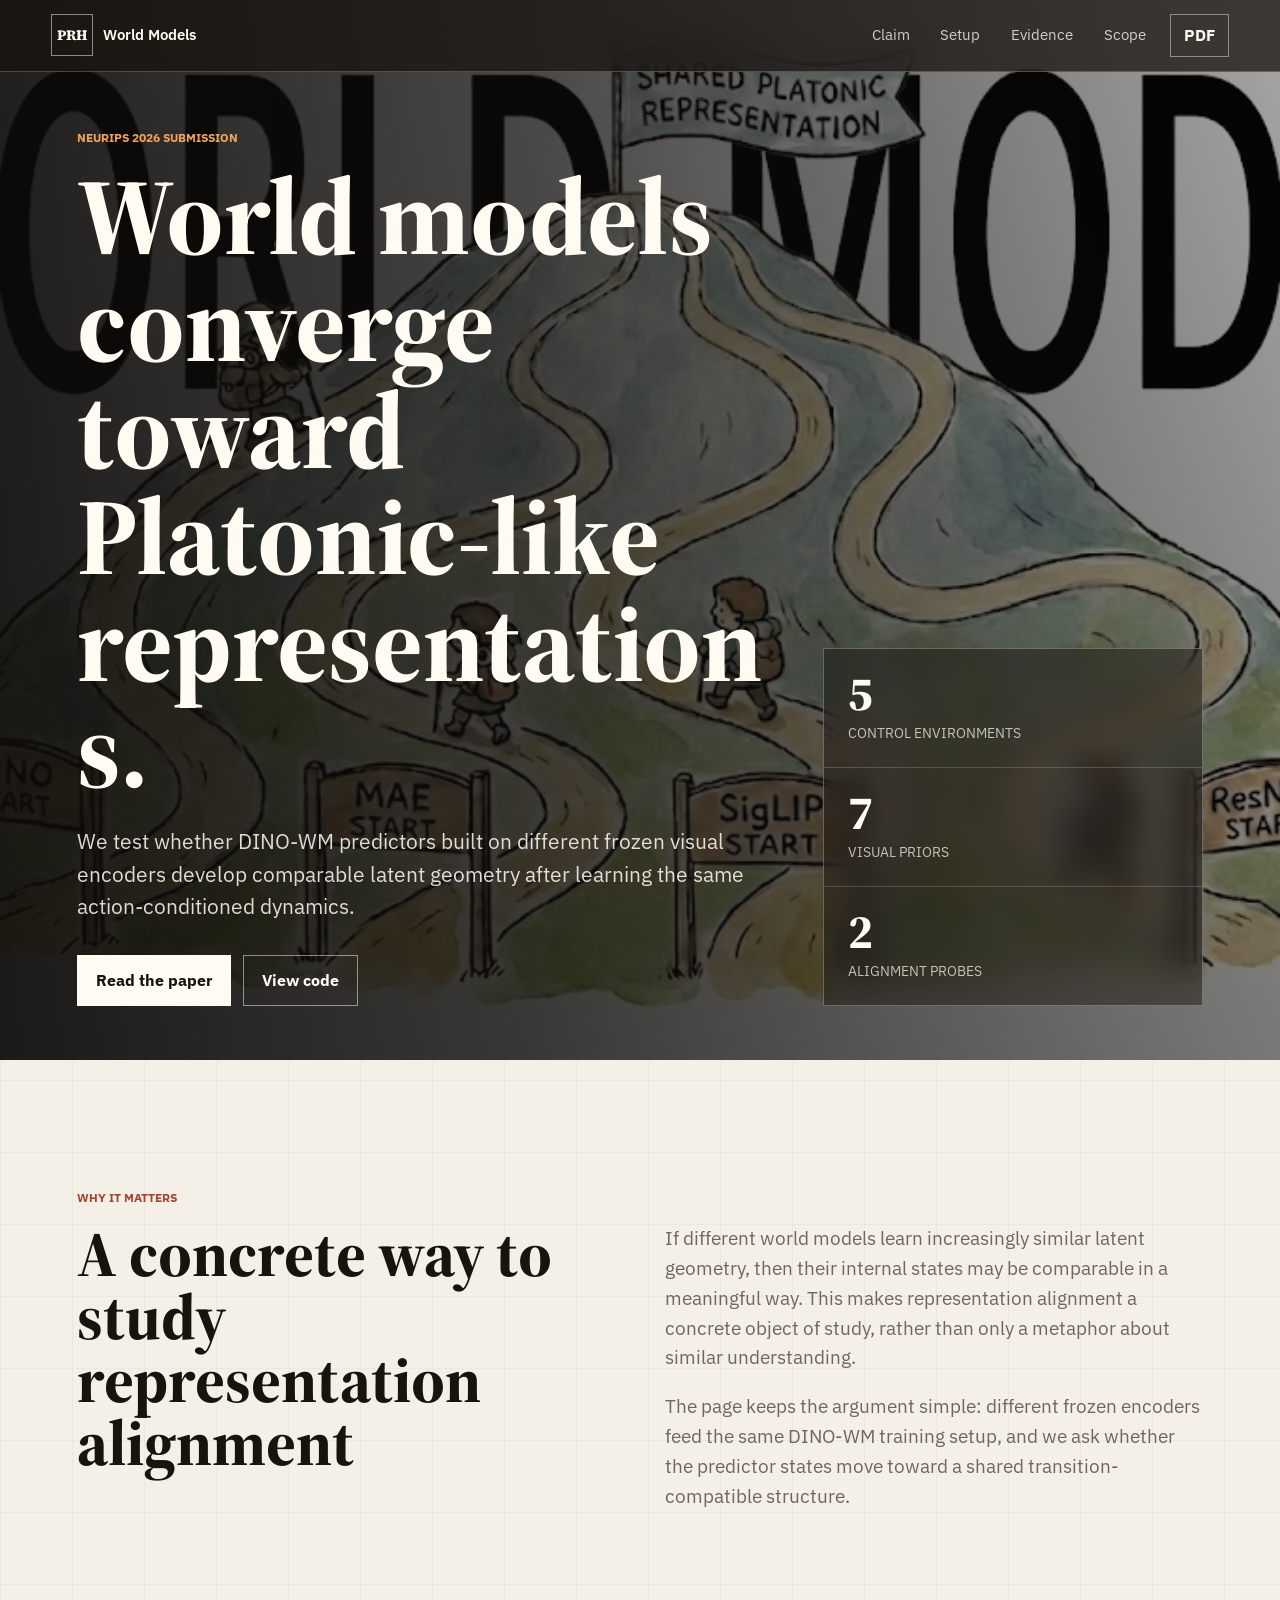
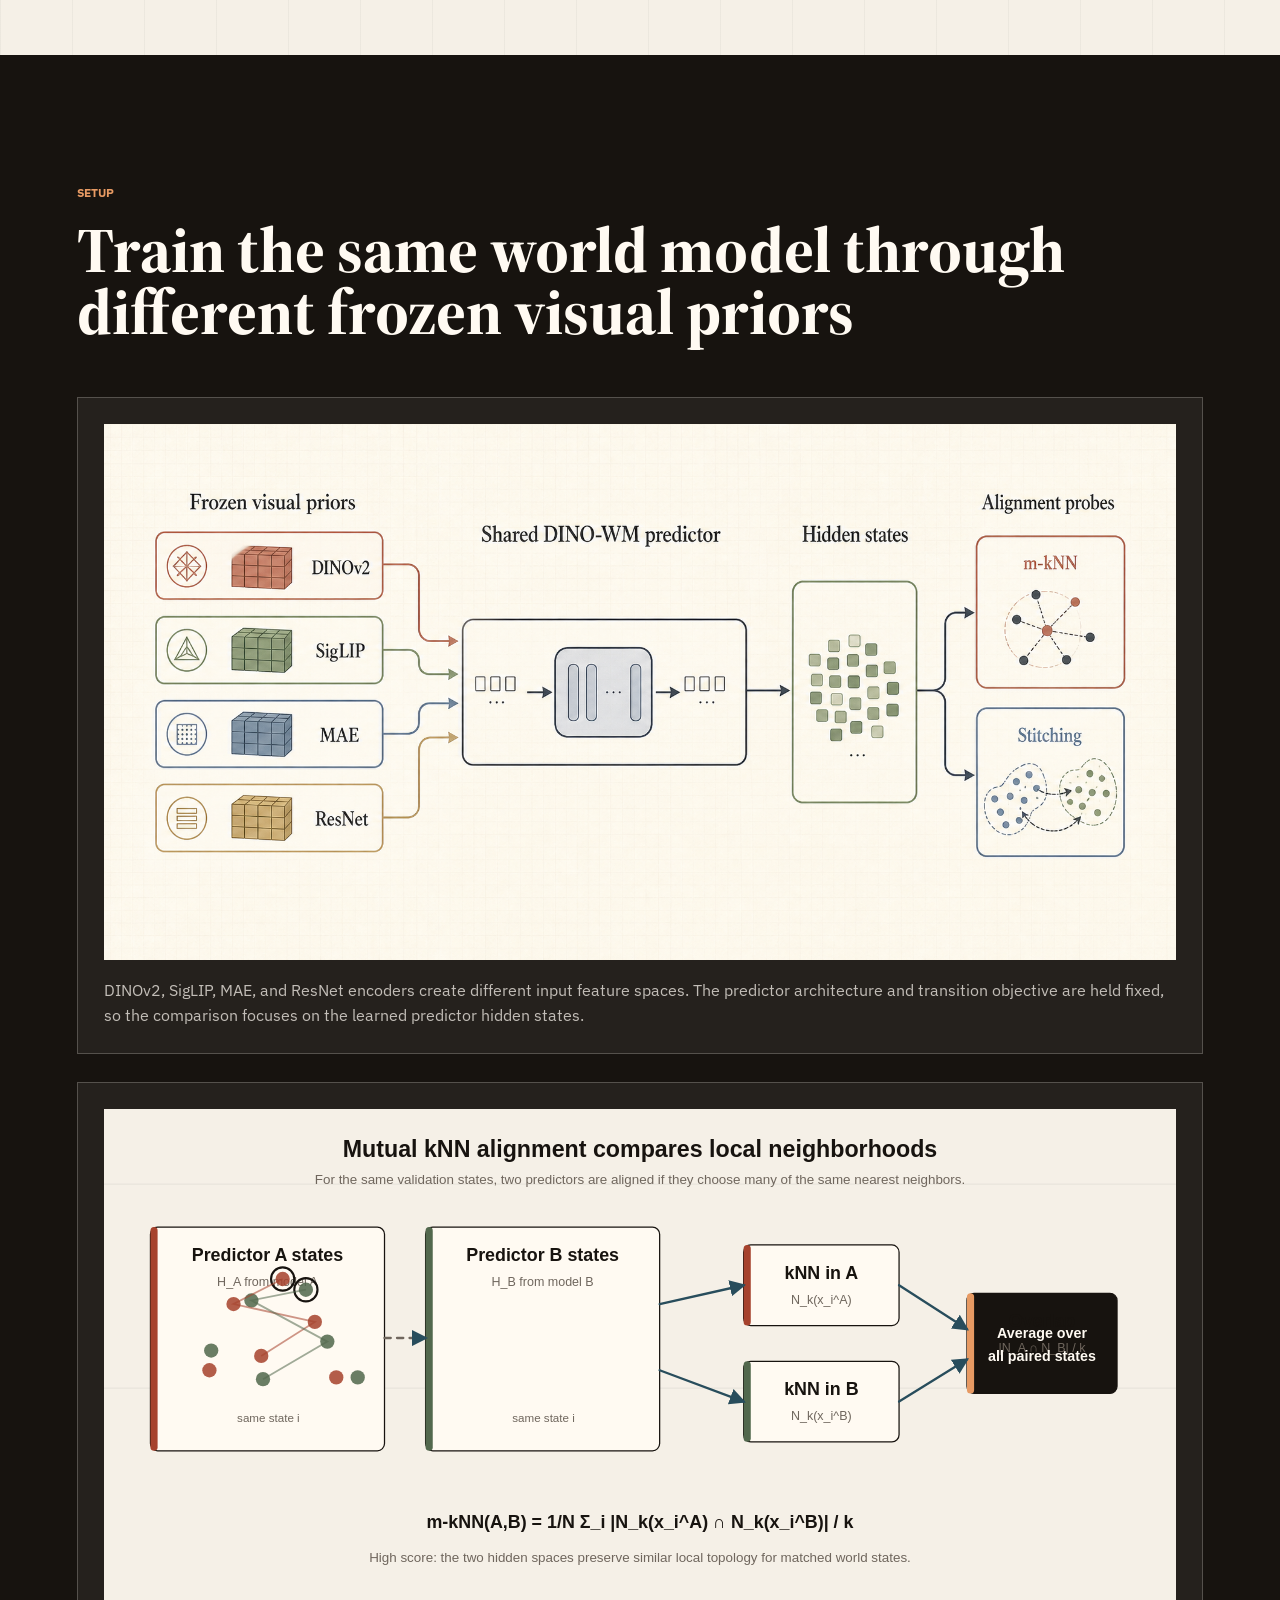
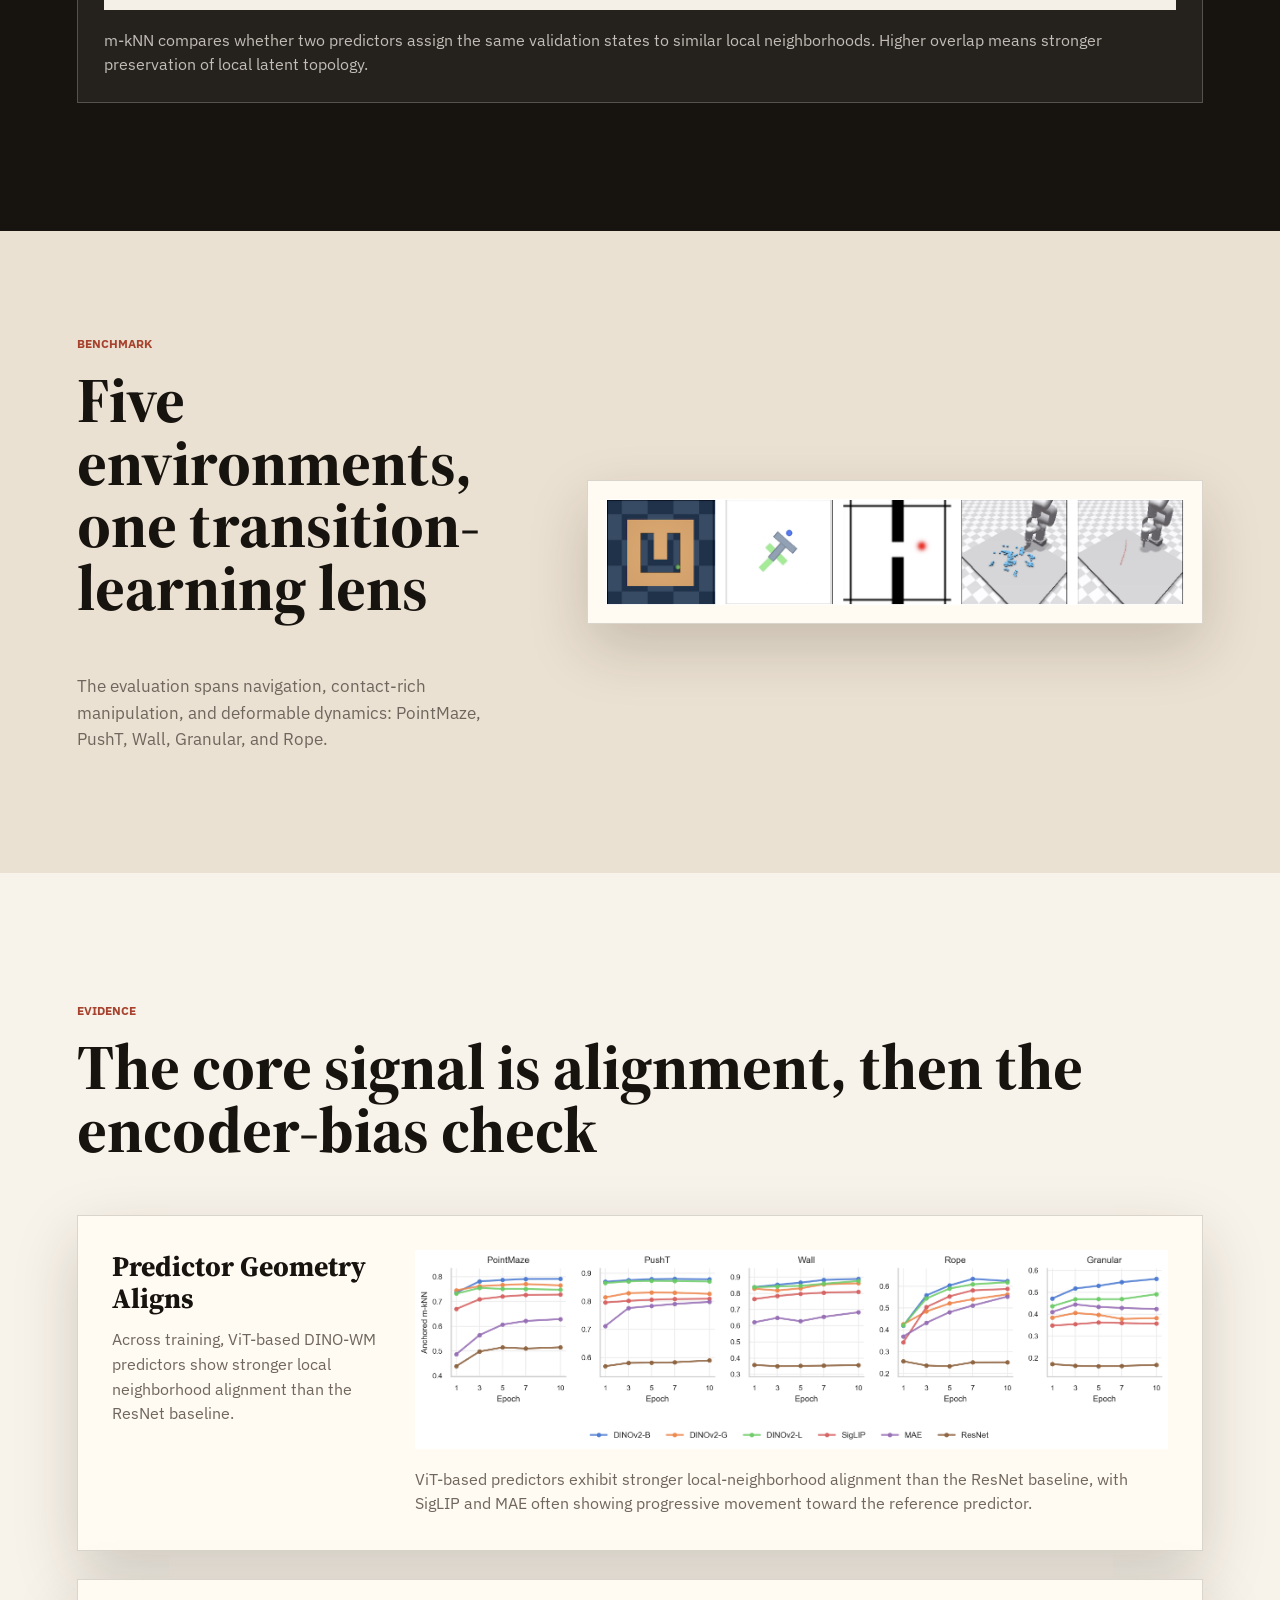
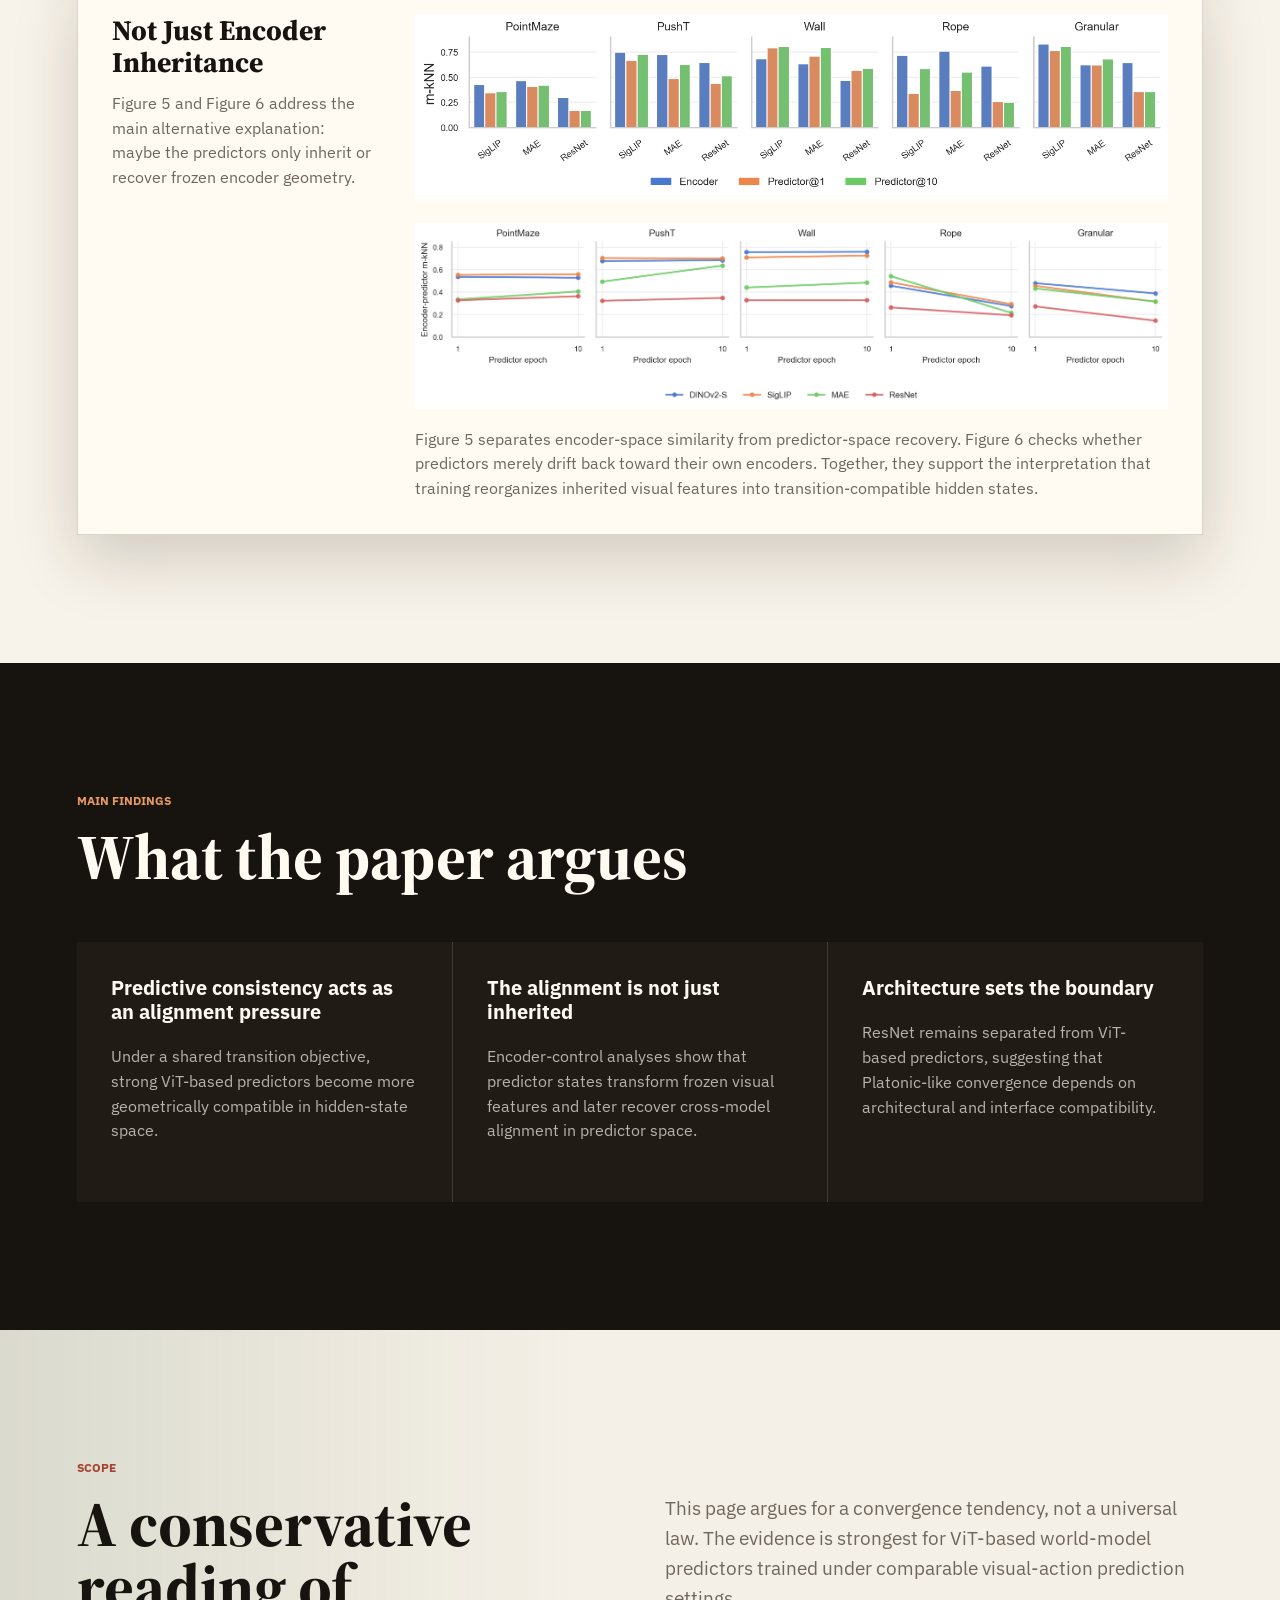
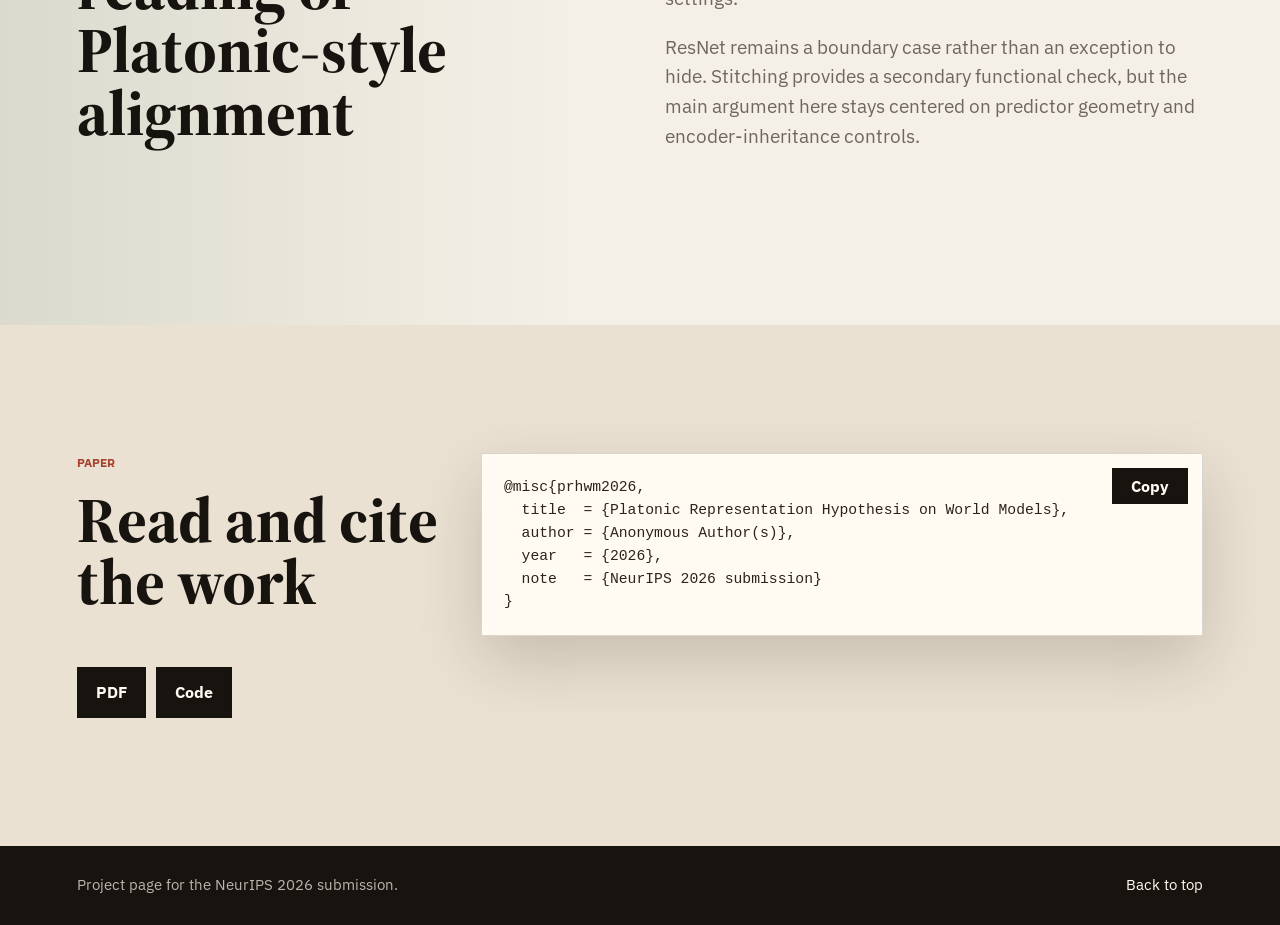
<file: index.html>
<!doctype html>
<html lang="en">
  <head>
    <meta charset="utf-8">
    <meta name="viewport" content="width=device-width, initial-scale=1">
    <title>Platonic Representation Hypothesis on World Models</title>
    <meta
      name="description"
      content="Project page for the NeurIPS 2026 paper: Platonic Representation Hypothesis on World Models."
    >
    <meta property="og:title" content="Platonic Representation Hypothesis on World Models">
    <meta
      property="og:description"
      content="A study of whether action-conditioned world models trained with different visual priors develop shared latent transition structure."
    >
    <meta property="og:image" content="assets/prh-wm/platonic-hypothesis.jpg">
    <meta property="og:type" content="website">
    <link
      rel="icon"
      href="data:image/svg+xml,%3Csvg xmlns='http://www.w3.org/2000/svg' viewBox='0 0 64 64'%3E%3Crect width='64' height='64' fill='%2317130f'/%3E%3Ctext x='32' y='39' text-anchor='middle' font-family='Georgia,serif' font-size='20' font-weight='700' fill='%23fffaf2'%3EPRH%3C/text%3E%3C/svg%3E"
    >
    <link rel="preconnect" href="https://fonts.googleapis.com">
    <link rel="preconnect" href="https://fonts.gstatic.com" crossorigin>
    <link
      href="https://fonts.googleapis.com/css2?family=IBM+Plex+Sans:wght@400;500;600;700&family=Source+Serif+4:opsz,wght@8..60,500;8..60,650;8..60,750&display=swap"
      rel="stylesheet"
    >
    <link rel="stylesheet" href="styles.css">
  </head>
  <body>
    <header class="site-header" aria-label="Primary navigation">
      <a class="mark" href="#top" aria-label="Back to top">
        <span class="mark-glyph">PRH</span>
        <span class="mark-text">World Models</span>
      </a>
      <nav class="nav-links" aria-label="Page sections">
        <a href="#claim">Claim</a>
        <a href="#setup">Setup</a>
        <a href="#evidence">Evidence</a>
        <a href="#limitations">Scope</a>
      </nav>
      <a class="nav-action" href="assets/prh-wm/prh-wm-neurips2026.pdf">PDF</a>
    </header>

    <main id="top">
      <section class="hero" aria-labelledby="paper-title">
        <div class="hero-media" aria-hidden="true">
          <img src="assets/prh-wm/platonic-hypothesis.jpg" alt="">
        </div>
        <div class="hero-overlay"></div>
        <div class="hero-content">
          <p class="venue">NeurIPS 2026 submission</p>
          <h1 id="paper-title">World models converge toward Platonic-like representations.</h1>
          <p class="hero-copy">
            We test whether DINO-WM predictors built on different frozen visual encoders
            develop comparable latent geometry after learning the same action-conditioned
            dynamics.
          </p>
          <div class="hero-actions" aria-label="Project links">
            <a class="button primary" href="assets/prh-wm/prh-wm-neurips2026.pdf">Read the paper</a>
            <a class="button secondary" href="https://github.com/sellerbubble/dino_wm">View code</a>
          </div>
        </div>
        <aside class="hero-stats" aria-label="Study overview">
          <div>
            <span class="stat-value">5</span>
            <span class="stat-label">control environments</span>
          </div>
          <div>
            <span class="stat-value">7</span>
            <span class="stat-label">visual priors</span>
          </div>
          <div>
            <span class="stat-value">2</span>
            <span class="stat-label">alignment probes</span>
          </div>
        </aside>
      </section>

      <section id="claim" class="section question-section">
        <div class="section-kicker">Why It Matters</div>
        <div class="split">
          <div>
            <h2>A concrete way to study representation alignment</h2>
          </div>
          <div class="prose">
            <p>
              If different world models learn increasingly similar latent geometry, then
              their internal states may be comparable in a meaningful way. This makes
              representation alignment a concrete object of study, rather than only a
              metaphor about similar understanding.
            </p>
            <p>
              The page keeps the argument simple: different frozen encoders feed the same
              DINO-WM training setup, and we ask whether the predictor states move toward
              a shared transition-compatible structure.
            </p>
          </div>
        </div>
      </section>

      <section id="setup" class="section method-section" aria-labelledby="setup-title">
        <div class="section-kicker">Setup</div>
        <h2 id="setup-title">Train the same world model through different frozen visual priors</h2>
        <div class="diagram-stack">
          <figure class="diagram-card">
            <img
              src="assets/prh-wm/setup-generated.png"
              alt="Conceptual diagram of frozen visual priors feeding a shared DINO-WM predictor."
            >
            <figcaption>
              DINOv2, SigLIP, MAE, and ResNet encoders create different input feature
              spaces. The predictor architecture and transition objective are held fixed,
              so the comparison focuses on the learned predictor hidden states.
            </figcaption>
          </figure>
          <figure class="diagram-card">
            <img
              src="assets/prh-wm/mknn-method.svg"
              alt="Diagram showing mutual k-nearest-neighbor alignment between two predictor hidden-state spaces."
            >
            <figcaption>
              m-kNN compares whether two predictors assign the same validation states to
              similar local neighborhoods. Higher overlap means stronger preservation of
              local latent topology.
            </figcaption>
          </figure>
        </div>
      </section>

      <section class="figure-band" aria-labelledby="tasks-title">
        <div class="figure-copy">
          <div class="section-kicker">Benchmark</div>
          <h2 id="tasks-title">Five environments, one transition-learning lens</h2>
          <p>
            The evaluation spans navigation, contact-rich manipulation, and deformable
            dynamics: PointMaze, PushT, Wall, Granular, and Rope.
          </p>
        </div>
        <figure>
          <img src="assets/prh-wm/tasks.png" alt="Five DINO-WM evaluation environments.">
        </figure>
      </section>

      <section id="evidence" class="section evidence-section" aria-labelledby="evidence-title">
        <div class="section-kicker">Evidence</div>
        <h2 id="evidence-title">The core signal is alignment, then the encoder-bias check</h2>
        <div class="evidence-stack">
          <article class="evidence-card">
            <div class="evidence-copy">
              <h3>Predictor Geometry Aligns</h3>
              <p>
                Across training, ViT-based DINO-WM predictors show stronger local
                neighborhood alignment than the ResNet baseline.
              </p>
            </div>
            <figure>
              <img src="assets/prh-wm/knn-trends.png" alt="m-kNN similarity trends across environments.">
              <figcaption>
                ViT-based predictors exhibit stronger local-neighborhood alignment than the
                ResNet baseline, with SigLIP and MAE often showing progressive movement
                toward the reference predictor.
              </figcaption>
            </figure>
          </article>
          <article class="evidence-card">
            <div class="evidence-copy">
              <h3>Not Just Encoder Inheritance</h3>
              <p>
                Figure 5 and Figure 6 address the main alternative explanation: maybe the
                predictors only inherit or recover frozen encoder geometry.
              </p>
            </div>
            <figure>
              <img src="assets/prh-wm/encoder-vs-predictor.png" alt="Figure 5: comparison of encoder-space and predictor-space alignment.">
              <img src="assets/prh-wm/within-model-encoder-predictor.png" alt="Figure 6: within-model encoder-predictor geometry analysis.">
              <figcaption>
                Figure 5 separates encoder-space similarity from predictor-space recovery.
                Figure 6 checks whether predictors merely drift back toward their own
                encoders. Together, they support the interpretation that training
                reorganizes inherited visual features into transition-compatible hidden
                states.
              </figcaption>
            </figure>
          </article>
        </div>
      </section>

      <section class="section findings-section" aria-labelledby="findings-title">
        <div class="section-kicker">Main Findings</div>
        <h2 id="findings-title">What the paper argues</h2>
        <div class="findings-grid">
          <article>
            <h3>Predictive consistency acts as an alignment pressure</h3>
            <p>
              Under a shared transition objective, strong ViT-based predictors become
              more geometrically compatible in hidden-state space.
            </p>
          </article>
          <article>
            <h3>The alignment is not just inherited</h3>
            <p>
              Encoder-control analyses show that predictor states transform frozen visual
              features and later recover cross-model alignment in predictor space.
            </p>
          </article>
          <article>
            <h3>Architecture sets the boundary</h3>
            <p>
              ResNet remains separated from ViT-based predictors, suggesting that
              Platonic-like convergence depends on architectural and interface
              compatibility.
            </p>
          </article>
        </div>
      </section>

      <section id="limitations" class="section limitations-section">
        <div class="section-kicker">Scope</div>
        <div class="split">
          <h2>A conservative reading of Platonic-style alignment</h2>
          <div class="prose">
            <p>
              This page argues for a convergence tendency, not a universal law. The
              evidence is strongest for ViT-based world-model predictors trained under
              comparable visual-action prediction settings.
            </p>
            <p>
              ResNet remains a boundary case rather than an exception to hide. Stitching
              provides a secondary functional check, but the main argument here stays
              centered on predictor geometry and encoder-inheritance controls.
            </p>
          </div>
        </div>
      </section>

      <section id="paper" class="section citation-section" aria-labelledby="citation-title">
        <div>
          <div class="section-kicker">Paper</div>
          <h2 id="citation-title">Read and cite the work</h2>
          <div class="paper-links" aria-label="Paper resources">
            <a class="button paper-button" href="assets/prh-wm/prh-wm-neurips2026.pdf">PDF</a>
            <a class="button paper-button" href="https://github.com/sellerbubble/dino_wm">Code</a>
          </div>
        </div>
        <div class="citation-box">
          <pre><code id="citation">@misc{prhwm2026,
  title  = {Platonic Representation Hypothesis on World Models},
  author = {Anonymous Author(s)},
  year   = {2026},
  note   = {NeurIPS 2026 submission}
}</code></pre>
          <button class="copy-button" type="button" data-copy-target="citation">Copy</button>
        </div>
      </section>
    </main>

    <footer class="footer">
      <p>Project page for the NeurIPS 2026 submission.</p>
      <a href="#top">Back to top</a>
    </footer>

    <script src="script.js"></script>
  </body>
</html>
</file>
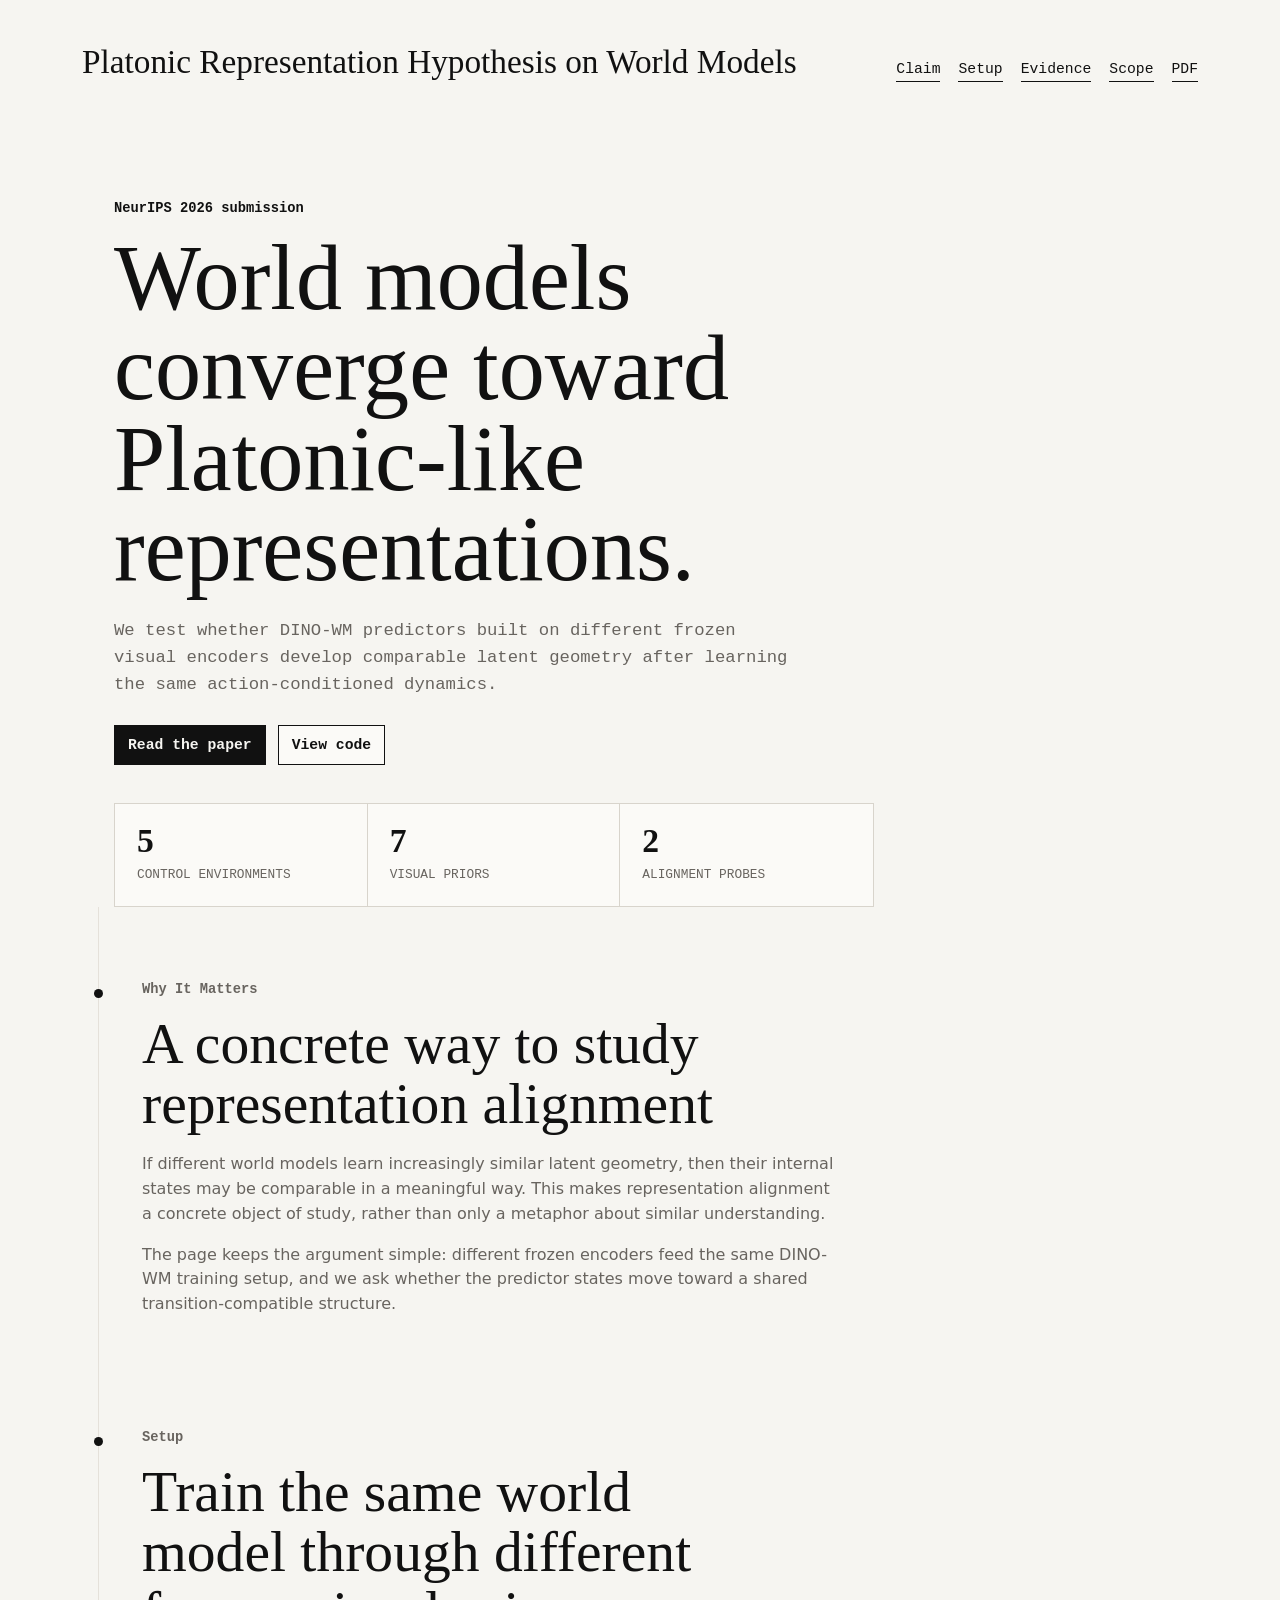
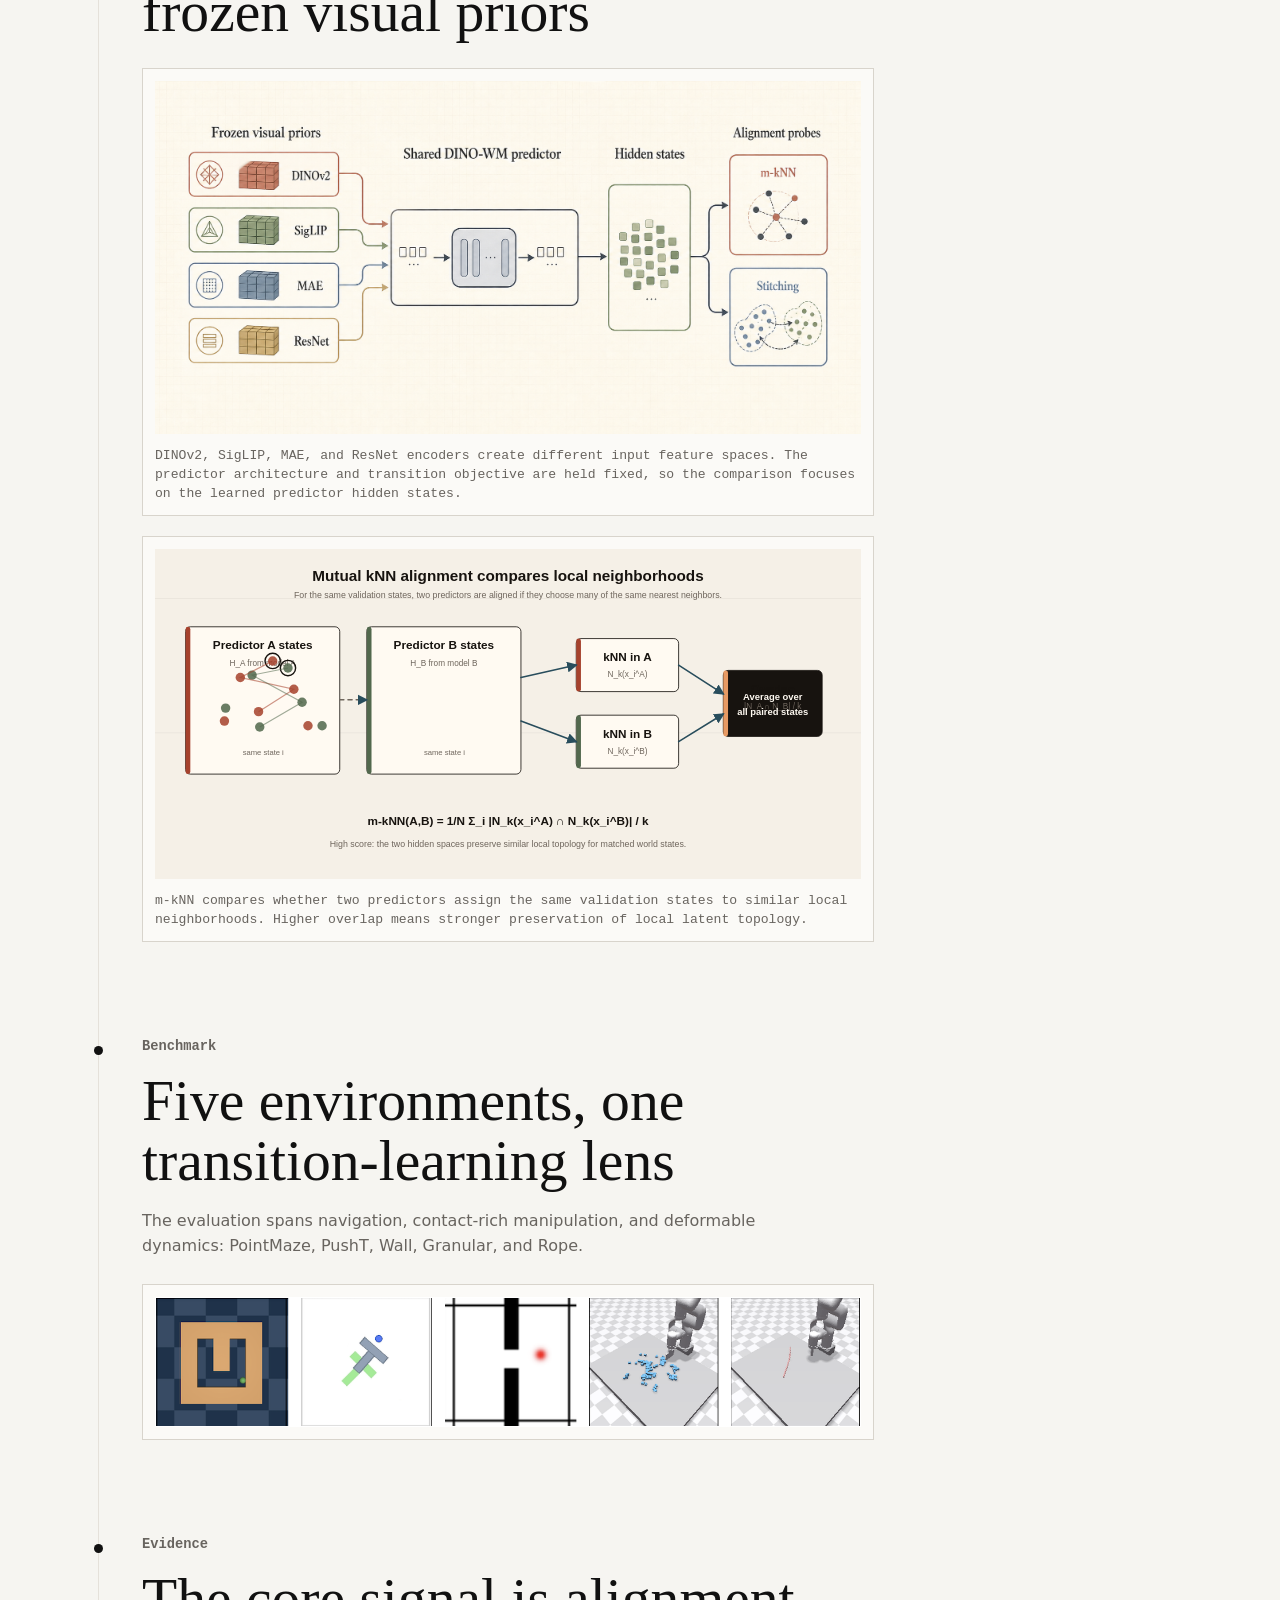
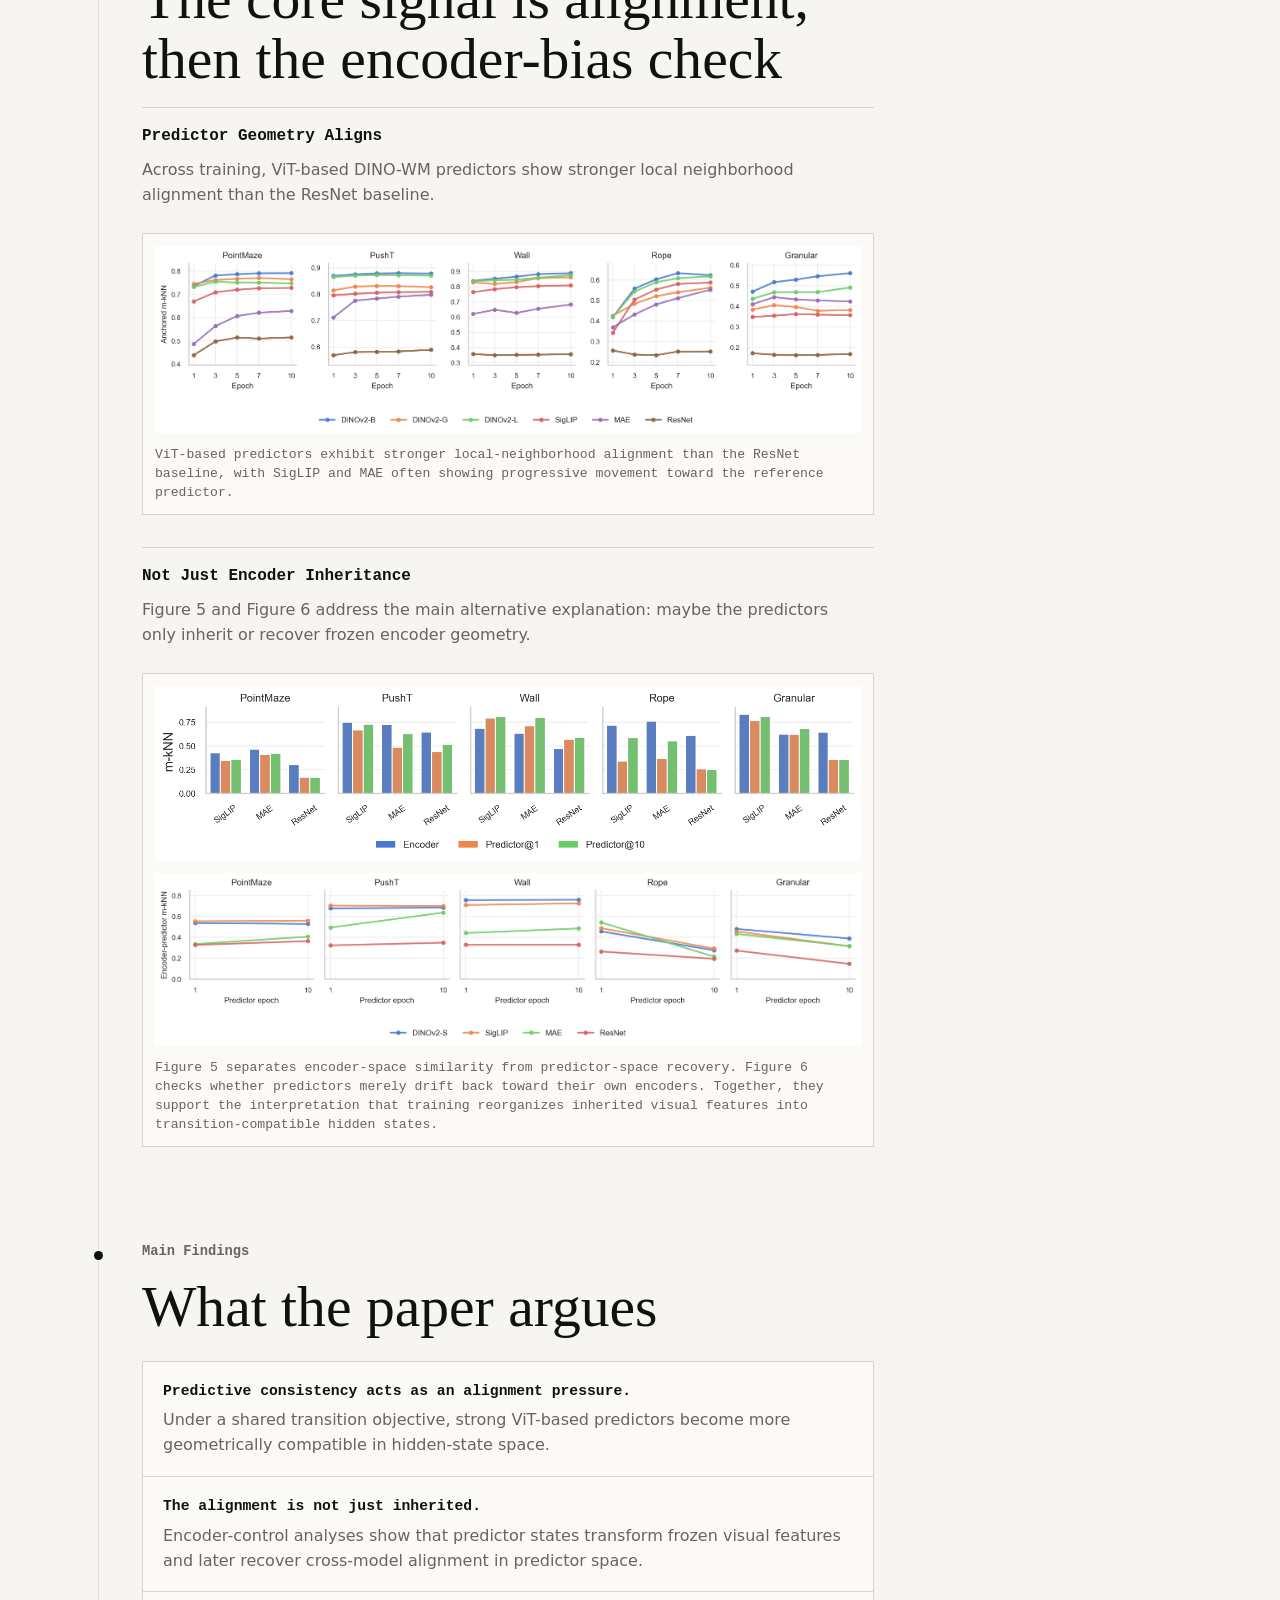
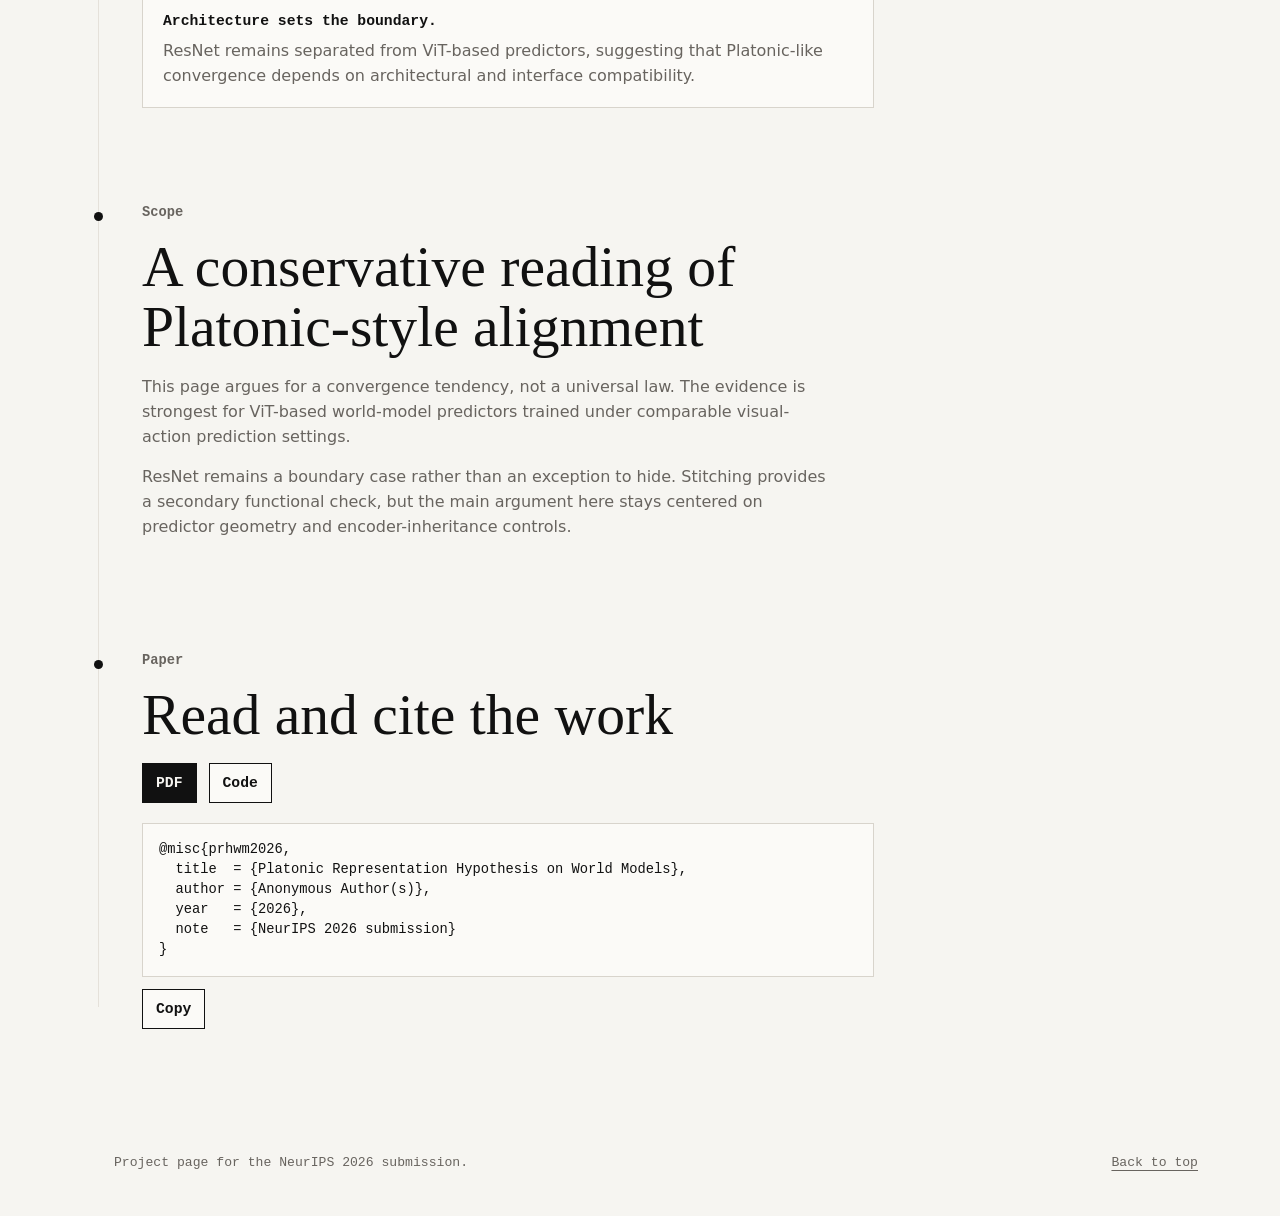
<file: simple/index.html>
<!doctype html>
<html lang="en">
  <head>
    <meta charset="utf-8">
    <meta name="viewport" content="width=device-width, initial-scale=1">
    <title>Platonic Representation Hypothesis on World Models</title>
    <meta
      name="description"
      content="Project page for the NeurIPS 2026 paper: Platonic Representation Hypothesis on World Models."
    >
    <meta property="og:title" content="Platonic Representation Hypothesis on World Models">
    <meta
      property="og:description"
      content="A study of whether action-conditioned world models trained with different visual priors develop shared latent transition structure."
    >
    <meta property="og:image" content="../assets/prh-wm/platonic-hypothesis.jpg">
    <meta property="og:type" content="website">
    <link
      rel="icon"
      href="data:image/svg+xml,%3Csvg xmlns='http://www.w3.org/2000/svg' viewBox='0 0 64 64'%3E%3Crect width='64' height='64' fill='%23111111'/%3E%3Ctext x='32' y='39' text-anchor='middle' font-family='Georgia,serif' font-size='20' font-weight='700' fill='%23f7f6f2'%3EPRH%3C/text%3E%3C/svg%3E"
    >
    <link rel="stylesheet" href="styles.css">
  </head>
  <body>
    <header class="site-header" aria-label="Primary navigation">
      <a class="brand" href="#top">Platonic Representation Hypothesis on World Models</a>
      <nav aria-label="Page sections">
        <a href="#claim">Claim</a>
        <a href="#setup">Setup</a>
        <a href="#evidence">Evidence</a>
        <a href="#scope">Scope</a>
        <a href="../assets/prh-wm/prh-wm-neurips2026.pdf">PDF</a>
      </nav>
    </header>

    <main id="top">
      <section class="hero">
        <p class="meta">NeurIPS 2026 submission</p>
        <h1>World models converge toward Platonic-like representations.</h1>
        <p class="lead">
          We test whether DINO-WM predictors built on different frozen visual encoders
          develop comparable latent geometry after learning the same action-conditioned
          dynamics.
        </p>
        <div class="actions" aria-label="Project links">
          <a href="../assets/prh-wm/prh-wm-neurips2026.pdf">Read the paper</a>
          <a href="https://github.com/sellerbubble/dino_wm">View code</a>
        </div>
      </section>

      <section class="metrics" aria-label="Study overview">
        <div>
          <strong>5</strong>
          <span>control environments</span>
        </div>
        <div>
          <strong>7</strong>
          <span>visual priors</span>
        </div>
        <div>
          <strong>2</strong>
          <span>alignment probes</span>
        </div>
      </section>

      <section id="claim" class="entry">
        <div class="marker" aria-hidden="true"></div>
        <article>
          <p class="section-label">Why It Matters</p>
          <h2>A concrete way to study representation alignment</h2>
          <p>
            If different world models learn increasingly similar latent geometry, then
            their internal states may be comparable in a meaningful way. This makes
            representation alignment a concrete object of study, rather than only a
            metaphor about similar understanding.
          </p>
          <p>
            The page keeps the argument simple: different frozen encoders feed the same
            DINO-WM training setup, and we ask whether the predictor states move toward
            a shared transition-compatible structure.
          </p>
        </article>
      </section>

      <section id="setup" class="entry">
        <div class="marker" aria-hidden="true"></div>
        <article>
          <p class="section-label">Setup</p>
          <h2>Train the same world model through different frozen visual priors</h2>
          <figure>
            <img
              src="../assets/prh-wm/setup-generated.png"
              alt="Conceptual diagram of frozen visual priors feeding a shared DINO-WM predictor."
            >
            <figcaption>
              DINOv2, SigLIP, MAE, and ResNet encoders create different input feature
              spaces. The predictor architecture and transition objective are held fixed,
              so the comparison focuses on the learned predictor hidden states.
            </figcaption>
          </figure>
          <figure>
            <img
              src="../assets/prh-wm/mknn-method.svg"
              alt="Diagram showing mutual k-nearest-neighbor alignment between two predictor hidden-state spaces."
            >
            <figcaption>
              m-kNN compares whether two predictors assign the same validation states to
              similar local neighborhoods. Higher overlap means stronger preservation of
              local latent topology.
            </figcaption>
          </figure>
        </article>
      </section>

      <section class="entry">
        <div class="marker" aria-hidden="true"></div>
        <article>
          <p class="section-label">Benchmark</p>
          <h2>Five environments, one transition-learning lens</h2>
          <p>
            The evaluation spans navigation, contact-rich manipulation, and deformable
            dynamics: PointMaze, PushT, Wall, Granular, and Rope.
          </p>
          <figure>
            <img src="../assets/prh-wm/tasks.png" alt="Five DINO-WM evaluation environments.">
          </figure>
        </article>
      </section>

      <section id="evidence" class="entry">
        <div class="marker" aria-hidden="true"></div>
        <article>
          <p class="section-label">Evidence</p>
          <h2>The core signal is alignment, then the encoder-bias check</h2>
          <div class="evidence-item">
            <h3>Predictor Geometry Aligns</h3>
            <p>
              Across training, ViT-based DINO-WM predictors show stronger local
              neighborhood alignment than the ResNet baseline.
            </p>
            <figure>
              <img src="../assets/prh-wm/knn-trends.png" alt="m-kNN similarity trends across environments.">
              <figcaption>
                ViT-based predictors exhibit stronger local-neighborhood alignment than the
                ResNet baseline, with SigLIP and MAE often showing progressive movement
                toward the reference predictor.
              </figcaption>
            </figure>
          </div>
          <div class="evidence-item">
            <h3>Not Just Encoder Inheritance</h3>
            <p>
              Figure 5 and Figure 6 address the main alternative explanation: maybe the
              predictors only inherit or recover frozen encoder geometry.
            </p>
            <figure>
              <img src="../assets/prh-wm/encoder-vs-predictor.png" alt="Figure 5: comparison of encoder-space and predictor-space alignment.">
              <img src="../assets/prh-wm/within-model-encoder-predictor.png" alt="Figure 6: within-model encoder-predictor geometry analysis.">
              <figcaption>
                Figure 5 separates encoder-space similarity from predictor-space recovery.
                Figure 6 checks whether predictors merely drift back toward their own
                encoders. Together, they support the interpretation that training
                reorganizes inherited visual features into transition-compatible hidden
                states.
              </figcaption>
            </figure>
          </div>
        </article>
      </section>

      <section class="entry">
        <div class="marker" aria-hidden="true"></div>
        <article>
          <p class="section-label">Main Findings</p>
          <h2>What the paper argues</h2>
          <ol class="findings">
            <li>
              <strong>Predictive consistency acts as an alignment pressure.</strong>
              Under a shared transition objective, strong ViT-based predictors become
              more geometrically compatible in hidden-state space.
            </li>
            <li>
              <strong>The alignment is not just inherited.</strong>
              Encoder-control analyses show that predictor states transform frozen visual
              features and later recover cross-model alignment in predictor space.
            </li>
            <li>
              <strong>Architecture sets the boundary.</strong>
              ResNet remains separated from ViT-based predictors, suggesting that
              Platonic-like convergence depends on architectural and interface
              compatibility.
            </li>
          </ol>
        </article>
      </section>

      <section id="scope" class="entry">
        <div class="marker" aria-hidden="true"></div>
        <article>
          <p class="section-label">Scope</p>
          <h2>A conservative reading of Platonic-style alignment</h2>
          <p>
            This page argues for a convergence tendency, not a universal law. The
            evidence is strongest for ViT-based world-model predictors trained under
            comparable visual-action prediction settings.
          </p>
          <p>
            ResNet remains a boundary case rather than an exception to hide. Stitching
            provides a secondary functional check, but the main argument here stays
            centered on predictor geometry and encoder-inheritance controls.
          </p>
        </article>
      </section>

      <section class="entry paper-entry">
        <div class="marker" aria-hidden="true"></div>
        <article>
          <p class="section-label">Paper</p>
          <h2>Read and cite the work</h2>
          <div class="actions inline-actions" aria-label="Paper resources">
            <a href="../assets/prh-wm/prh-wm-neurips2026.pdf">PDF</a>
            <a href="https://github.com/sellerbubble/dino_wm">Code</a>
          </div>
          <pre><code id="citation">@misc{prhwm2026,
  title  = {Platonic Representation Hypothesis on World Models},
  author = {Anonymous Author(s)},
  year   = {2026},
  note   = {NeurIPS 2026 submission}
}</code></pre>
          <button class="copy-button" type="button" data-copy-target="citation">Copy</button>
        </article>
      </section>
    </main>

    <footer>
      <span>Project page for the NeurIPS 2026 submission.</span>
      <a href="#top">Back to top</a>
    </footer>

    <script src="../script.js"></script>
  </body>
</html>
</file>
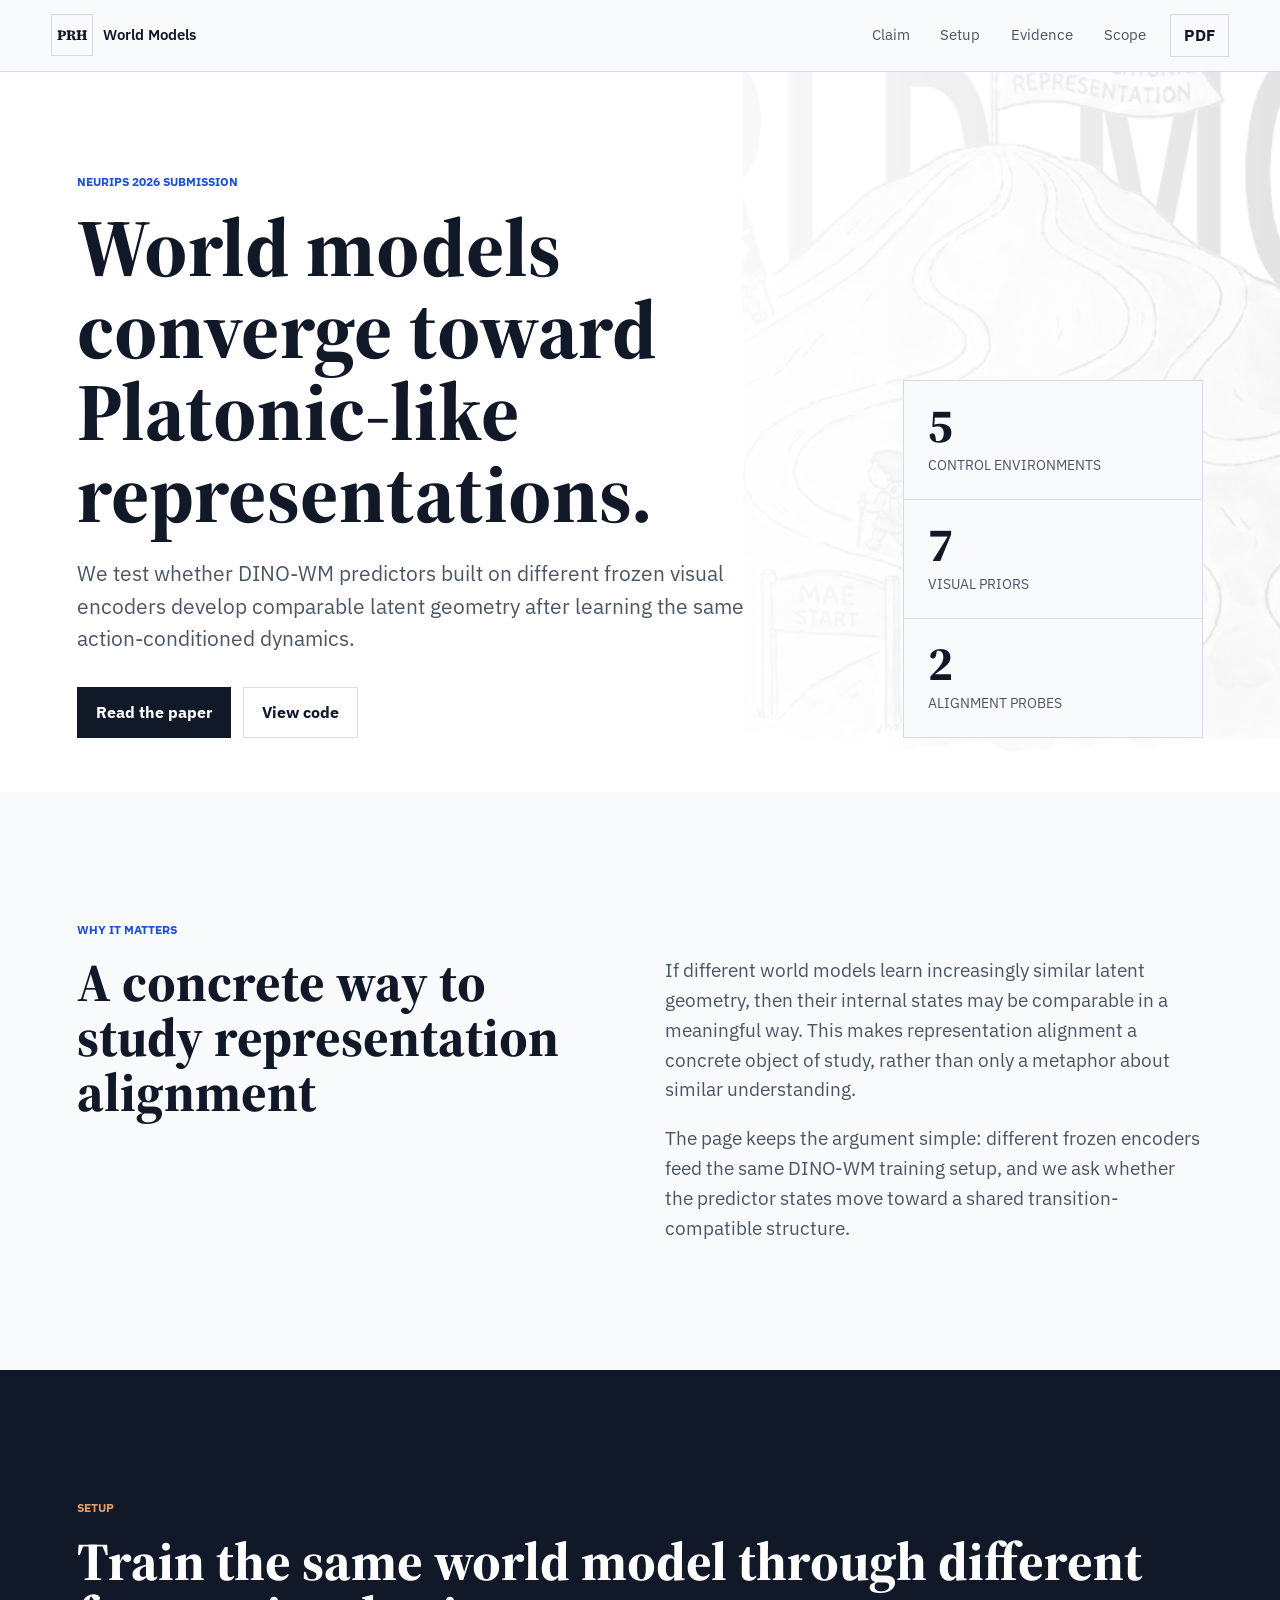
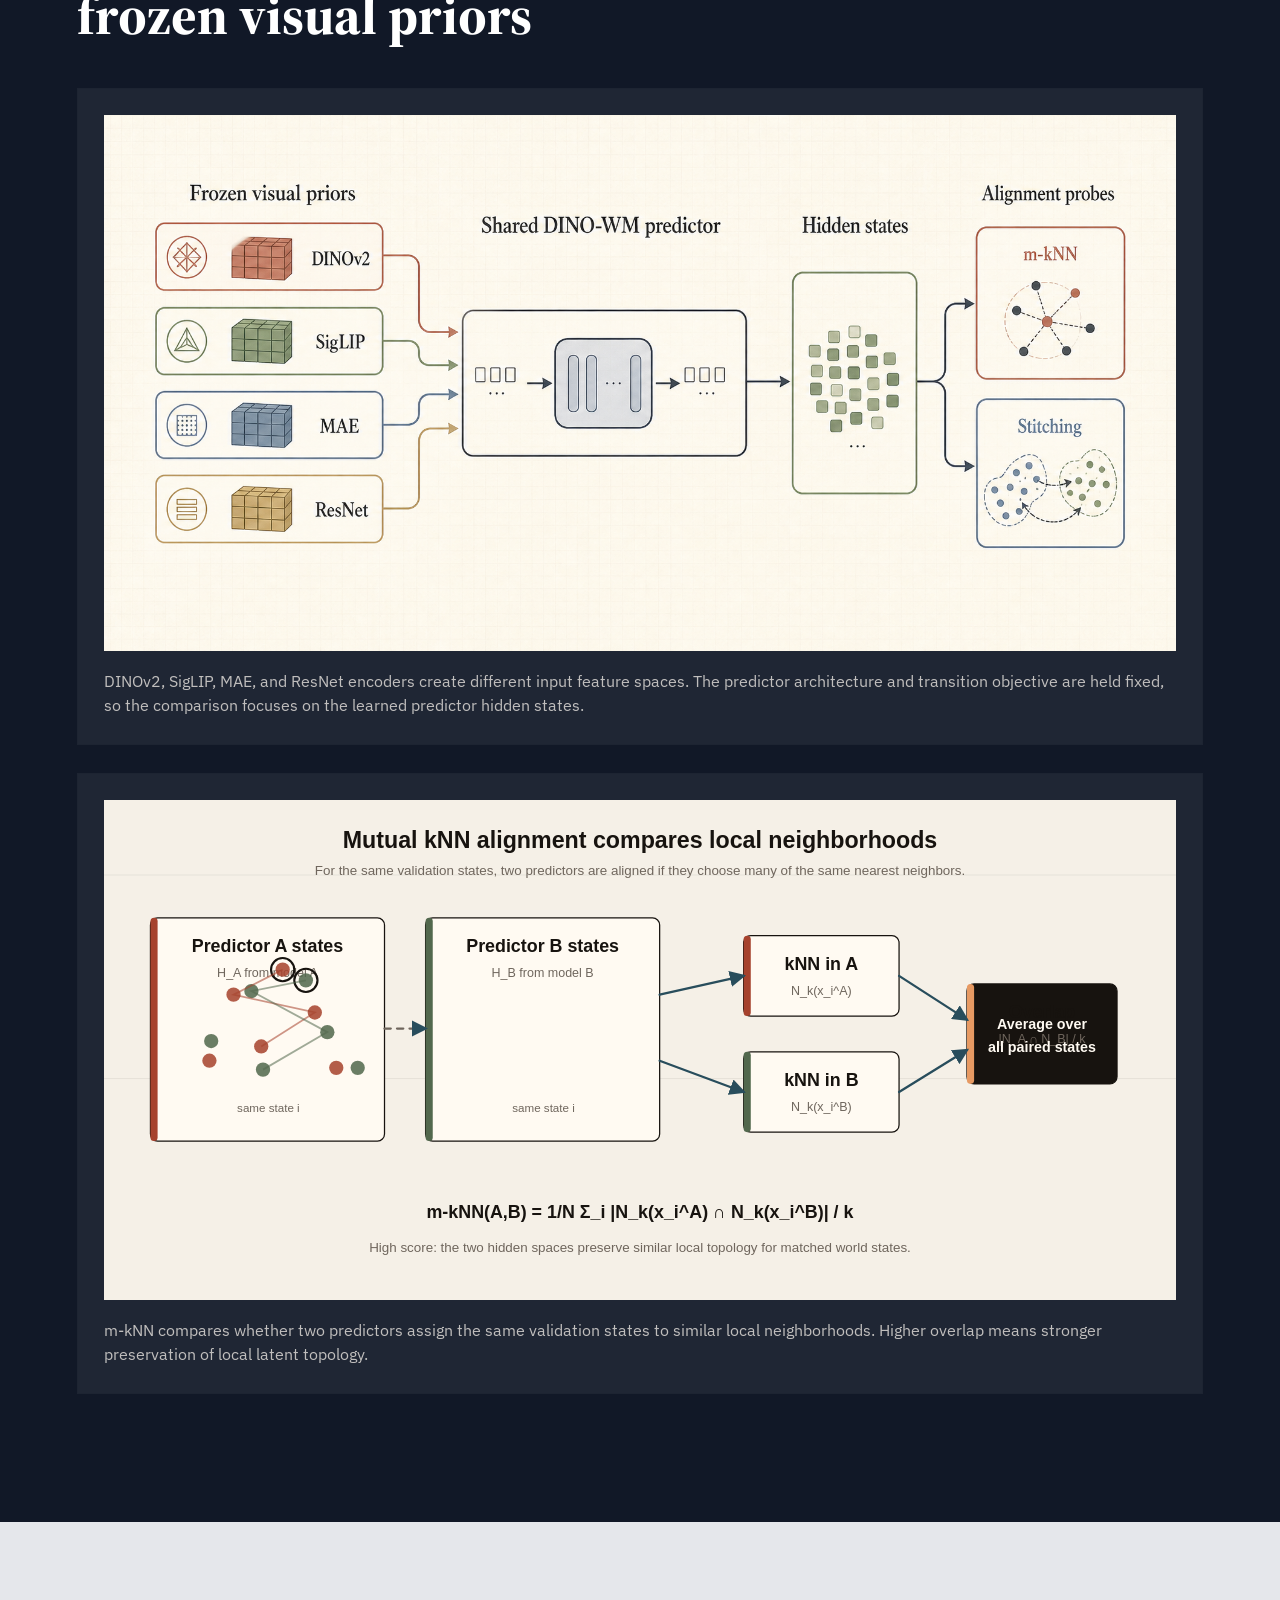
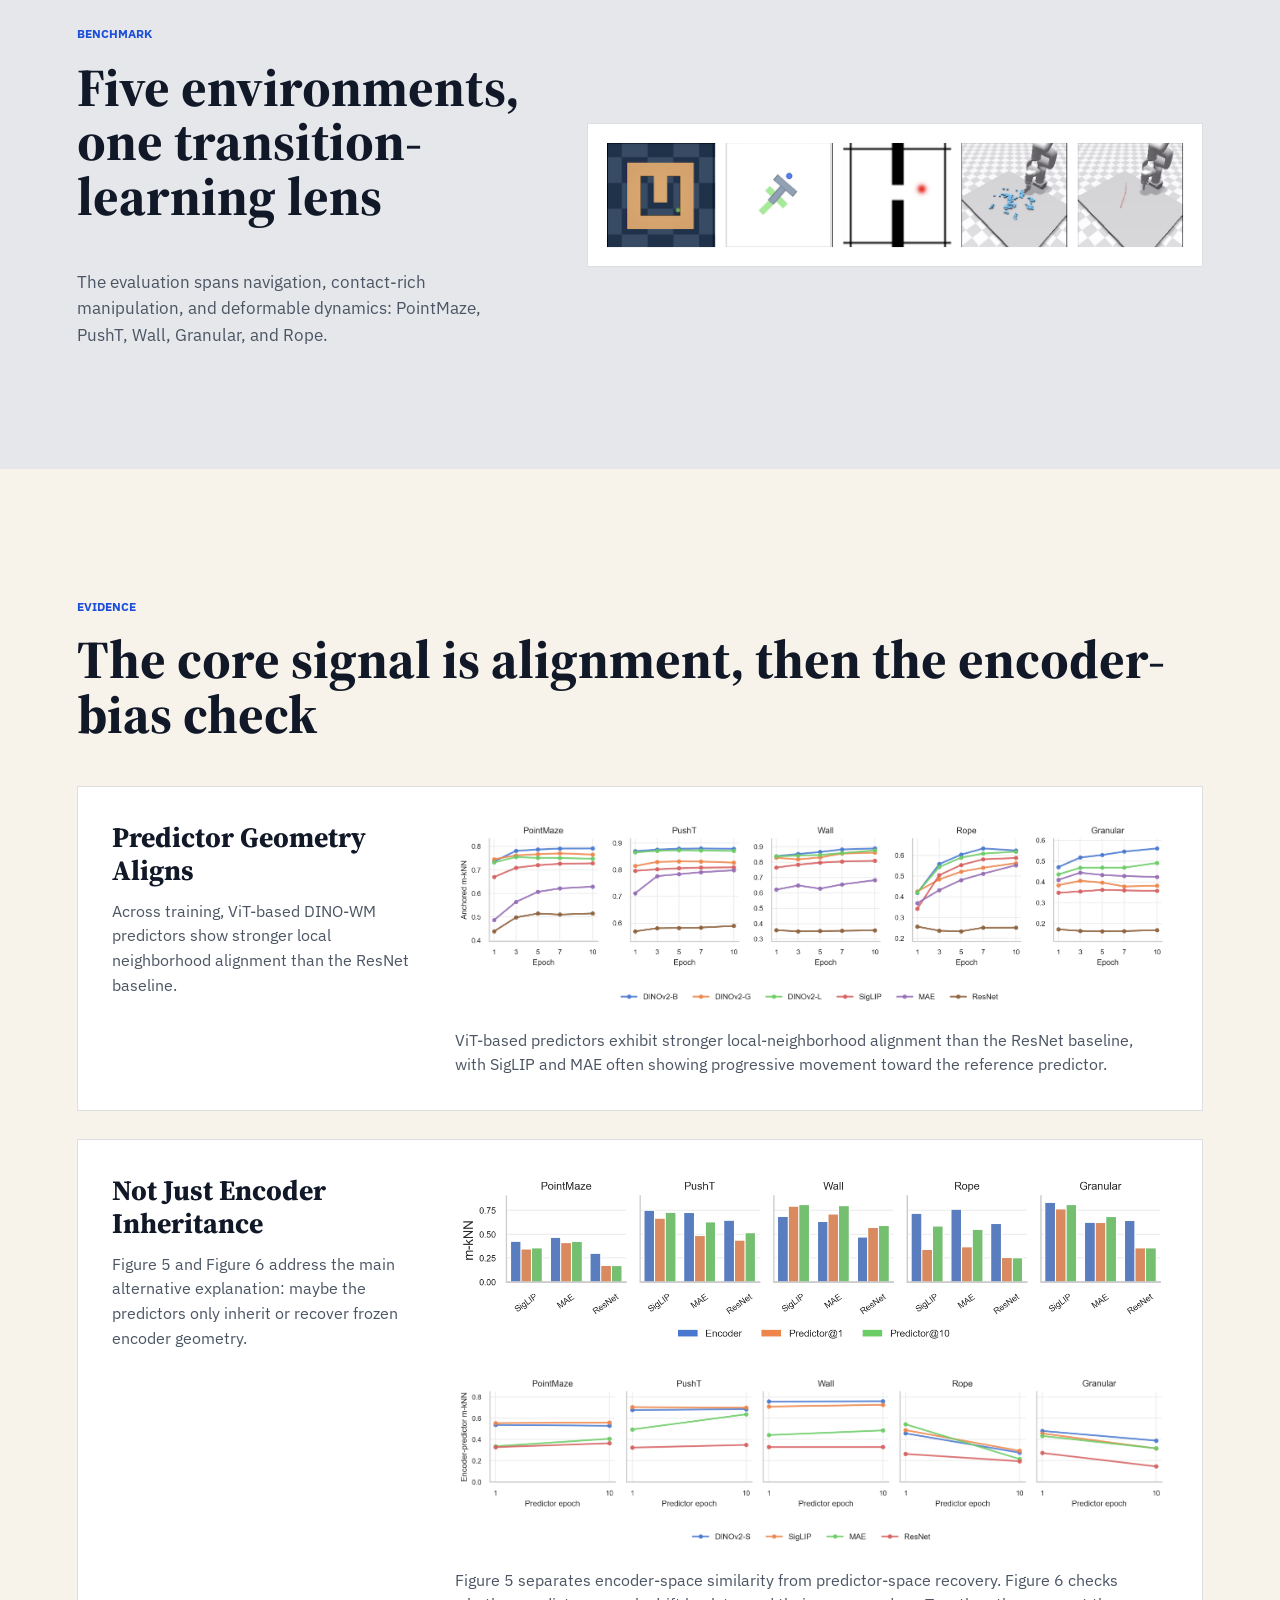
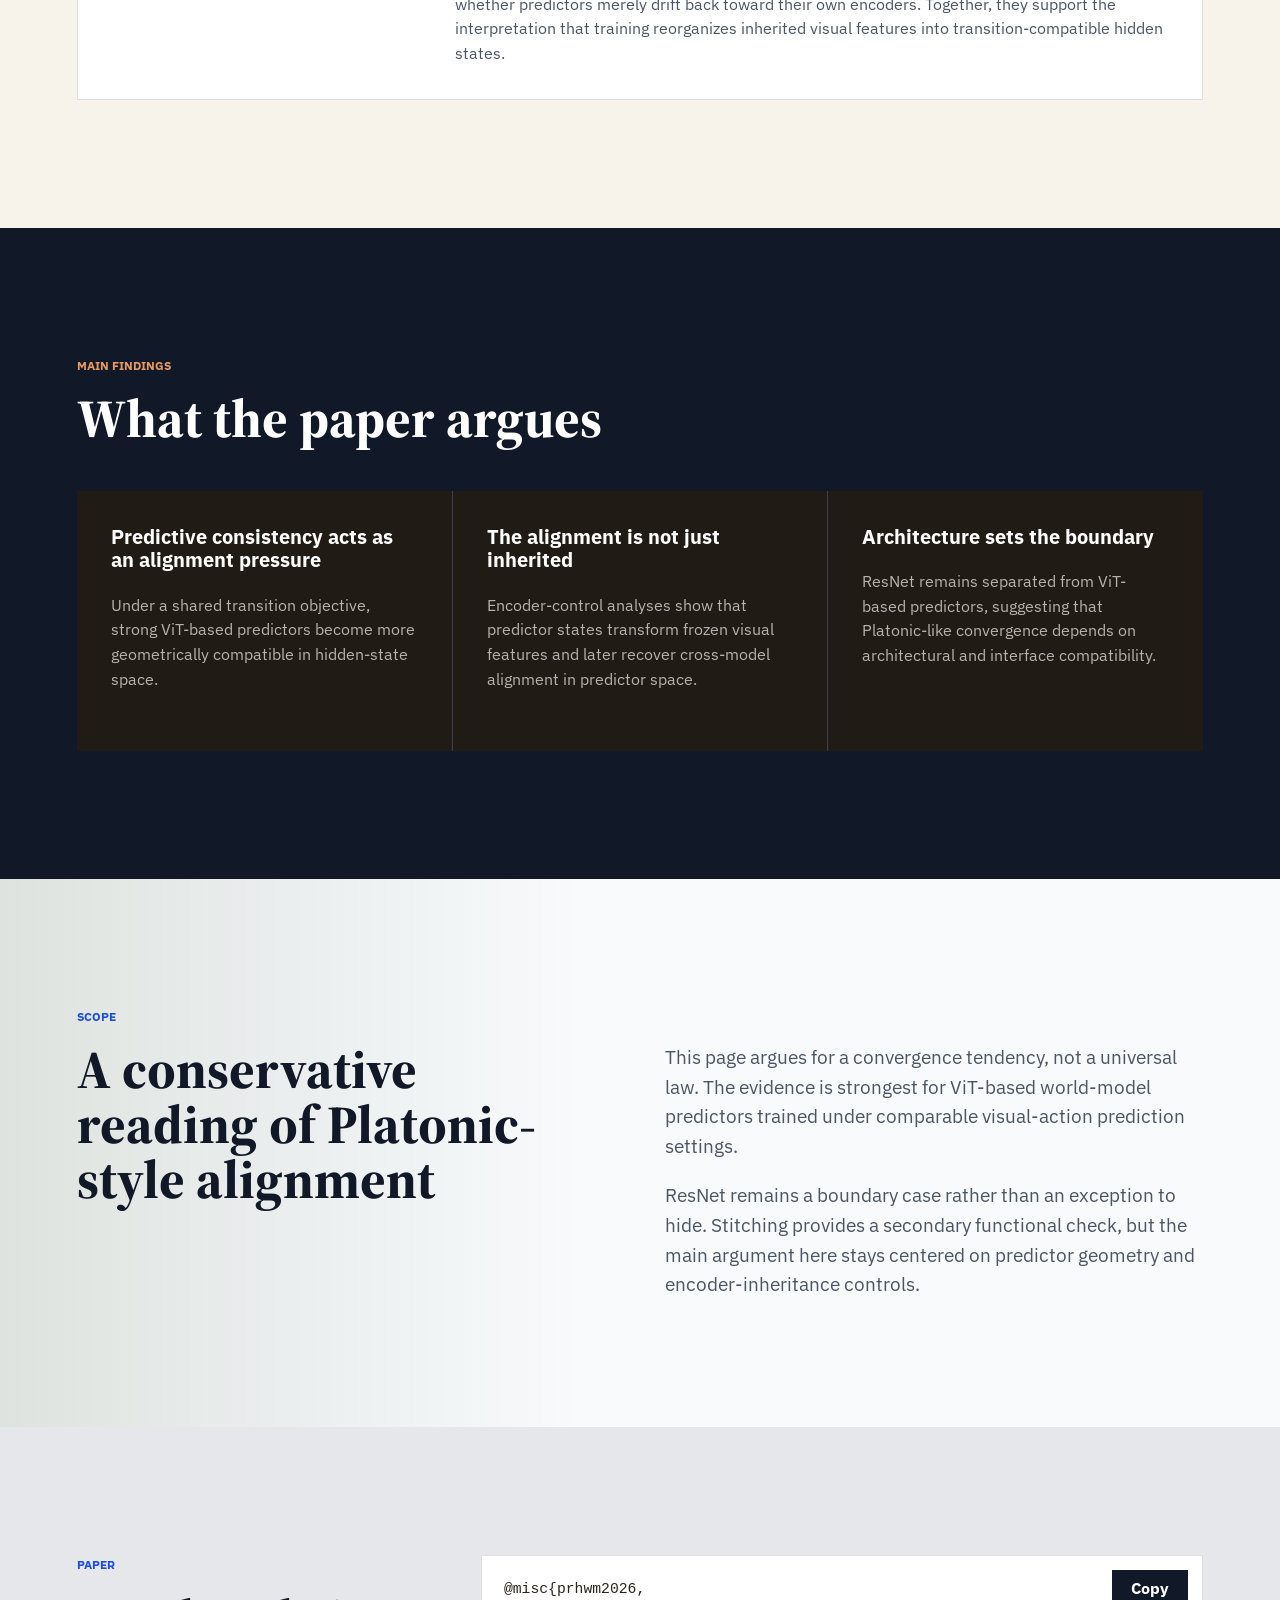
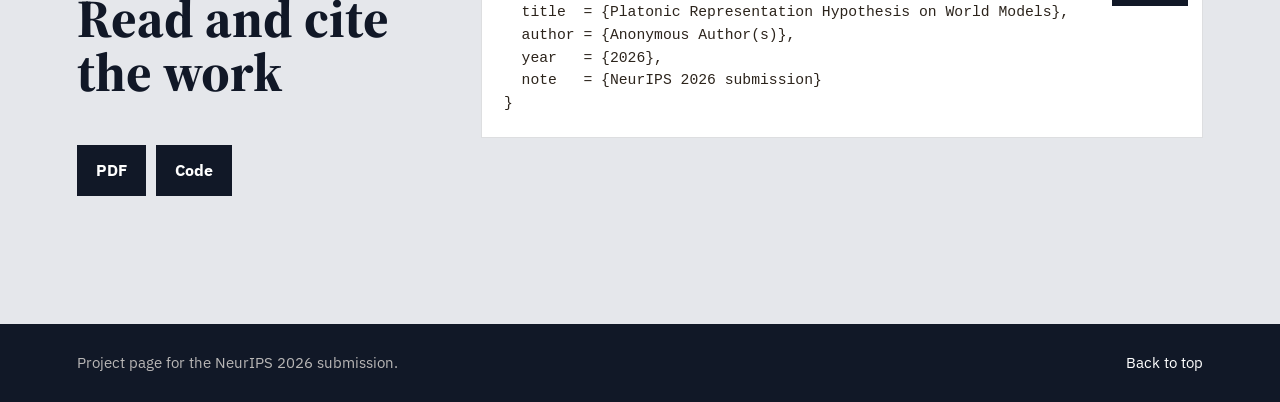
<file: v1/index.html>
<!doctype html>
<html lang="en">
  <head>
    <meta charset="utf-8">
    <meta name="viewport" content="width=device-width, initial-scale=1">
    <title>Platonic Representation Hypothesis on World Models</title>
    <meta
      name="description"
      content="Project page for the NeurIPS 2026 paper: Platonic Representation Hypothesis on World Models."
    >
    <meta property="og:title" content="Platonic Representation Hypothesis on World Models">
    <meta
      property="og:description"
      content="A study of whether action-conditioned world models trained with different visual priors develop shared latent transition structure."
    >
    <meta property="og:image" content="../assets/prh-wm/platonic-hypothesis.jpg">
    <meta property="og:type" content="website">
    <link
      rel="icon"
      href="data:image/svg+xml,%3Csvg xmlns='http://www.w3.org/2000/svg' viewBox='0 0 64 64'%3E%3Crect width='64' height='64' fill='%2317130f'/%3E%3Ctext x='32' y='39' text-anchor='middle' font-family='Georgia,serif' font-size='20' font-weight='700' fill='%23fffaf2'%3EPRH%3C/text%3E%3C/svg%3E"
    >
    <link rel="preconnect" href="https://fonts.googleapis.com">
    <link rel="preconnect" href="https://fonts.gstatic.com" crossorigin>
    <link
      href="https://fonts.googleapis.com/css2?family=IBM+Plex+Sans:wght@400;500;600;700&family=Source+Serif+4:opsz,wght@8..60,500;8..60,650;8..60,750&display=swap"
      rel="stylesheet"
    >
    <link rel="stylesheet" href="styles.css">
  </head>
  <body class="variant-page variant-1">
    <header class="site-header" aria-label="Primary navigation">
      <a class="mark" href="#top" aria-label="Back to top">
        <span class="mark-glyph">PRH</span>
        <span class="mark-text">World Models</span>
      </a>
      <nav class="nav-links" aria-label="Page sections">
        <a href="#claim">Claim</a>
        <a href="#setup">Setup</a>
        <a href="#evidence">Evidence</a>
        <a href="#limitations">Scope</a>
      </nav>
      <a class="nav-action" href="../assets/prh-wm/prh-wm-neurips2026.pdf">PDF</a>
    </header>

    <main id="top">
      <section class="hero" aria-labelledby="paper-title">
        <div class="hero-media" aria-hidden="true">
          <img src="../assets/prh-wm/platonic-hypothesis.jpg" alt="">
        </div>
        <div class="hero-overlay"></div>
        <div class="hero-content">
          <p class="venue">NeurIPS 2026 submission</p>
          <h1 id="paper-title">World models converge toward Platonic-like representations.</h1>
          <p class="hero-copy">
            We test whether DINO-WM predictors built on different frozen visual encoders
            develop comparable latent geometry after learning the same action-conditioned
            dynamics.
          </p>
          <div class="hero-actions" aria-label="Project links">
            <a class="button primary" href="../assets/prh-wm/prh-wm-neurips2026.pdf">Read the paper</a>
            <a class="button secondary" href="https://github.com/sellerbubble/dino_wm">View code</a>
          </div>
        </div>
        <aside class="hero-stats" aria-label="Study overview">
          <div>
            <span class="stat-value">5</span>
            <span class="stat-label">control environments</span>
          </div>
          <div>
            <span class="stat-value">7</span>
            <span class="stat-label">visual priors</span>
          </div>
          <div>
            <span class="stat-value">2</span>
            <span class="stat-label">alignment probes</span>
          </div>
        </aside>
      </section>

      <section id="claim" class="section question-section">
        <div class="section-kicker">Why It Matters</div>
        <div class="split">
          <div>
            <h2>A concrete way to study representation alignment</h2>
          </div>
          <div class="prose">
            <p>
              If different world models learn increasingly similar latent geometry, then
              their internal states may be comparable in a meaningful way. This makes
              representation alignment a concrete object of study, rather than only a
              metaphor about similar understanding.
            </p>
            <p>
              The page keeps the argument simple: different frozen encoders feed the same
              DINO-WM training setup, and we ask whether the predictor states move toward
              a shared transition-compatible structure.
            </p>
          </div>
        </div>
      </section>

      <section id="setup" class="section method-section" aria-labelledby="setup-title">
        <div class="section-kicker">Setup</div>
        <h2 id="setup-title">Train the same world model through different frozen visual priors</h2>
        <div class="diagram-stack">
          <figure class="diagram-card">
            <img
              src="../assets/prh-wm/setup-generated.png"
              alt="Conceptual diagram of frozen visual priors feeding a shared DINO-WM predictor."
            >
            <figcaption>
              DINOv2, SigLIP, MAE, and ResNet encoders create different input feature
              spaces. The predictor architecture and transition objective are held fixed,
              so the comparison focuses on the learned predictor hidden states.
            </figcaption>
          </figure>
          <figure class="diagram-card">
            <img
              src="../assets/prh-wm/mknn-method.svg"
              alt="Diagram showing mutual k-nearest-neighbor alignment between two predictor hidden-state spaces."
            >
            <figcaption>
              m-kNN compares whether two predictors assign the same validation states to
              similar local neighborhoods. Higher overlap means stronger preservation of
              local latent topology.
            </figcaption>
          </figure>
        </div>
      </section>

      <section class="figure-band" aria-labelledby="tasks-title">
        <div class="figure-copy">
          <div class="section-kicker">Benchmark</div>
          <h2 id="tasks-title">Five environments, one transition-learning lens</h2>
          <p>
            The evaluation spans navigation, contact-rich manipulation, and deformable
            dynamics: PointMaze, PushT, Wall, Granular, and Rope.
          </p>
        </div>
        <figure>
          <img src="../assets/prh-wm/tasks.png" alt="Five DINO-WM evaluation environments.">
        </figure>
      </section>

      <section id="evidence" class="section evidence-section" aria-labelledby="evidence-title">
        <div class="section-kicker">Evidence</div>
        <h2 id="evidence-title">The core signal is alignment, then the encoder-bias check</h2>
        <div class="evidence-stack">
          <article class="evidence-card">
            <div class="evidence-copy">
              <h3>Predictor Geometry Aligns</h3>
              <p>
                Across training, ViT-based DINO-WM predictors show stronger local
                neighborhood alignment than the ResNet baseline.
              </p>
            </div>
            <figure>
              <img src="../assets/prh-wm/knn-trends.png" alt="m-kNN similarity trends across environments.">
              <figcaption>
                ViT-based predictors exhibit stronger local-neighborhood alignment than the
                ResNet baseline, with SigLIP and MAE often showing progressive movement
                toward the reference predictor.
              </figcaption>
            </figure>
          </article>
          <article class="evidence-card">
            <div class="evidence-copy">
              <h3>Not Just Encoder Inheritance</h3>
              <p>
                Figure 5 and Figure 6 address the main alternative explanation: maybe the
                predictors only inherit or recover frozen encoder geometry.
              </p>
            </div>
            <figure>
              <img src="../assets/prh-wm/encoder-vs-predictor.png" alt="Figure 5: comparison of encoder-space and predictor-space alignment.">
              <img src="../assets/prh-wm/within-model-encoder-predictor.png" alt="Figure 6: within-model encoder-predictor geometry analysis.">
              <figcaption>
                Figure 5 separates encoder-space similarity from predictor-space recovery.
                Figure 6 checks whether predictors merely drift back toward their own
                encoders. Together, they support the interpretation that training
                reorganizes inherited visual features into transition-compatible hidden
                states.
              </figcaption>
            </figure>
          </article>
        </div>
      </section>

      <section class="section findings-section" aria-labelledby="findings-title">
        <div class="section-kicker">Main Findings</div>
        <h2 id="findings-title">What the paper argues</h2>
        <div class="findings-grid">
          <article>
            <h3>Predictive consistency acts as an alignment pressure</h3>
            <p>
              Under a shared transition objective, strong ViT-based predictors become
              more geometrically compatible in hidden-state space.
            </p>
          </article>
          <article>
            <h3>The alignment is not just inherited</h3>
            <p>
              Encoder-control analyses show that predictor states transform frozen visual
              features and later recover cross-model alignment in predictor space.
            </p>
          </article>
          <article>
            <h3>Architecture sets the boundary</h3>
            <p>
              ResNet remains separated from ViT-based predictors, suggesting that
              Platonic-like convergence depends on architectural and interface
              compatibility.
            </p>
          </article>
        </div>
      </section>

      <section id="limitations" class="section limitations-section">
        <div class="section-kicker">Scope</div>
        <div class="split">
          <h2>A conservative reading of Platonic-style alignment</h2>
          <div class="prose">
            <p>
              This page argues for a convergence tendency, not a universal law. The
              evidence is strongest for ViT-based world-model predictors trained under
              comparable visual-action prediction settings.
            </p>
            <p>
              ResNet remains a boundary case rather than an exception to hide. Stitching
              provides a secondary functional check, but the main argument here stays
              centered on predictor geometry and encoder-inheritance controls.
            </p>
          </div>
        </div>
      </section>

      <section id="paper" class="section citation-section" aria-labelledby="citation-title">
        <div>
          <div class="section-kicker">Paper</div>
          <h2 id="citation-title">Read and cite the work</h2>
          <div class="paper-links" aria-label="Paper resources">
            <a class="button paper-button" href="../assets/prh-wm/prh-wm-neurips2026.pdf">PDF</a>
            <a class="button paper-button" href="https://github.com/sellerbubble/dino_wm">Code</a>
          </div>
        </div>
        <div class="citation-box">
          <pre><code id="citation">@misc{prhwm2026,
  title  = {Platonic Representation Hypothesis on World Models},
  author = {Anonymous Author(s)},
  year   = {2026},
  note   = {NeurIPS 2026 submission}
}</code></pre>
          <button class="copy-button" type="button" data-copy-target="citation">Copy</button>
        </div>
      </section>
    </main>

    <footer class="footer">
      <p>Project page for the NeurIPS 2026 submission.</p>
      <a href="#top">Back to top</a>
    </footer>

    <script src="../script.js"></script>
  </body>
</html>
</file>
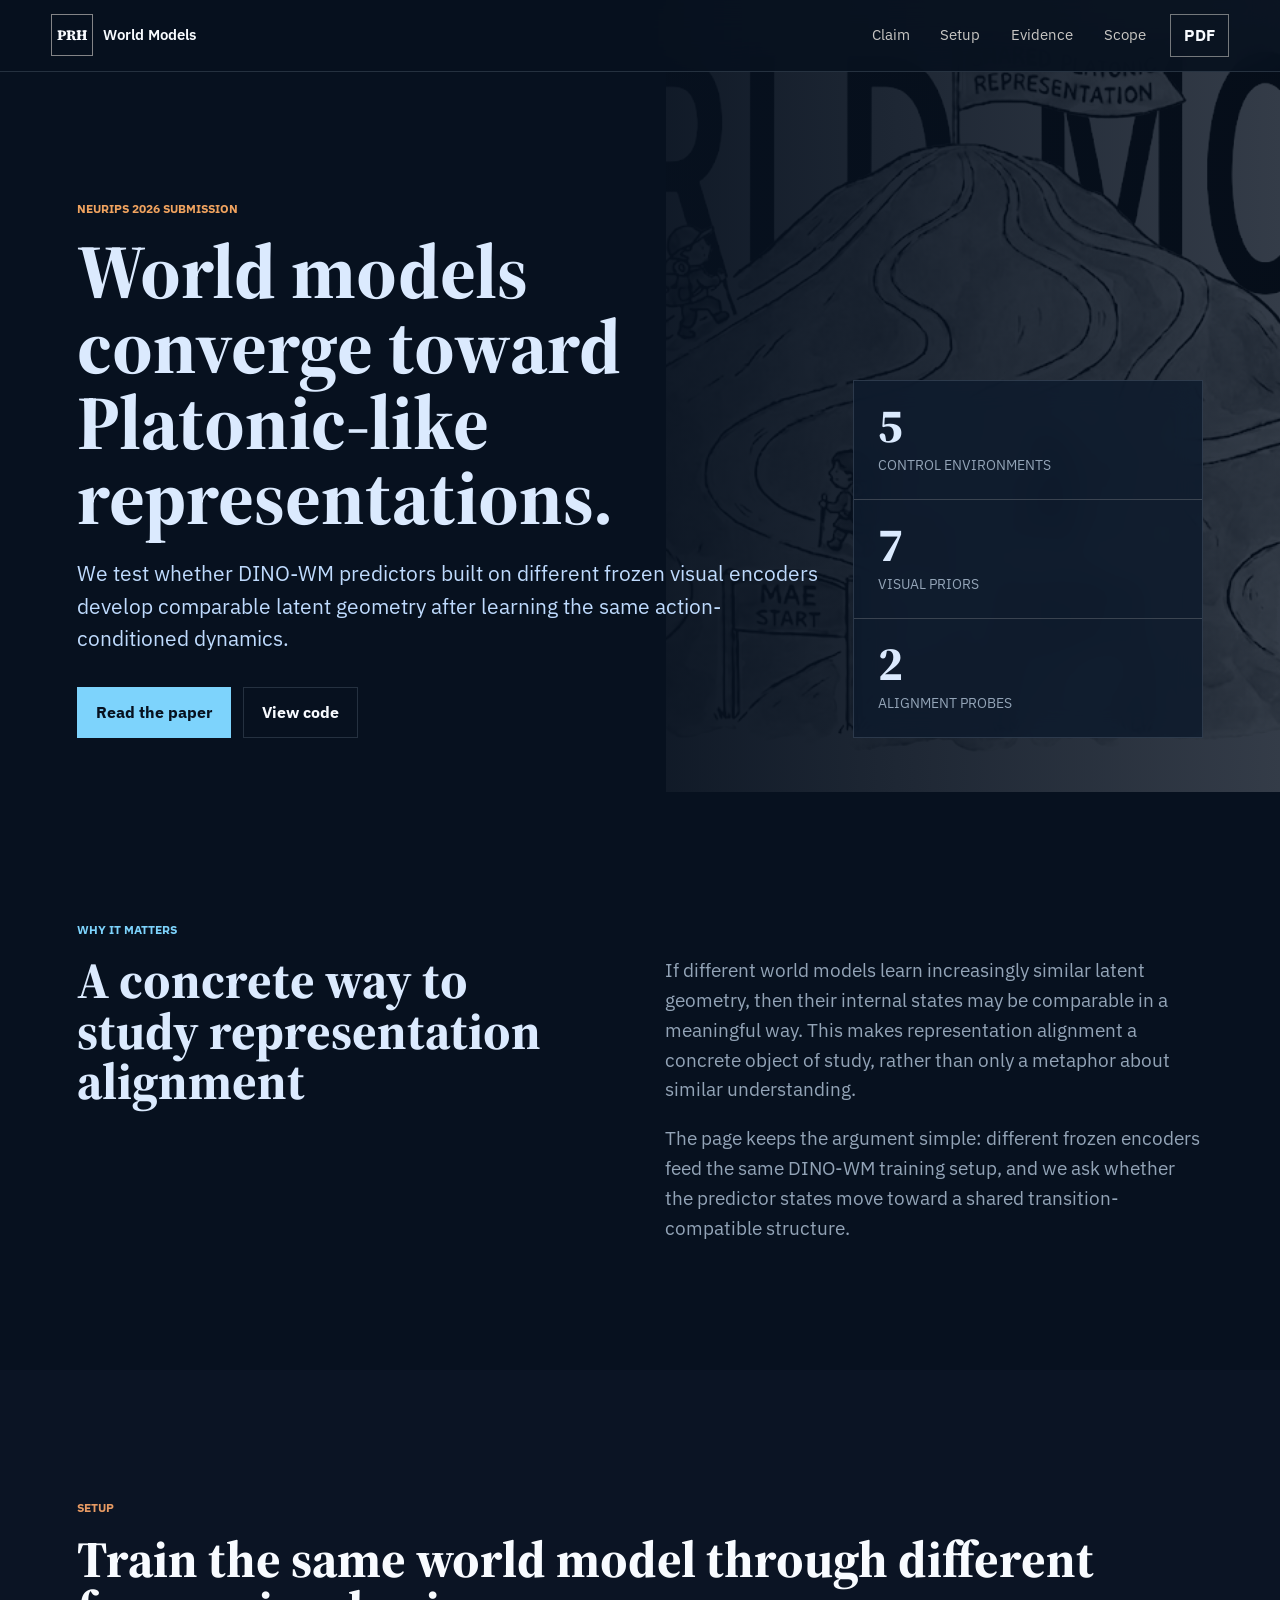
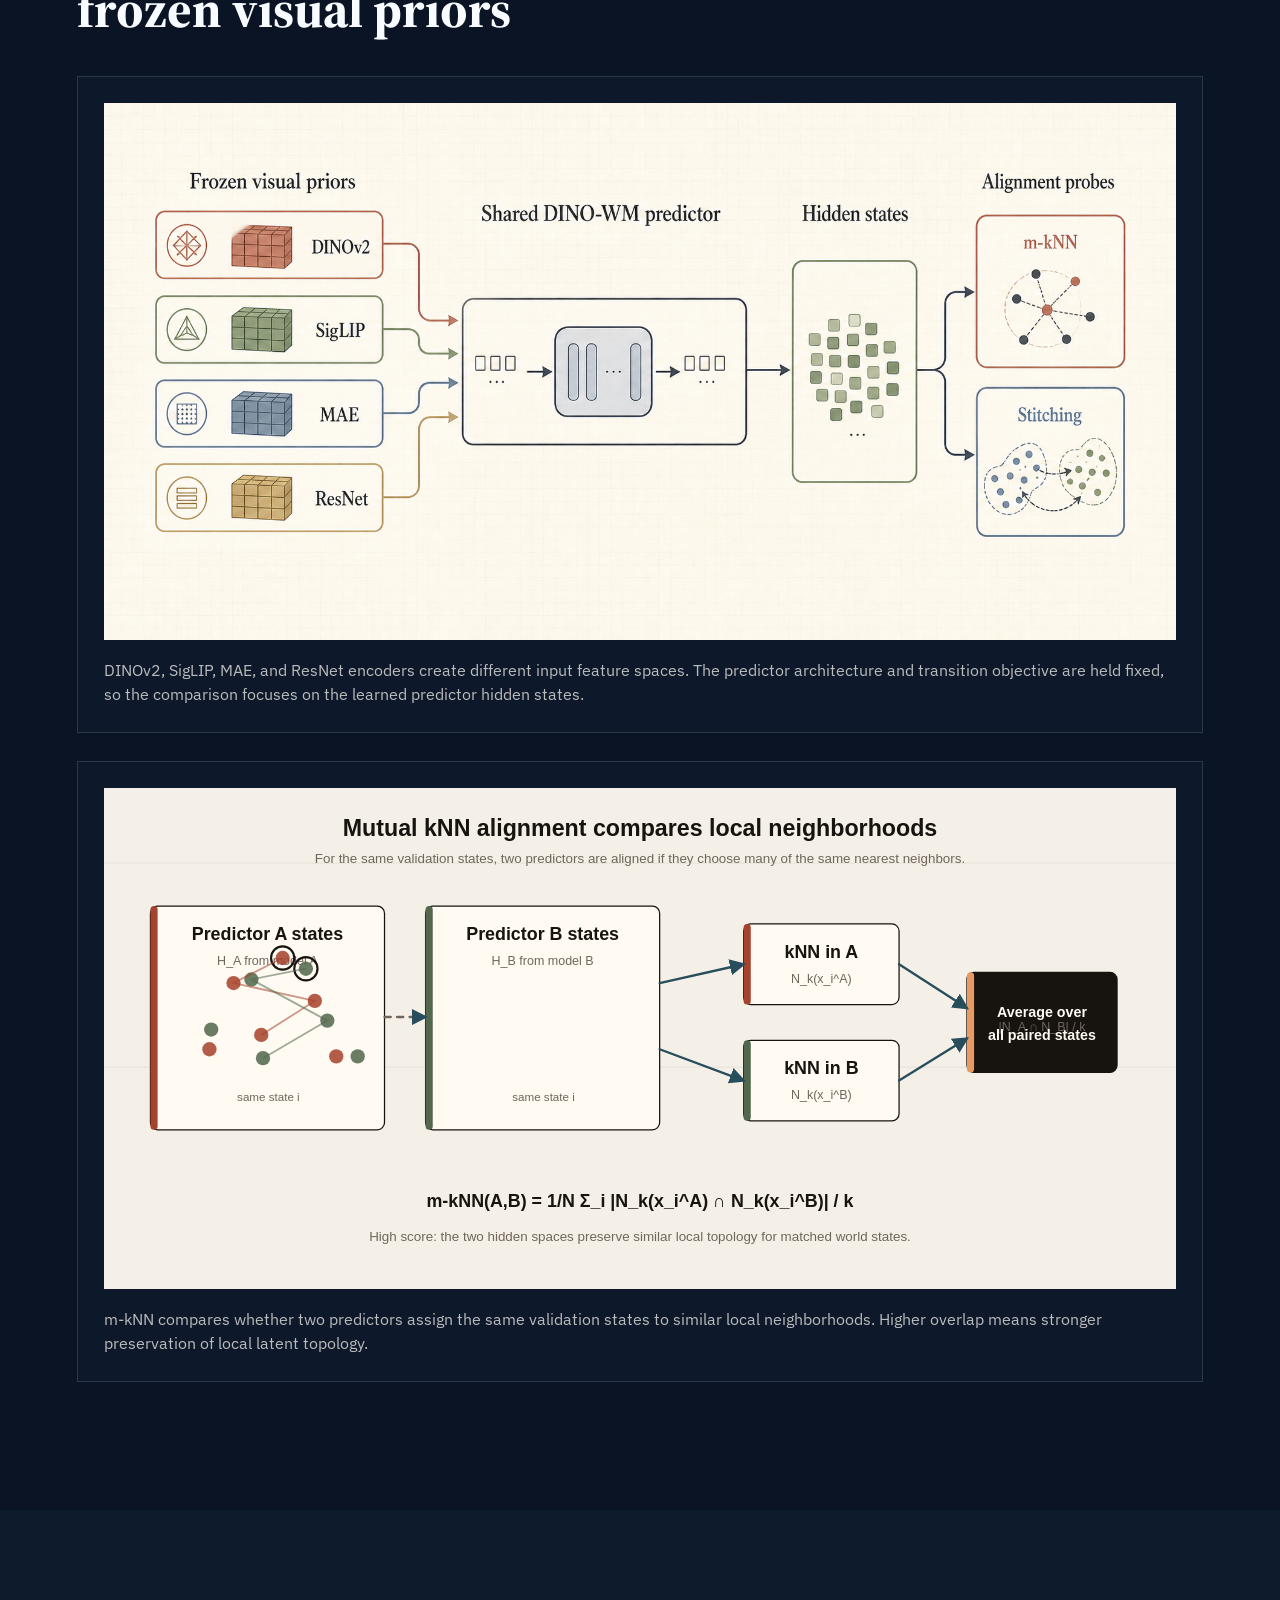
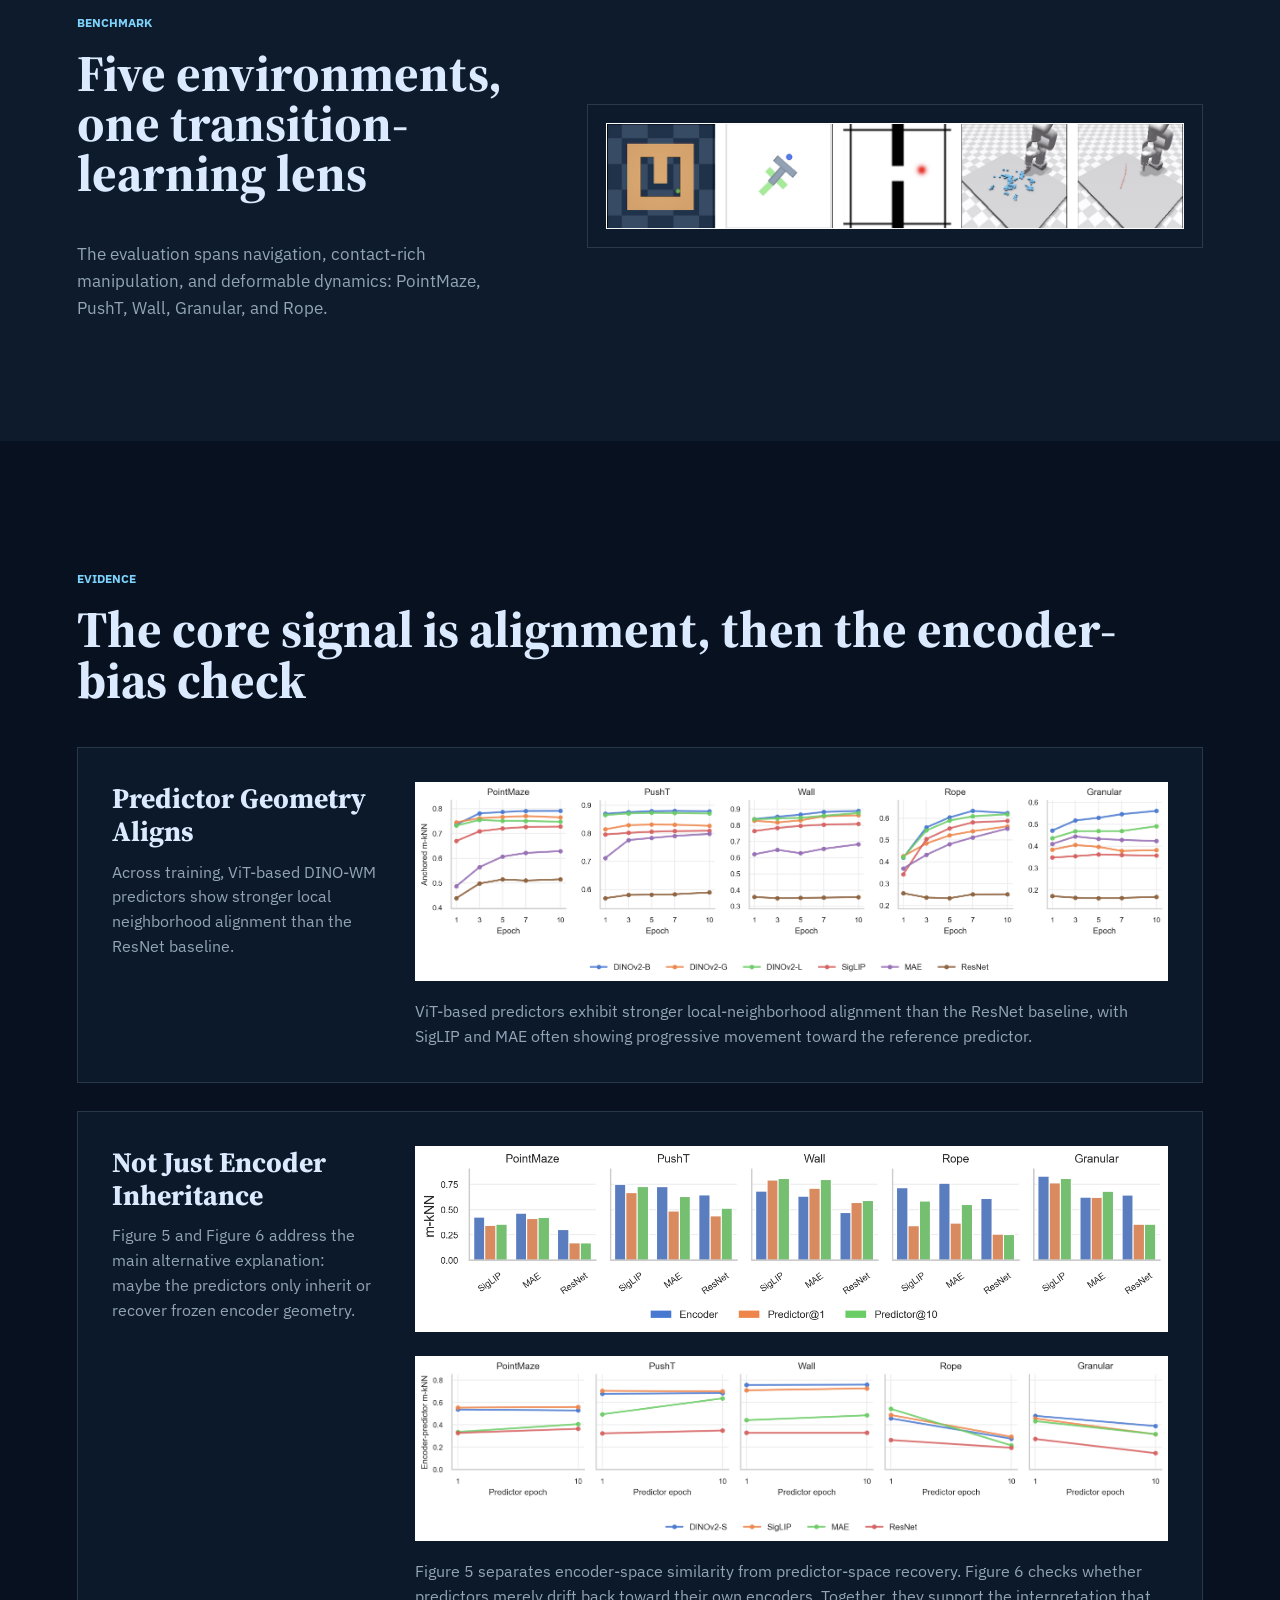
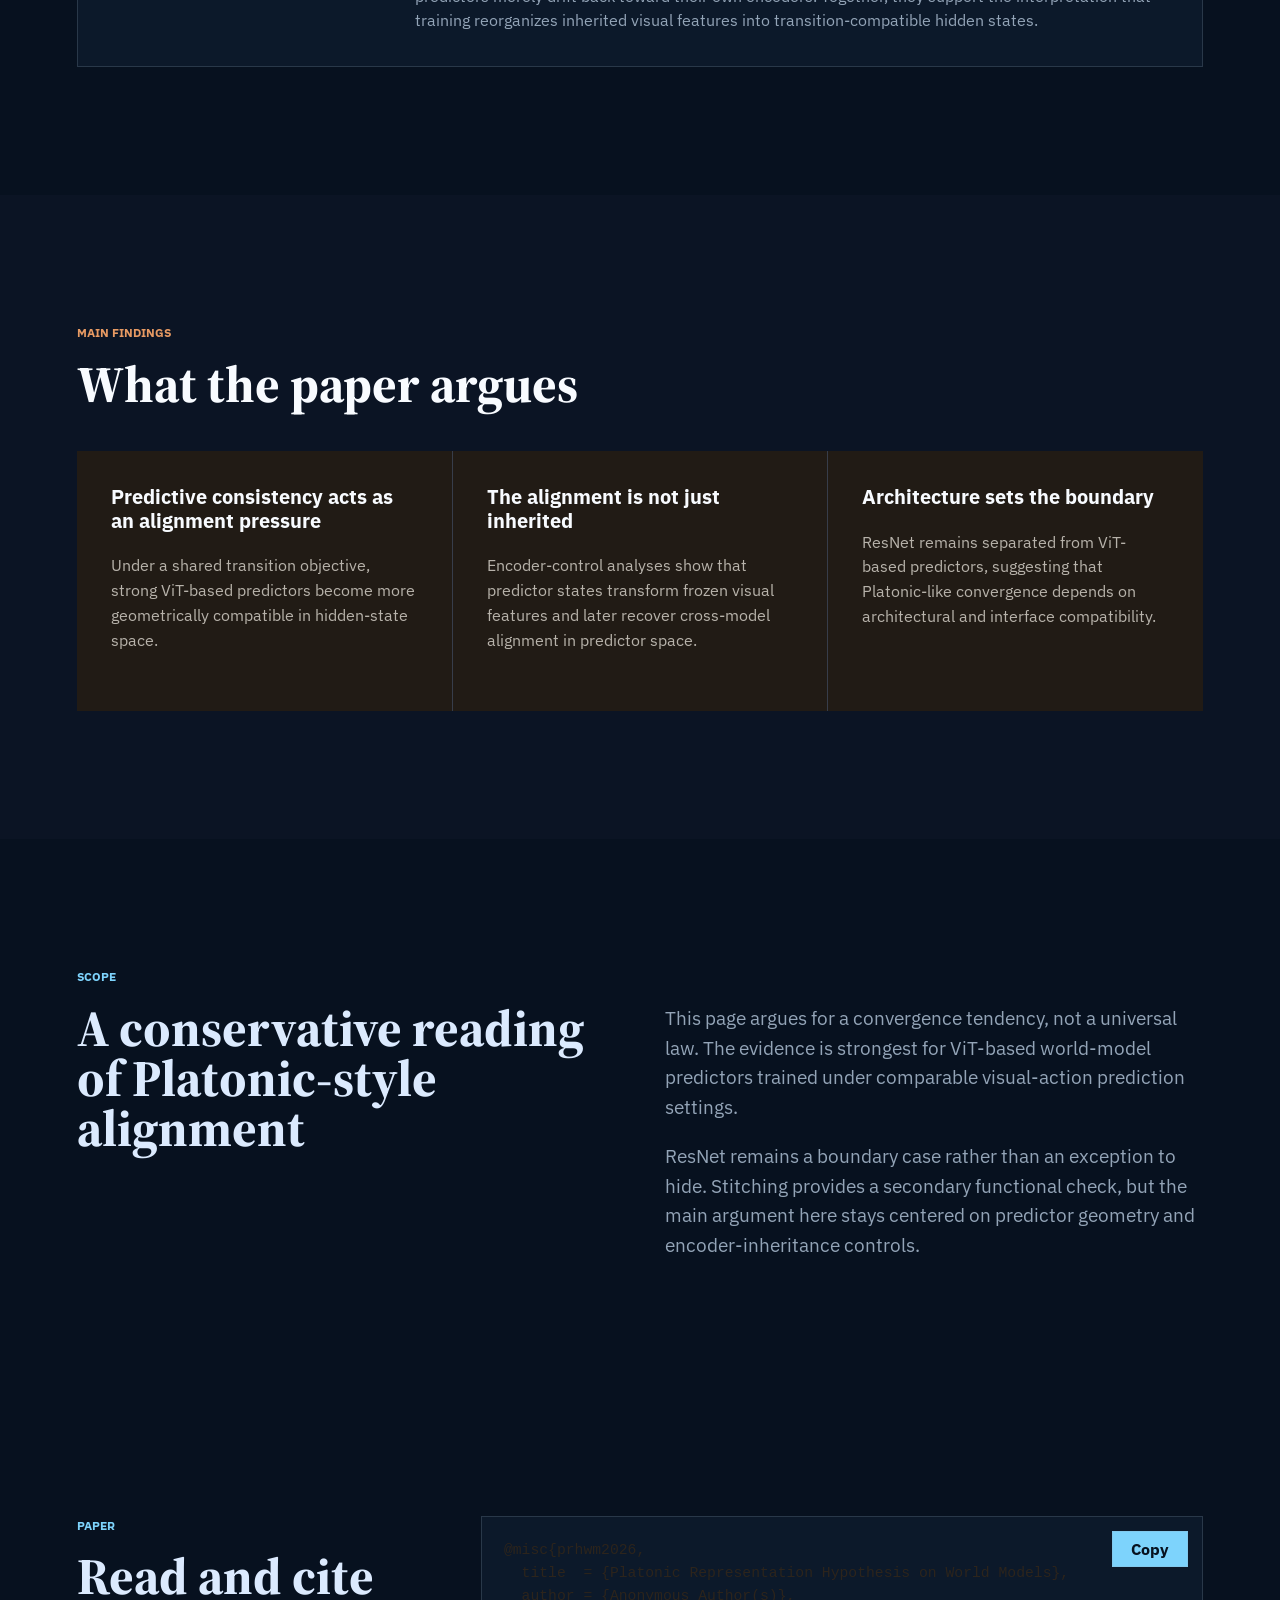
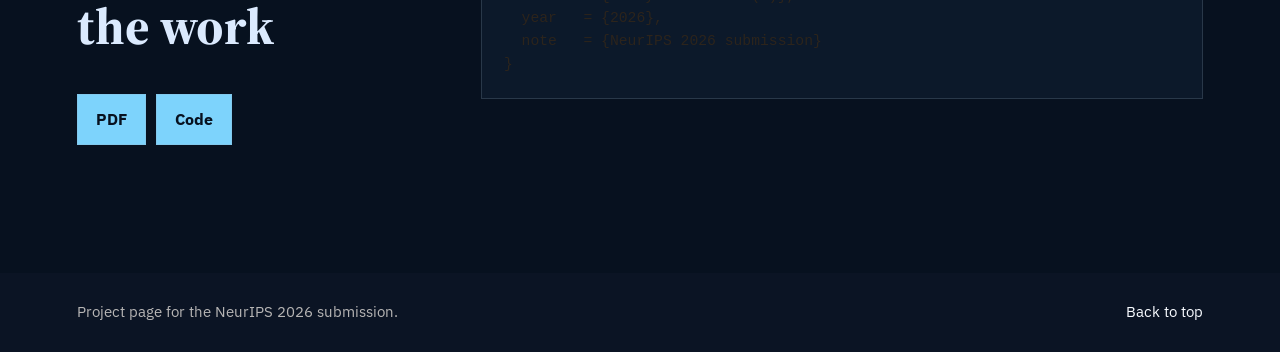
<file: v2/index.html>
<!doctype html>
<html lang="en">
  <head>
    <meta charset="utf-8">
    <meta name="viewport" content="width=device-width, initial-scale=1">
    <title>Platonic Representation Hypothesis on World Models</title>
    <meta
      name="description"
      content="Project page for the NeurIPS 2026 paper: Platonic Representation Hypothesis on World Models."
    >
    <meta property="og:title" content="Platonic Representation Hypothesis on World Models">
    <meta
      property="og:description"
      content="A study of whether action-conditioned world models trained with different visual priors develop shared latent transition structure."
    >
    <meta property="og:image" content="../assets/prh-wm/platonic-hypothesis.jpg">
    <meta property="og:type" content="website">
    <link
      rel="icon"
      href="data:image/svg+xml,%3Csvg xmlns='http://www.w3.org/2000/svg' viewBox='0 0 64 64'%3E%3Crect width='64' height='64' fill='%2317130f'/%3E%3Ctext x='32' y='39' text-anchor='middle' font-family='Georgia,serif' font-size='20' font-weight='700' fill='%23fffaf2'%3EPRH%3C/text%3E%3C/svg%3E"
    >
    <link rel="preconnect" href="https://fonts.googleapis.com">
    <link rel="preconnect" href="https://fonts.gstatic.com" crossorigin>
    <link
      href="https://fonts.googleapis.com/css2?family=IBM+Plex+Sans:wght@400;500;600;700&family=Source+Serif+4:opsz,wght@8..60,500;8..60,650;8..60,750&display=swap"
      rel="stylesheet"
    >
    <link rel="stylesheet" href="styles.css">
  </head>
  <body class="variant-page variant-2">
    <header class="site-header" aria-label="Primary navigation">
      <a class="mark" href="#top" aria-label="Back to top">
        <span class="mark-glyph">PRH</span>
        <span class="mark-text">World Models</span>
      </a>
      <nav class="nav-links" aria-label="Page sections">
        <a href="#claim">Claim</a>
        <a href="#setup">Setup</a>
        <a href="#evidence">Evidence</a>
        <a href="#limitations">Scope</a>
      </nav>
      <a class="nav-action" href="../assets/prh-wm/prh-wm-neurips2026.pdf">PDF</a>
    </header>

    <main id="top">
      <section class="hero" aria-labelledby="paper-title">
        <div class="hero-media" aria-hidden="true">
          <img src="../assets/prh-wm/platonic-hypothesis.jpg" alt="">
        </div>
        <div class="hero-overlay"></div>
        <div class="hero-content">
          <p class="venue">NeurIPS 2026 submission</p>
          <h1 id="paper-title">World models converge toward Platonic-like representations.</h1>
          <p class="hero-copy">
            We test whether DINO-WM predictors built on different frozen visual encoders
            develop comparable latent geometry after learning the same action-conditioned
            dynamics.
          </p>
          <div class="hero-actions" aria-label="Project links">
            <a class="button primary" href="../assets/prh-wm/prh-wm-neurips2026.pdf">Read the paper</a>
            <a class="button secondary" href="https://github.com/sellerbubble/dino_wm">View code</a>
          </div>
        </div>
        <aside class="hero-stats" aria-label="Study overview">
          <div>
            <span class="stat-value">5</span>
            <span class="stat-label">control environments</span>
          </div>
          <div>
            <span class="stat-value">7</span>
            <span class="stat-label">visual priors</span>
          </div>
          <div>
            <span class="stat-value">2</span>
            <span class="stat-label">alignment probes</span>
          </div>
        </aside>
      </section>

      <section id="claim" class="section question-section">
        <div class="section-kicker">Why It Matters</div>
        <div class="split">
          <div>
            <h2>A concrete way to study representation alignment</h2>
          </div>
          <div class="prose">
            <p>
              If different world models learn increasingly similar latent geometry, then
              their internal states may be comparable in a meaningful way. This makes
              representation alignment a concrete object of study, rather than only a
              metaphor about similar understanding.
            </p>
            <p>
              The page keeps the argument simple: different frozen encoders feed the same
              DINO-WM training setup, and we ask whether the predictor states move toward
              a shared transition-compatible structure.
            </p>
          </div>
        </div>
      </section>

      <section id="setup" class="section method-section" aria-labelledby="setup-title">
        <div class="section-kicker">Setup</div>
        <h2 id="setup-title">Train the same world model through different frozen visual priors</h2>
        <div class="diagram-stack">
          <figure class="diagram-card">
            <img
              src="../assets/prh-wm/setup-generated.png"
              alt="Conceptual diagram of frozen visual priors feeding a shared DINO-WM predictor."
            >
            <figcaption>
              DINOv2, SigLIP, MAE, and ResNet encoders create different input feature
              spaces. The predictor architecture and transition objective are held fixed,
              so the comparison focuses on the learned predictor hidden states.
            </figcaption>
          </figure>
          <figure class="diagram-card">
            <img
              src="../assets/prh-wm/mknn-method.svg"
              alt="Diagram showing mutual k-nearest-neighbor alignment between two predictor hidden-state spaces."
            >
            <figcaption>
              m-kNN compares whether two predictors assign the same validation states to
              similar local neighborhoods. Higher overlap means stronger preservation of
              local latent topology.
            </figcaption>
          </figure>
        </div>
      </section>

      <section class="figure-band" aria-labelledby="tasks-title">
        <div class="figure-copy">
          <div class="section-kicker">Benchmark</div>
          <h2 id="tasks-title">Five environments, one transition-learning lens</h2>
          <p>
            The evaluation spans navigation, contact-rich manipulation, and deformable
            dynamics: PointMaze, PushT, Wall, Granular, and Rope.
          </p>
        </div>
        <figure>
          <img src="../assets/prh-wm/tasks.png" alt="Five DINO-WM evaluation environments.">
        </figure>
      </section>

      <section id="evidence" class="section evidence-section" aria-labelledby="evidence-title">
        <div class="section-kicker">Evidence</div>
        <h2 id="evidence-title">The core signal is alignment, then the encoder-bias check</h2>
        <div class="evidence-stack">
          <article class="evidence-card">
            <div class="evidence-copy">
              <h3>Predictor Geometry Aligns</h3>
              <p>
                Across training, ViT-based DINO-WM predictors show stronger local
                neighborhood alignment than the ResNet baseline.
              </p>
            </div>
            <figure>
              <img src="../assets/prh-wm/knn-trends.png" alt="m-kNN similarity trends across environments.">
              <figcaption>
                ViT-based predictors exhibit stronger local-neighborhood alignment than the
                ResNet baseline, with SigLIP and MAE often showing progressive movement
                toward the reference predictor.
              </figcaption>
            </figure>
          </article>
          <article class="evidence-card">
            <div class="evidence-copy">
              <h3>Not Just Encoder Inheritance</h3>
              <p>
                Figure 5 and Figure 6 address the main alternative explanation: maybe the
                predictors only inherit or recover frozen encoder geometry.
              </p>
            </div>
            <figure>
              <img src="../assets/prh-wm/encoder-vs-predictor.png" alt="Figure 5: comparison of encoder-space and predictor-space alignment.">
              <img src="../assets/prh-wm/within-model-encoder-predictor.png" alt="Figure 6: within-model encoder-predictor geometry analysis.">
              <figcaption>
                Figure 5 separates encoder-space similarity from predictor-space recovery.
                Figure 6 checks whether predictors merely drift back toward their own
                encoders. Together, they support the interpretation that training
                reorganizes inherited visual features into transition-compatible hidden
                states.
              </figcaption>
            </figure>
          </article>
        </div>
      </section>

      <section class="section findings-section" aria-labelledby="findings-title">
        <div class="section-kicker">Main Findings</div>
        <h2 id="findings-title">What the paper argues</h2>
        <div class="findings-grid">
          <article>
            <h3>Predictive consistency acts as an alignment pressure</h3>
            <p>
              Under a shared transition objective, strong ViT-based predictors become
              more geometrically compatible in hidden-state space.
            </p>
          </article>
          <article>
            <h3>The alignment is not just inherited</h3>
            <p>
              Encoder-control analyses show that predictor states transform frozen visual
              features and later recover cross-model alignment in predictor space.
            </p>
          </article>
          <article>
            <h3>Architecture sets the boundary</h3>
            <p>
              ResNet remains separated from ViT-based predictors, suggesting that
              Platonic-like convergence depends on architectural and interface
              compatibility.
            </p>
          </article>
        </div>
      </section>

      <section id="limitations" class="section limitations-section">
        <div class="section-kicker">Scope</div>
        <div class="split">
          <h2>A conservative reading of Platonic-style alignment</h2>
          <div class="prose">
            <p>
              This page argues for a convergence tendency, not a universal law. The
              evidence is strongest for ViT-based world-model predictors trained under
              comparable visual-action prediction settings.
            </p>
            <p>
              ResNet remains a boundary case rather than an exception to hide. Stitching
              provides a secondary functional check, but the main argument here stays
              centered on predictor geometry and encoder-inheritance controls.
            </p>
          </div>
        </div>
      </section>

      <section id="paper" class="section citation-section" aria-labelledby="citation-title">
        <div>
          <div class="section-kicker">Paper</div>
          <h2 id="citation-title">Read and cite the work</h2>
          <div class="paper-links" aria-label="Paper resources">
            <a class="button paper-button" href="../assets/prh-wm/prh-wm-neurips2026.pdf">PDF</a>
            <a class="button paper-button" href="https://github.com/sellerbubble/dino_wm">Code</a>
          </div>
        </div>
        <div class="citation-box">
          <pre><code id="citation">@misc{prhwm2026,
  title  = {Platonic Representation Hypothesis on World Models},
  author = {Anonymous Author(s)},
  year   = {2026},
  note   = {NeurIPS 2026 submission}
}</code></pre>
          <button class="copy-button" type="button" data-copy-target="citation">Copy</button>
        </div>
      </section>
    </main>

    <footer class="footer">
      <p>Project page for the NeurIPS 2026 submission.</p>
      <a href="#top">Back to top</a>
    </footer>

    <script src="../script.js"></script>
  </body>
</html>
</file>
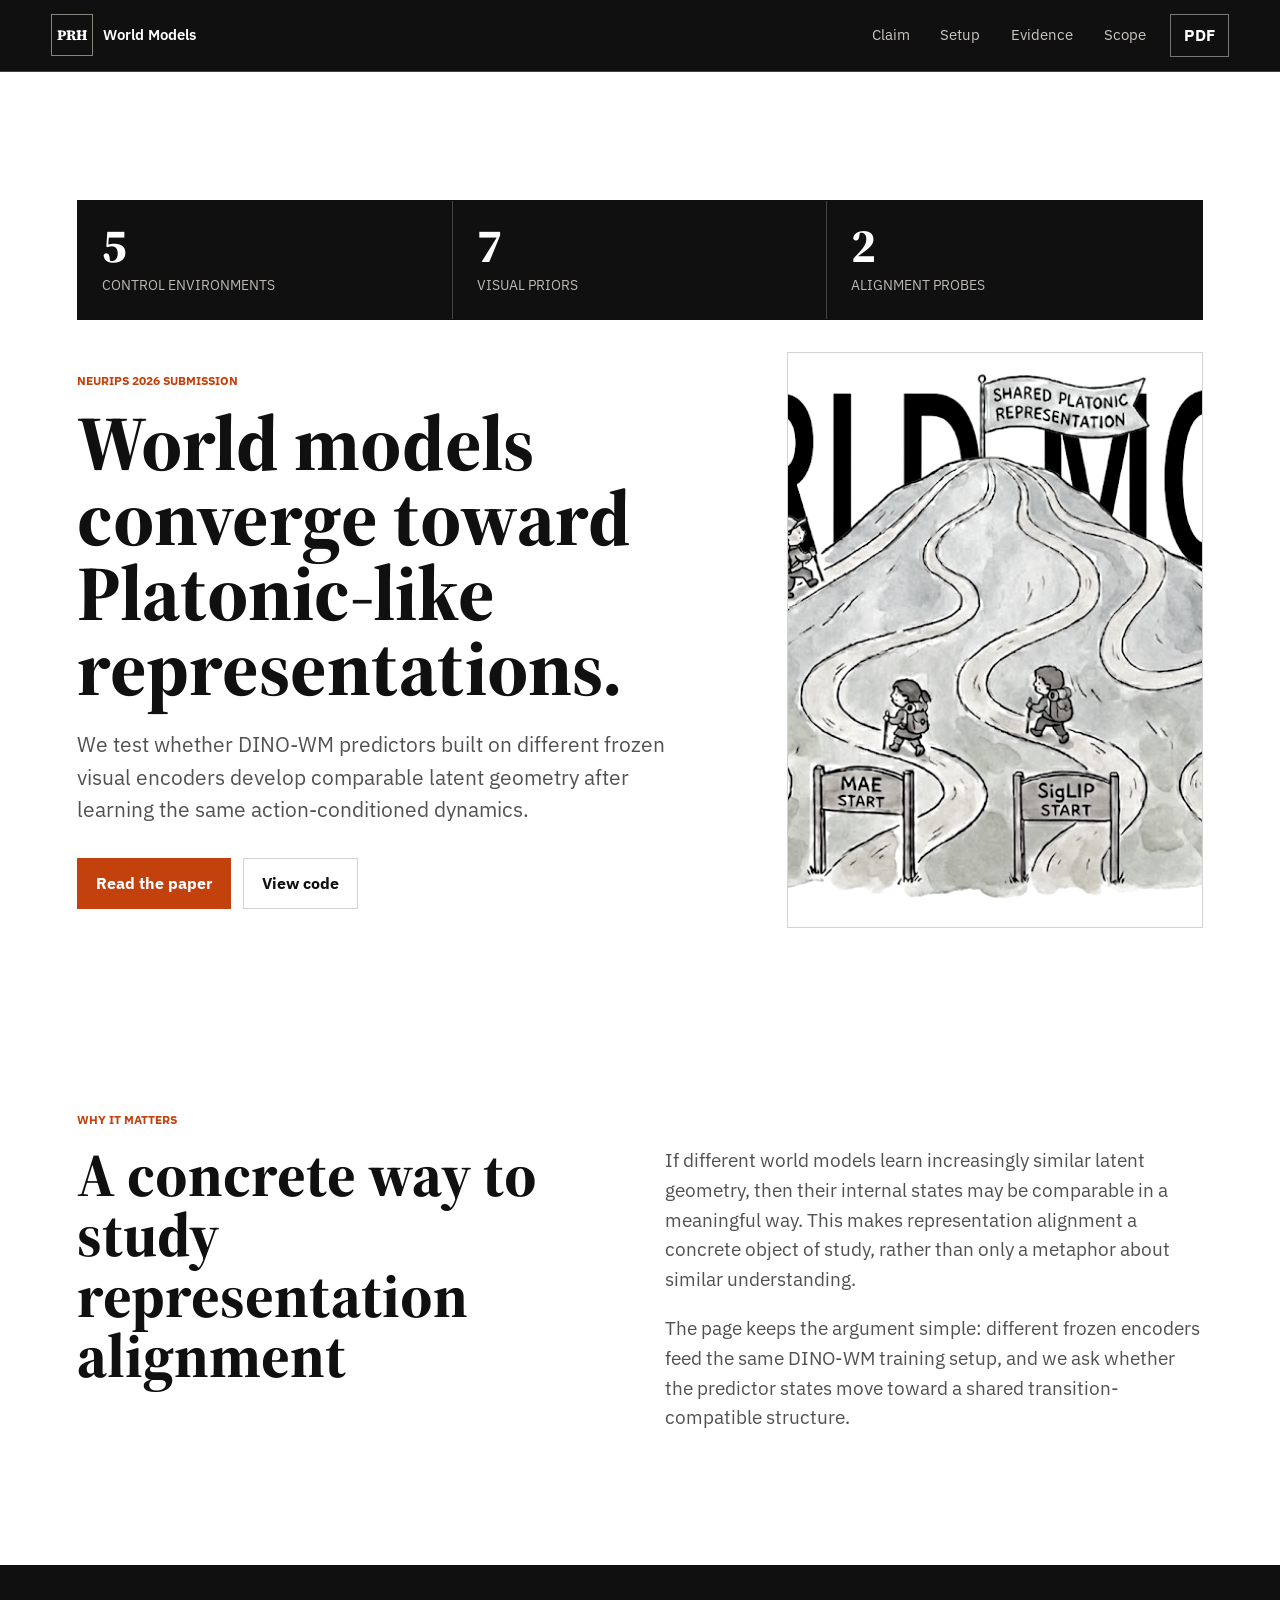
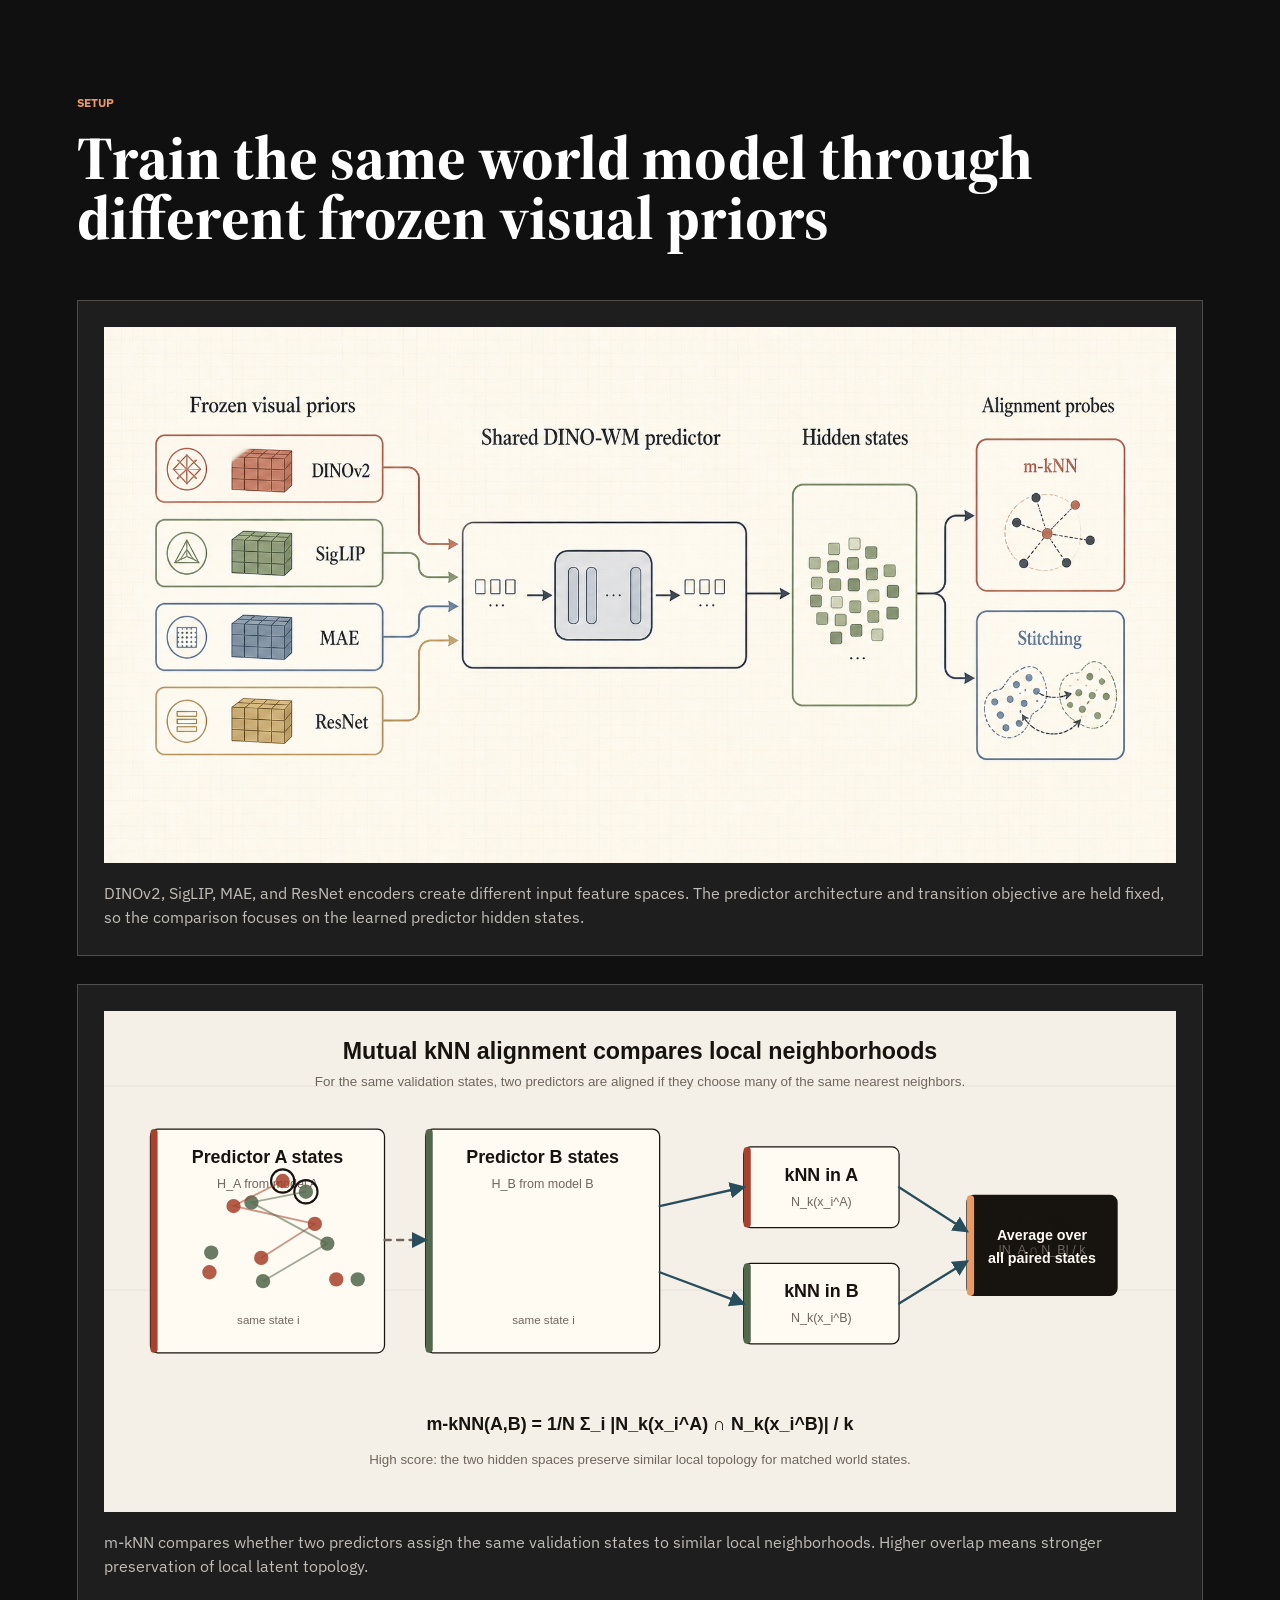
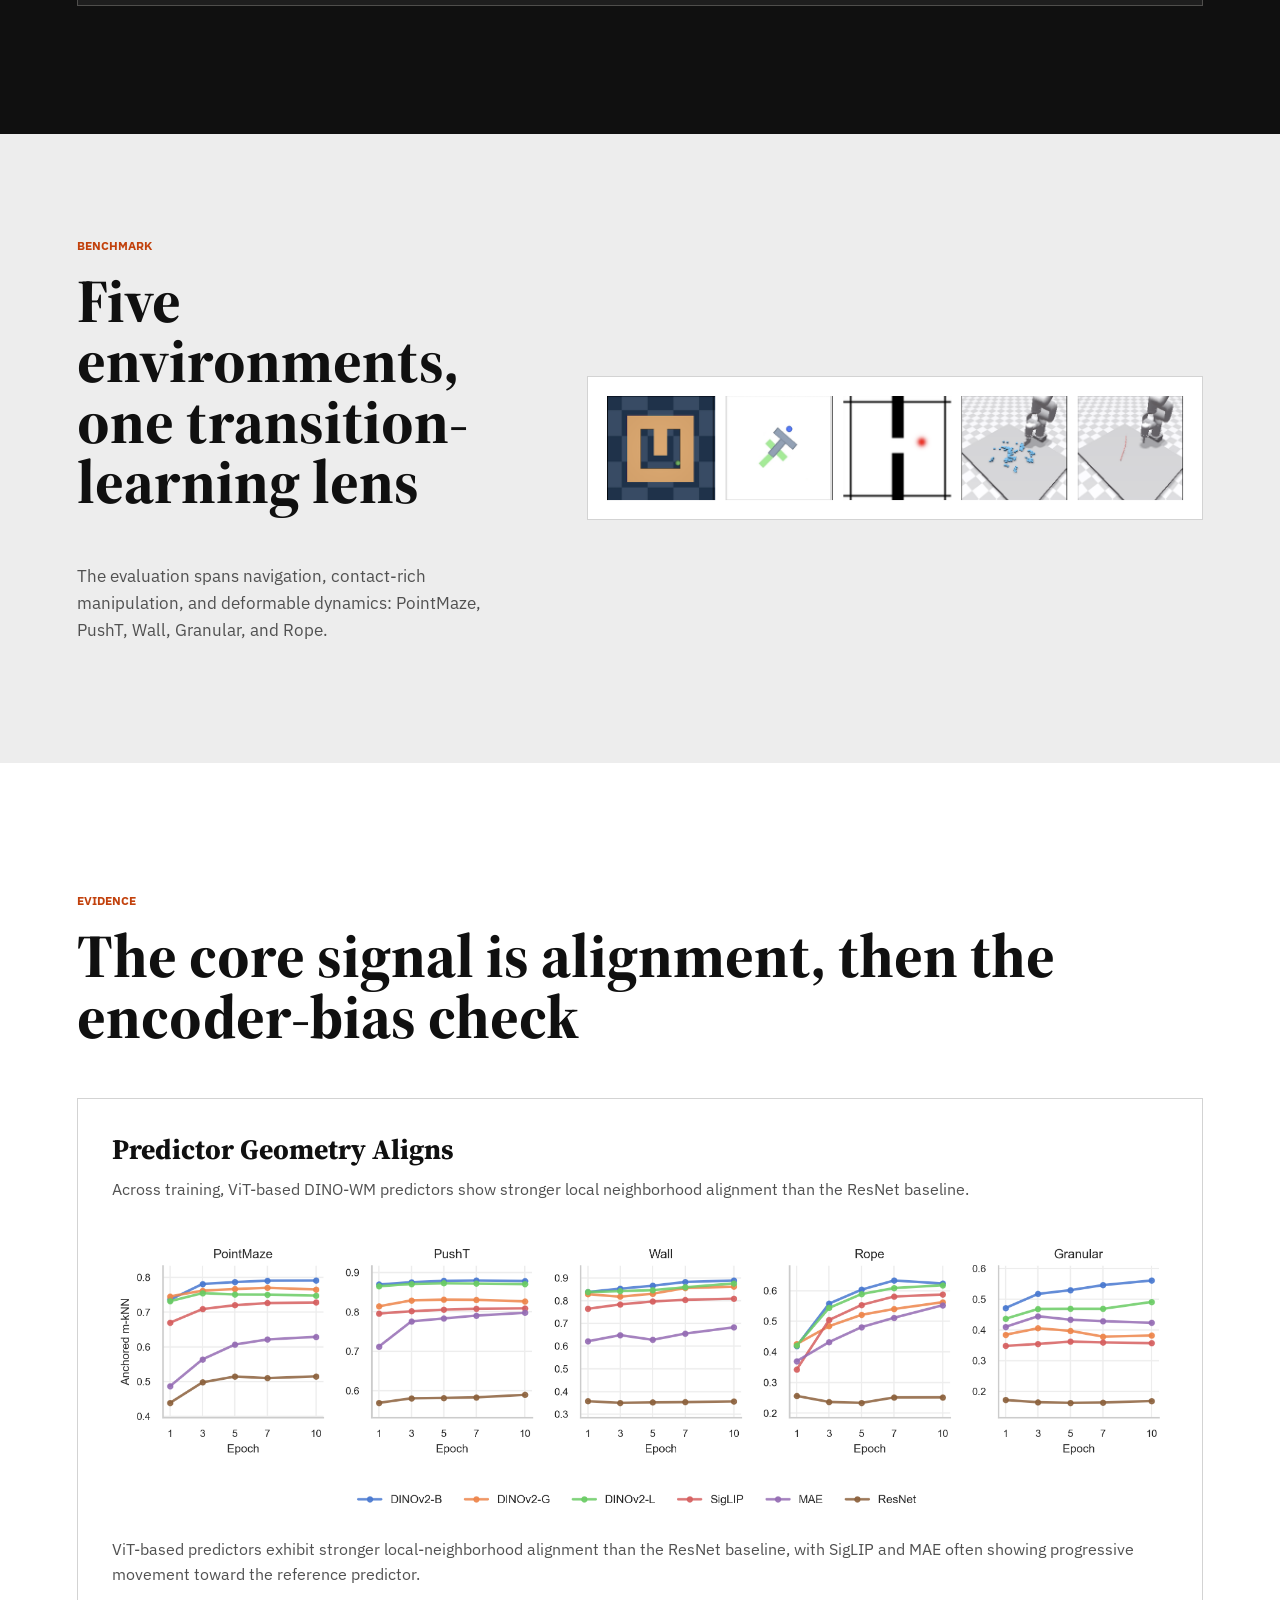
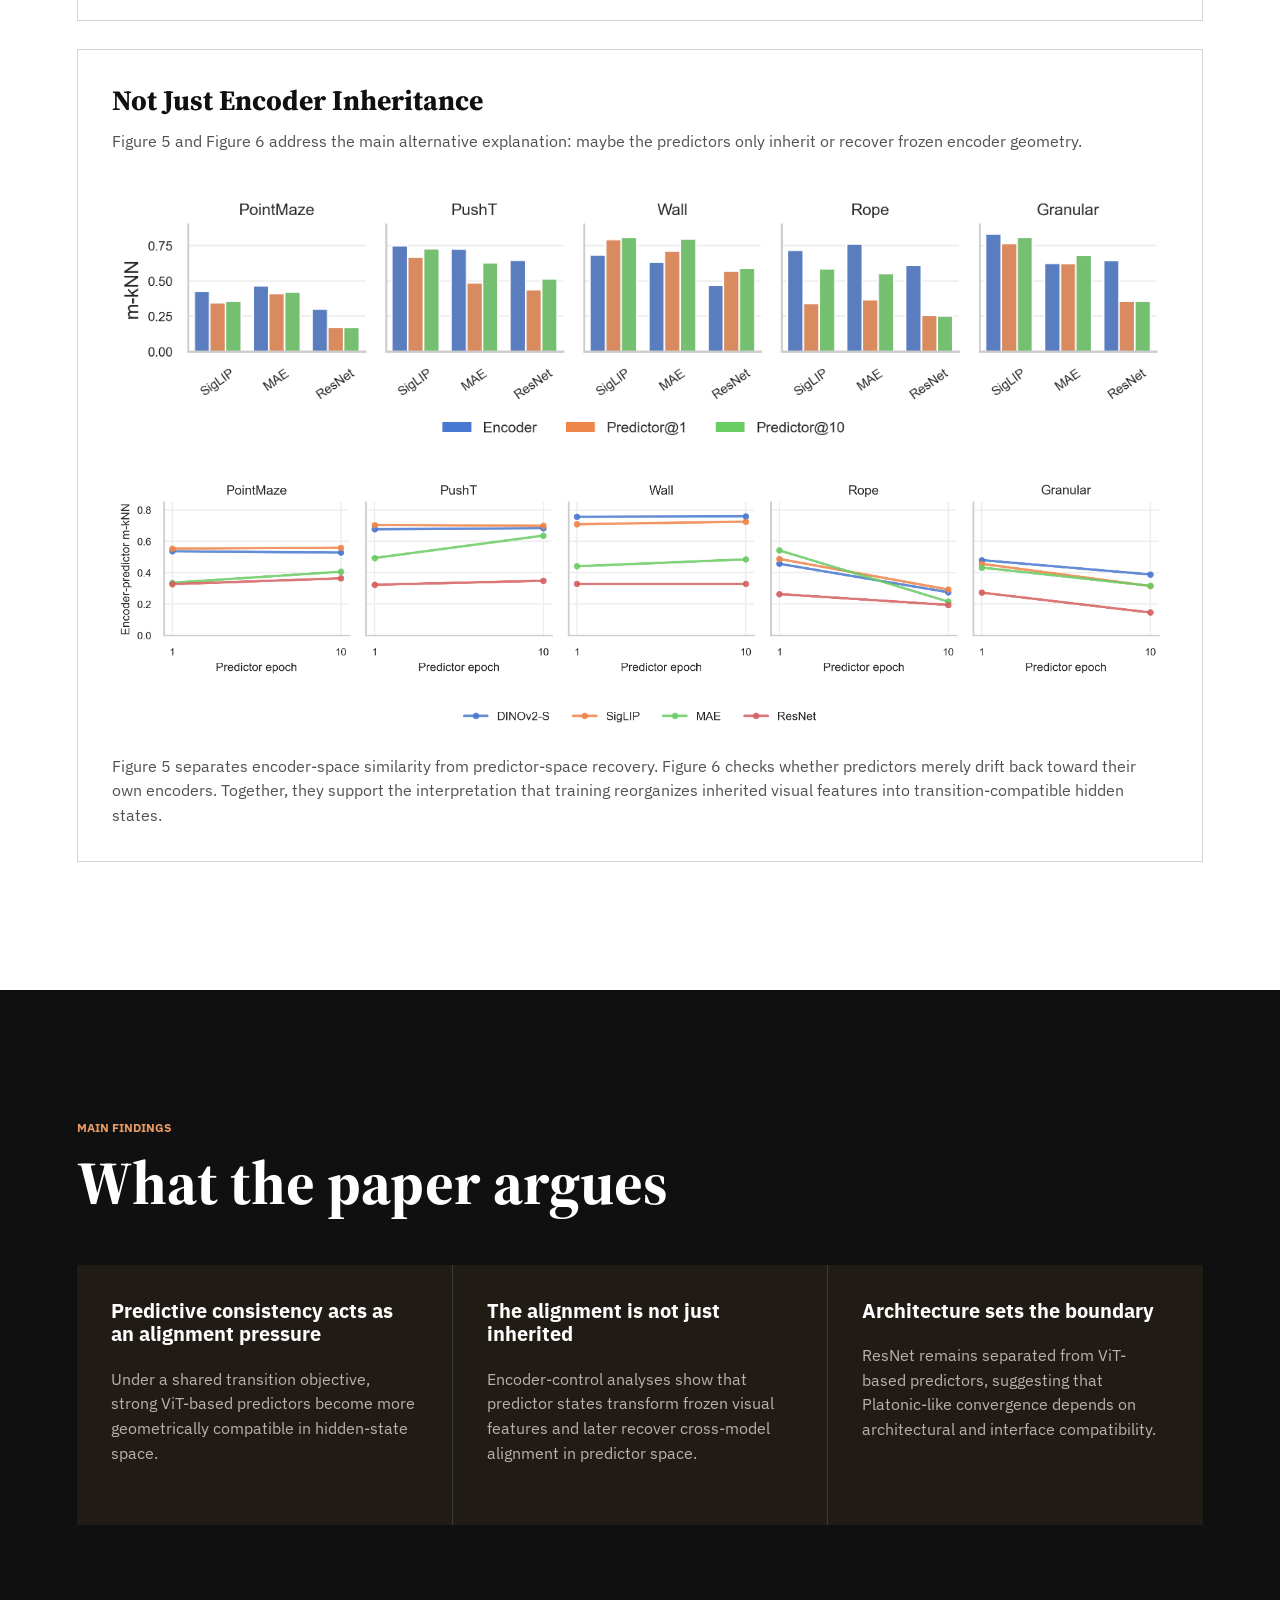
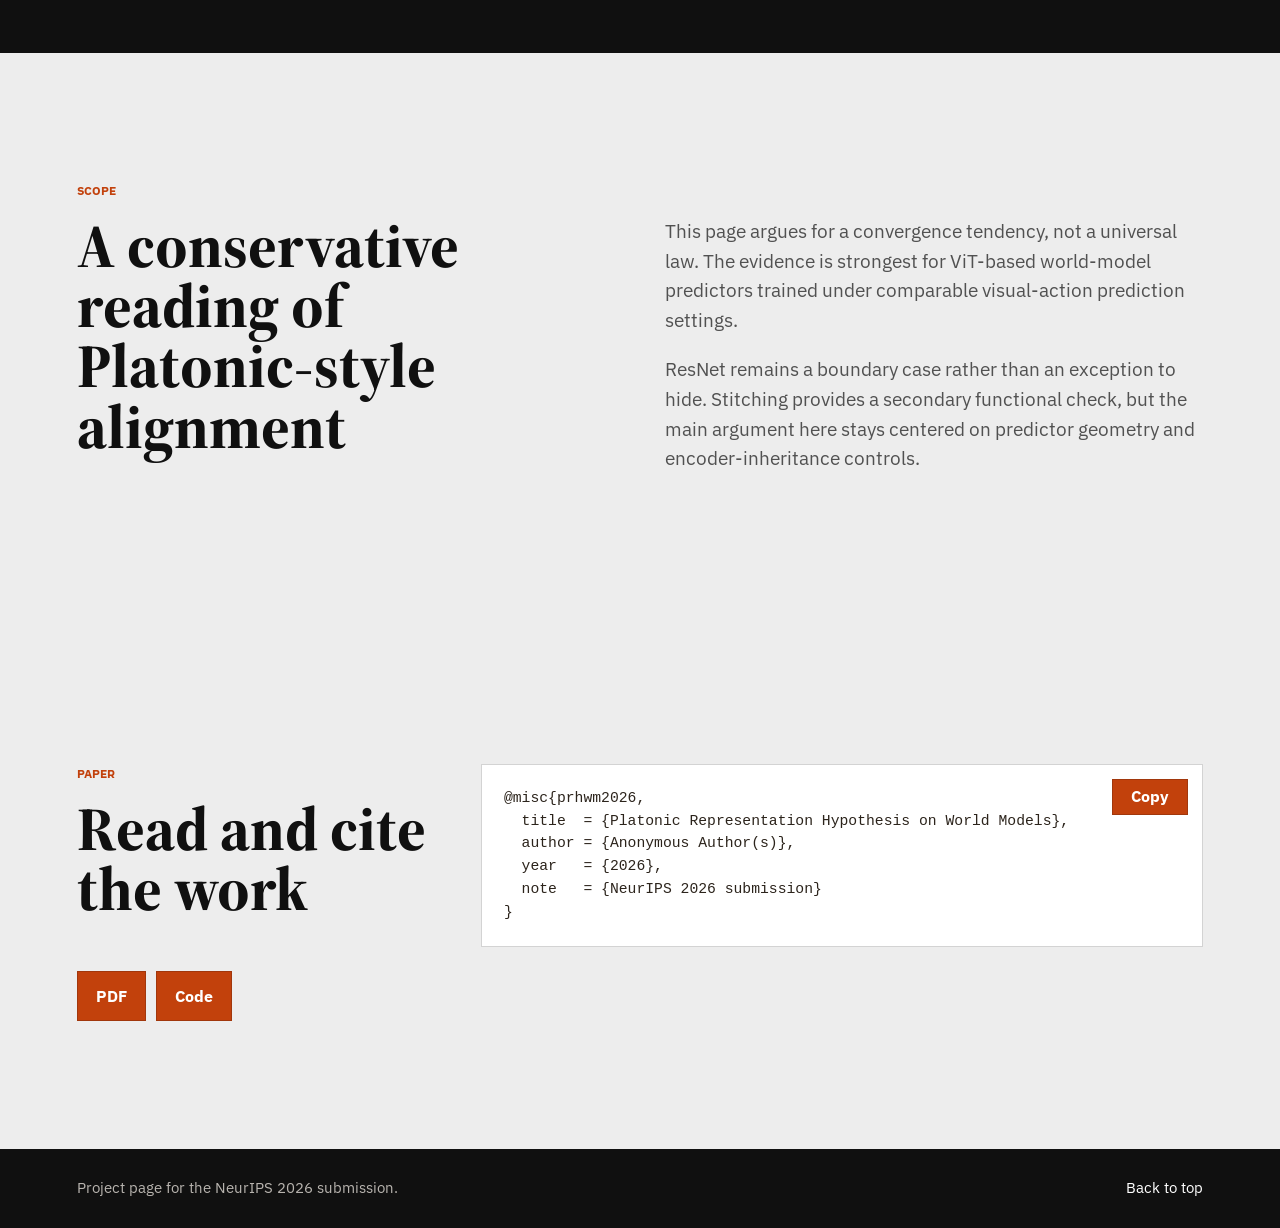
<file: v3/index.html>
<!doctype html>
<html lang="en">
  <head>
    <meta charset="utf-8">
    <meta name="viewport" content="width=device-width, initial-scale=1">
    <title>Platonic Representation Hypothesis on World Models</title>
    <meta
      name="description"
      content="Project page for the NeurIPS 2026 paper: Platonic Representation Hypothesis on World Models."
    >
    <meta property="og:title" content="Platonic Representation Hypothesis on World Models">
    <meta
      property="og:description"
      content="A study of whether action-conditioned world models trained with different visual priors develop shared latent transition structure."
    >
    <meta property="og:image" content="../assets/prh-wm/platonic-hypothesis.jpg">
    <meta property="og:type" content="website">
    <link
      rel="icon"
      href="data:image/svg+xml,%3Csvg xmlns='http://www.w3.org/2000/svg' viewBox='0 0 64 64'%3E%3Crect width='64' height='64' fill='%2317130f'/%3E%3Ctext x='32' y='39' text-anchor='middle' font-family='Georgia,serif' font-size='20' font-weight='700' fill='%23fffaf2'%3EPRH%3C/text%3E%3C/svg%3E"
    >
    <link rel="preconnect" href="https://fonts.googleapis.com">
    <link rel="preconnect" href="https://fonts.gstatic.com" crossorigin>
    <link
      href="https://fonts.googleapis.com/css2?family=IBM+Plex+Sans:wght@400;500;600;700&family=Source+Serif+4:opsz,wght@8..60,500;8..60,650;8..60,750&display=swap"
      rel="stylesheet"
    >
    <link rel="stylesheet" href="styles.css">
  </head>
  <body class="variant-page variant-3">
    <header class="site-header" aria-label="Primary navigation">
      <a class="mark" href="#top" aria-label="Back to top">
        <span class="mark-glyph">PRH</span>
        <span class="mark-text">World Models</span>
      </a>
      <nav class="nav-links" aria-label="Page sections">
        <a href="#claim">Claim</a>
        <a href="#setup">Setup</a>
        <a href="#evidence">Evidence</a>
        <a href="#limitations">Scope</a>
      </nav>
      <a class="nav-action" href="../assets/prh-wm/prh-wm-neurips2026.pdf">PDF</a>
    </header>

    <main id="top">
      <section class="hero" aria-labelledby="paper-title">
        <div class="hero-media" aria-hidden="true">
          <img src="../assets/prh-wm/platonic-hypothesis.jpg" alt="">
        </div>
        <div class="hero-overlay"></div>
        <div class="hero-content">
          <p class="venue">NeurIPS 2026 submission</p>
          <h1 id="paper-title">World models converge toward Platonic-like representations.</h1>
          <p class="hero-copy">
            We test whether DINO-WM predictors built on different frozen visual encoders
            develop comparable latent geometry after learning the same action-conditioned
            dynamics.
          </p>
          <div class="hero-actions" aria-label="Project links">
            <a class="button primary" href="../assets/prh-wm/prh-wm-neurips2026.pdf">Read the paper</a>
            <a class="button secondary" href="https://github.com/sellerbubble/dino_wm">View code</a>
          </div>
        </div>
        <aside class="hero-stats" aria-label="Study overview">
          <div>
            <span class="stat-value">5</span>
            <span class="stat-label">control environments</span>
          </div>
          <div>
            <span class="stat-value">7</span>
            <span class="stat-label">visual priors</span>
          </div>
          <div>
            <span class="stat-value">2</span>
            <span class="stat-label">alignment probes</span>
          </div>
        </aside>
      </section>

      <section id="claim" class="section question-section">
        <div class="section-kicker">Why It Matters</div>
        <div class="split">
          <div>
            <h2>A concrete way to study representation alignment</h2>
          </div>
          <div class="prose">
            <p>
              If different world models learn increasingly similar latent geometry, then
              their internal states may be comparable in a meaningful way. This makes
              representation alignment a concrete object of study, rather than only a
              metaphor about similar understanding.
            </p>
            <p>
              The page keeps the argument simple: different frozen encoders feed the same
              DINO-WM training setup, and we ask whether the predictor states move toward
              a shared transition-compatible structure.
            </p>
          </div>
        </div>
      </section>

      <section id="setup" class="section method-section" aria-labelledby="setup-title">
        <div class="section-kicker">Setup</div>
        <h2 id="setup-title">Train the same world model through different frozen visual priors</h2>
        <div class="diagram-stack">
          <figure class="diagram-card">
            <img
              src="../assets/prh-wm/setup-generated.png"
              alt="Conceptual diagram of frozen visual priors feeding a shared DINO-WM predictor."
            >
            <figcaption>
              DINOv2, SigLIP, MAE, and ResNet encoders create different input feature
              spaces. The predictor architecture and transition objective are held fixed,
              so the comparison focuses on the learned predictor hidden states.
            </figcaption>
          </figure>
          <figure class="diagram-card">
            <img
              src="../assets/prh-wm/mknn-method.svg"
              alt="Diagram showing mutual k-nearest-neighbor alignment between two predictor hidden-state spaces."
            >
            <figcaption>
              m-kNN compares whether two predictors assign the same validation states to
              similar local neighborhoods. Higher overlap means stronger preservation of
              local latent topology.
            </figcaption>
          </figure>
        </div>
      </section>

      <section class="figure-band" aria-labelledby="tasks-title">
        <div class="figure-copy">
          <div class="section-kicker">Benchmark</div>
          <h2 id="tasks-title">Five environments, one transition-learning lens</h2>
          <p>
            The evaluation spans navigation, contact-rich manipulation, and deformable
            dynamics: PointMaze, PushT, Wall, Granular, and Rope.
          </p>
        </div>
        <figure>
          <img src="../assets/prh-wm/tasks.png" alt="Five DINO-WM evaluation environments.">
        </figure>
      </section>

      <section id="evidence" class="section evidence-section" aria-labelledby="evidence-title">
        <div class="section-kicker">Evidence</div>
        <h2 id="evidence-title">The core signal is alignment, then the encoder-bias check</h2>
        <div class="evidence-stack">
          <article class="evidence-card">
            <div class="evidence-copy">
              <h3>Predictor Geometry Aligns</h3>
              <p>
                Across training, ViT-based DINO-WM predictors show stronger local
                neighborhood alignment than the ResNet baseline.
              </p>
            </div>
            <figure>
              <img src="../assets/prh-wm/knn-trends.png" alt="m-kNN similarity trends across environments.">
              <figcaption>
                ViT-based predictors exhibit stronger local-neighborhood alignment than the
                ResNet baseline, with SigLIP and MAE often showing progressive movement
                toward the reference predictor.
              </figcaption>
            </figure>
          </article>
          <article class="evidence-card">
            <div class="evidence-copy">
              <h3>Not Just Encoder Inheritance</h3>
              <p>
                Figure 5 and Figure 6 address the main alternative explanation: maybe the
                predictors only inherit or recover frozen encoder geometry.
              </p>
            </div>
            <figure>
              <img src="../assets/prh-wm/encoder-vs-predictor.png" alt="Figure 5: comparison of encoder-space and predictor-space alignment.">
              <img src="../assets/prh-wm/within-model-encoder-predictor.png" alt="Figure 6: within-model encoder-predictor geometry analysis.">
              <figcaption>
                Figure 5 separates encoder-space similarity from predictor-space recovery.
                Figure 6 checks whether predictors merely drift back toward their own
                encoders. Together, they support the interpretation that training
                reorganizes inherited visual features into transition-compatible hidden
                states.
              </figcaption>
            </figure>
          </article>
        </div>
      </section>

      <section class="section findings-section" aria-labelledby="findings-title">
        <div class="section-kicker">Main Findings</div>
        <h2 id="findings-title">What the paper argues</h2>
        <div class="findings-grid">
          <article>
            <h3>Predictive consistency acts as an alignment pressure</h3>
            <p>
              Under a shared transition objective, strong ViT-based predictors become
              more geometrically compatible in hidden-state space.
            </p>
          </article>
          <article>
            <h3>The alignment is not just inherited</h3>
            <p>
              Encoder-control analyses show that predictor states transform frozen visual
              features and later recover cross-model alignment in predictor space.
            </p>
          </article>
          <article>
            <h3>Architecture sets the boundary</h3>
            <p>
              ResNet remains separated from ViT-based predictors, suggesting that
              Platonic-like convergence depends on architectural and interface
              compatibility.
            </p>
          </article>
        </div>
      </section>

      <section id="limitations" class="section limitations-section">
        <div class="section-kicker">Scope</div>
        <div class="split">
          <h2>A conservative reading of Platonic-style alignment</h2>
          <div class="prose">
            <p>
              This page argues for a convergence tendency, not a universal law. The
              evidence is strongest for ViT-based world-model predictors trained under
              comparable visual-action prediction settings.
            </p>
            <p>
              ResNet remains a boundary case rather than an exception to hide. Stitching
              provides a secondary functional check, but the main argument here stays
              centered on predictor geometry and encoder-inheritance controls.
            </p>
          </div>
        </div>
      </section>

      <section id="paper" class="section citation-section" aria-labelledby="citation-title">
        <div>
          <div class="section-kicker">Paper</div>
          <h2 id="citation-title">Read and cite the work</h2>
          <div class="paper-links" aria-label="Paper resources">
            <a class="button paper-button" href="../assets/prh-wm/prh-wm-neurips2026.pdf">PDF</a>
            <a class="button paper-button" href="https://github.com/sellerbubble/dino_wm">Code</a>
          </div>
        </div>
        <div class="citation-box">
          <pre><code id="citation">@misc{prhwm2026,
  title  = {Platonic Representation Hypothesis on World Models},
  author = {Anonymous Author(s)},
  year   = {2026},
  note   = {NeurIPS 2026 submission}
}</code></pre>
          <button class="copy-button" type="button" data-copy-target="citation">Copy</button>
        </div>
      </section>
    </main>

    <footer class="footer">
      <p>Project page for the NeurIPS 2026 submission.</p>
      <a href="#top">Back to top</a>
    </footer>

    <script src="../script.js"></script>
  </body>
</html>
</file>
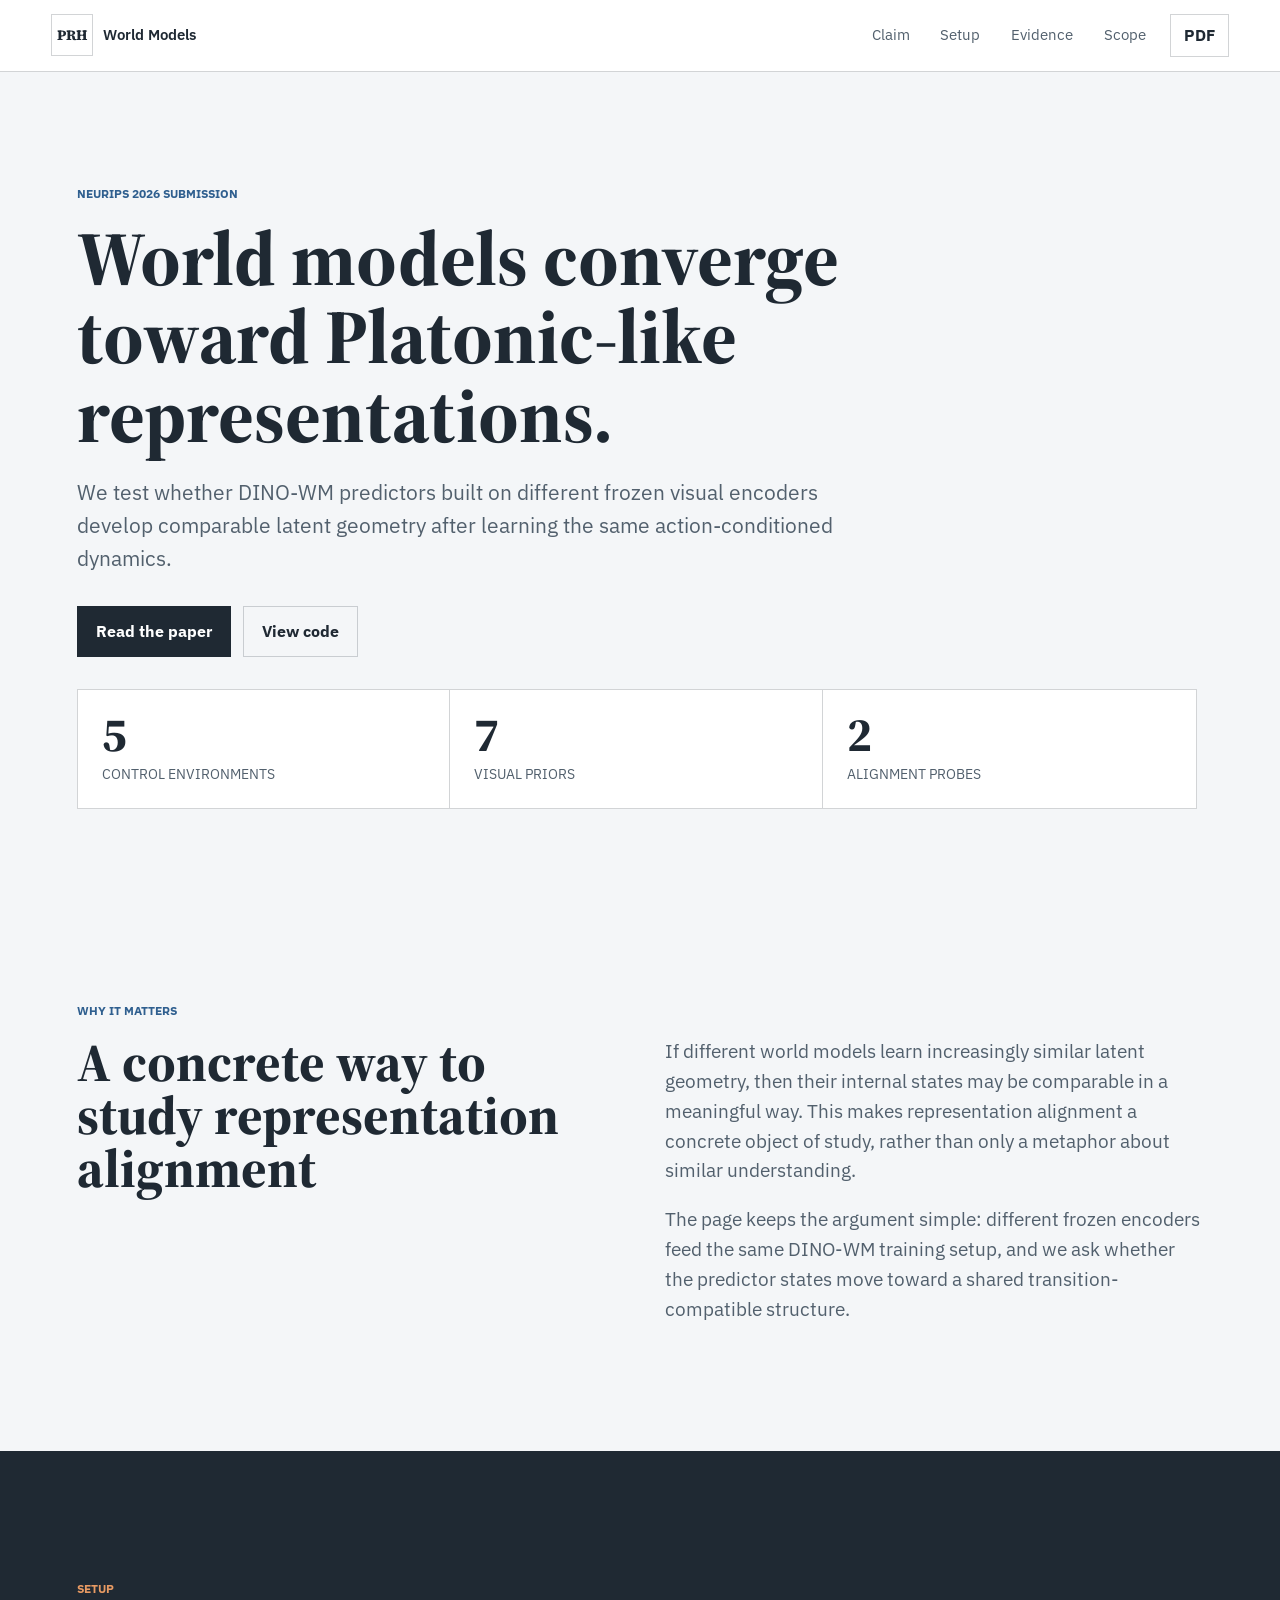
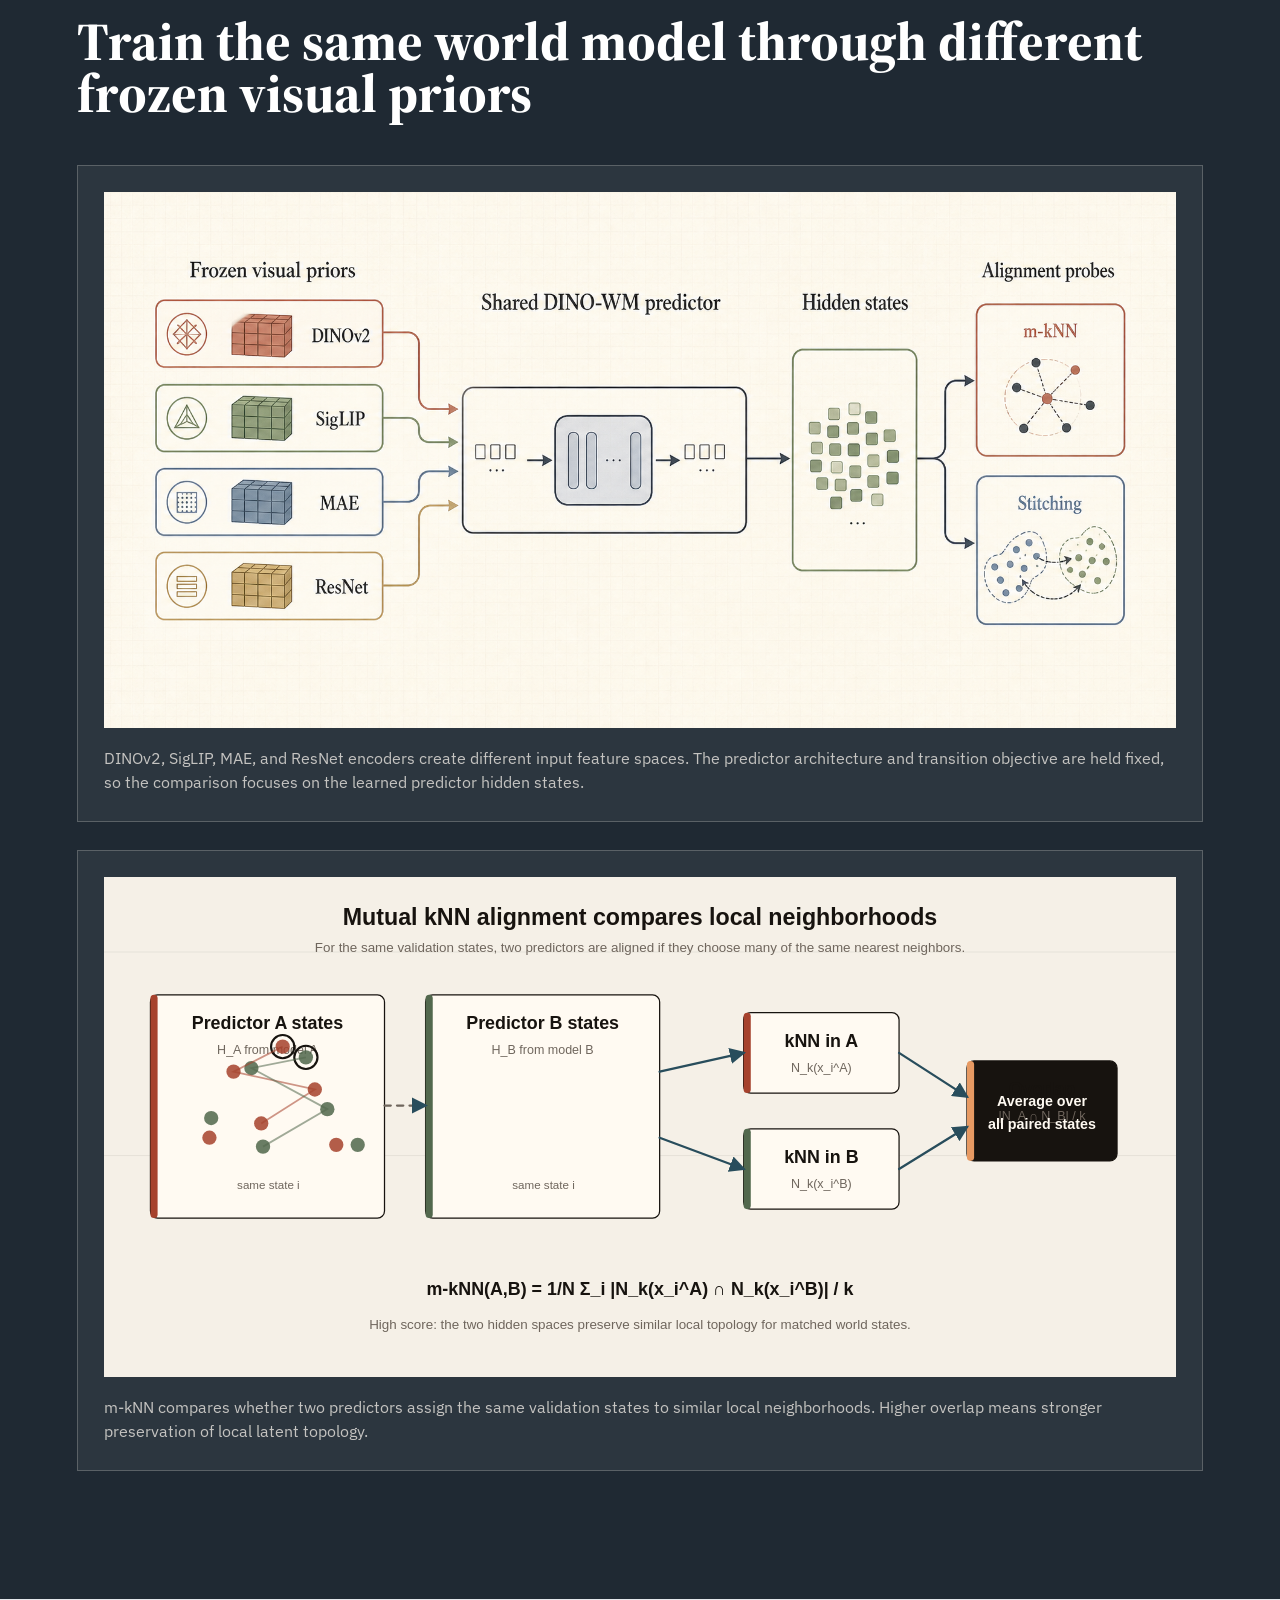
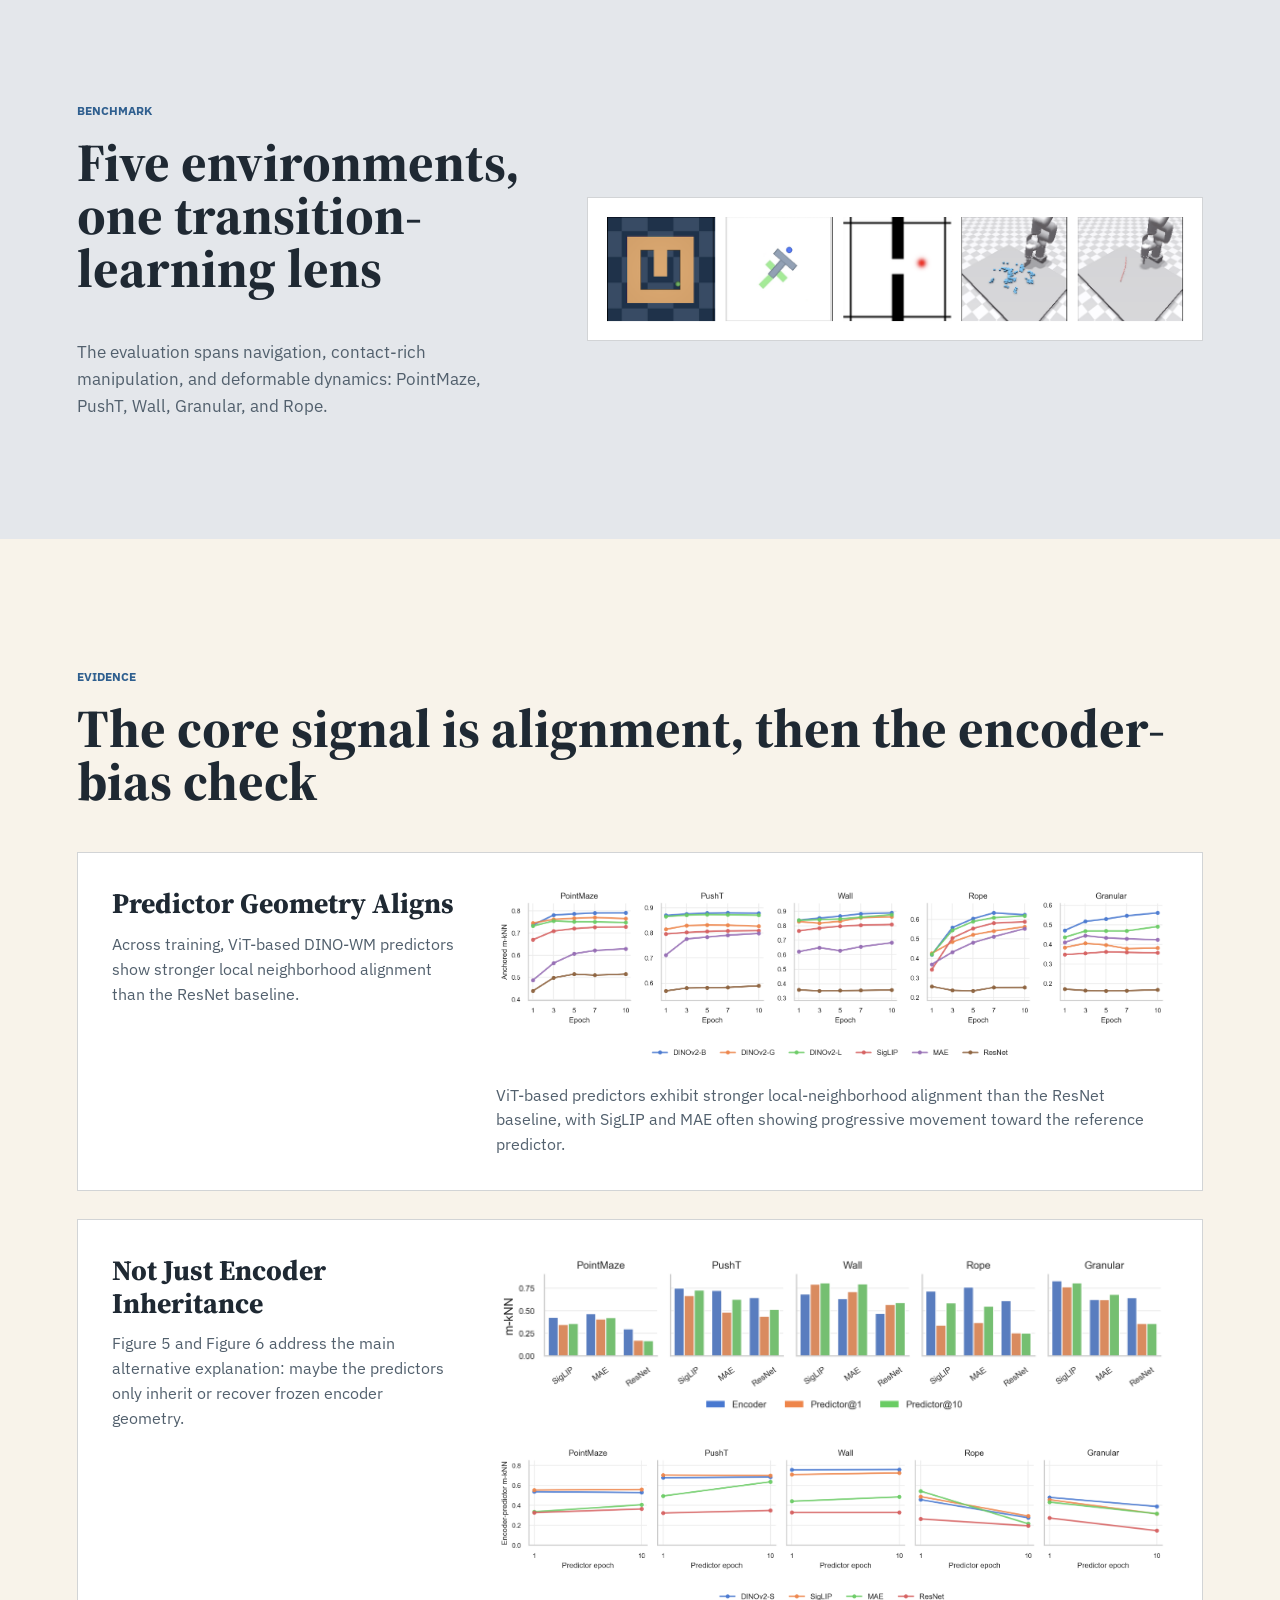
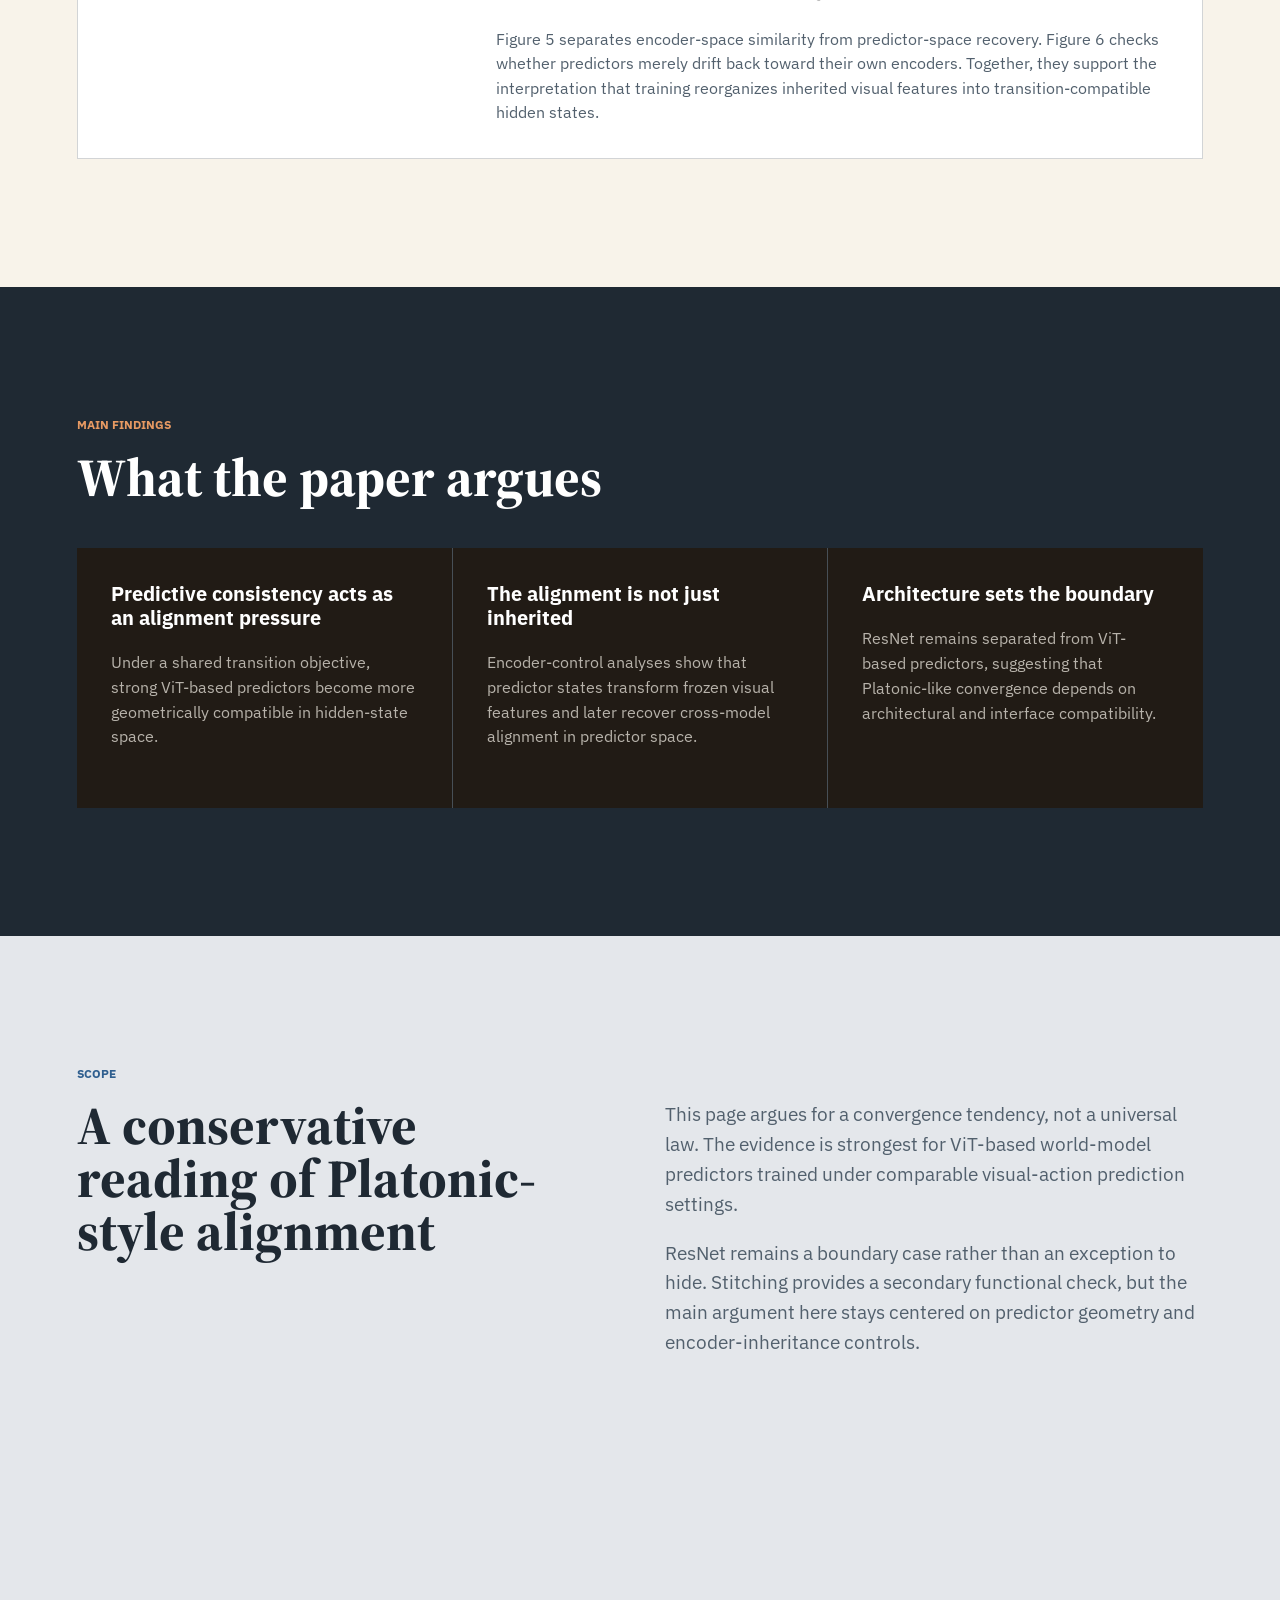
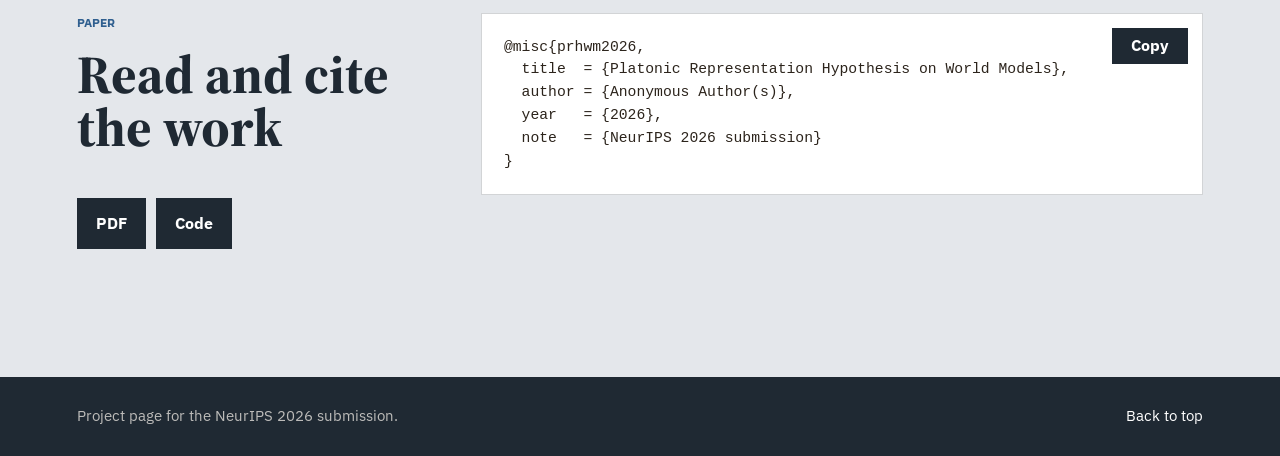
<file: v4/index.html>
<!doctype html>
<html lang="en">
  <head>
    <meta charset="utf-8">
    <meta name="viewport" content="width=device-width, initial-scale=1">
    <title>Platonic Representation Hypothesis on World Models</title>
    <meta
      name="description"
      content="Project page for the NeurIPS 2026 paper: Platonic Representation Hypothesis on World Models."
    >
    <meta property="og:title" content="Platonic Representation Hypothesis on World Models">
    <meta
      property="og:description"
      content="A study of whether action-conditioned world models trained with different visual priors develop shared latent transition structure."
    >
    <meta property="og:image" content="../assets/prh-wm/platonic-hypothesis.jpg">
    <meta property="og:type" content="website">
    <link
      rel="icon"
      href="data:image/svg+xml,%3Csvg xmlns='http://www.w3.org/2000/svg' viewBox='0 0 64 64'%3E%3Crect width='64' height='64' fill='%2317130f'/%3E%3Ctext x='32' y='39' text-anchor='middle' font-family='Georgia,serif' font-size='20' font-weight='700' fill='%23fffaf2'%3EPRH%3C/text%3E%3C/svg%3E"
    >
    <link rel="preconnect" href="https://fonts.googleapis.com">
    <link rel="preconnect" href="https://fonts.gstatic.com" crossorigin>
    <link
      href="https://fonts.googleapis.com/css2?family=IBM+Plex+Sans:wght@400;500;600;700&family=Source+Serif+4:opsz,wght@8..60,500;8..60,650;8..60,750&display=swap"
      rel="stylesheet"
    >
    <link rel="stylesheet" href="styles.css">
  </head>
  <body class="variant-page variant-4">
    <header class="site-header" aria-label="Primary navigation">
      <a class="mark" href="#top" aria-label="Back to top">
        <span class="mark-glyph">PRH</span>
        <span class="mark-text">World Models</span>
      </a>
      <nav class="nav-links" aria-label="Page sections">
        <a href="#claim">Claim</a>
        <a href="#setup">Setup</a>
        <a href="#evidence">Evidence</a>
        <a href="#limitations">Scope</a>
      </nav>
      <a class="nav-action" href="../assets/prh-wm/prh-wm-neurips2026.pdf">PDF</a>
    </header>

    <main id="top">
      <section class="hero" aria-labelledby="paper-title">
        <div class="hero-media" aria-hidden="true">
          <img src="../assets/prh-wm/platonic-hypothesis.jpg" alt="">
        </div>
        <div class="hero-overlay"></div>
        <div class="hero-content">
          <p class="venue">NeurIPS 2026 submission</p>
          <h1 id="paper-title">World models converge toward Platonic-like representations.</h1>
          <p class="hero-copy">
            We test whether DINO-WM predictors built on different frozen visual encoders
            develop comparable latent geometry after learning the same action-conditioned
            dynamics.
          </p>
          <div class="hero-actions" aria-label="Project links">
            <a class="button primary" href="../assets/prh-wm/prh-wm-neurips2026.pdf">Read the paper</a>
            <a class="button secondary" href="https://github.com/sellerbubble/dino_wm">View code</a>
          </div>
        </div>
        <aside class="hero-stats" aria-label="Study overview">
          <div>
            <span class="stat-value">5</span>
            <span class="stat-label">control environments</span>
          </div>
          <div>
            <span class="stat-value">7</span>
            <span class="stat-label">visual priors</span>
          </div>
          <div>
            <span class="stat-value">2</span>
            <span class="stat-label">alignment probes</span>
          </div>
        </aside>
      </section>

      <section id="claim" class="section question-section">
        <div class="section-kicker">Why It Matters</div>
        <div class="split">
          <div>
            <h2>A concrete way to study representation alignment</h2>
          </div>
          <div class="prose">
            <p>
              If different world models learn increasingly similar latent geometry, then
              their internal states may be comparable in a meaningful way. This makes
              representation alignment a concrete object of study, rather than only a
              metaphor about similar understanding.
            </p>
            <p>
              The page keeps the argument simple: different frozen encoders feed the same
              DINO-WM training setup, and we ask whether the predictor states move toward
              a shared transition-compatible structure.
            </p>
          </div>
        </div>
      </section>

      <section id="setup" class="section method-section" aria-labelledby="setup-title">
        <div class="section-kicker">Setup</div>
        <h2 id="setup-title">Train the same world model through different frozen visual priors</h2>
        <div class="diagram-stack">
          <figure class="diagram-card">
            <img
              src="../assets/prh-wm/setup-generated.png"
              alt="Conceptual diagram of frozen visual priors feeding a shared DINO-WM predictor."
            >
            <figcaption>
              DINOv2, SigLIP, MAE, and ResNet encoders create different input feature
              spaces. The predictor architecture and transition objective are held fixed,
              so the comparison focuses on the learned predictor hidden states.
            </figcaption>
          </figure>
          <figure class="diagram-card">
            <img
              src="../assets/prh-wm/mknn-method.svg"
              alt="Diagram showing mutual k-nearest-neighbor alignment between two predictor hidden-state spaces."
            >
            <figcaption>
              m-kNN compares whether two predictors assign the same validation states to
              similar local neighborhoods. Higher overlap means stronger preservation of
              local latent topology.
            </figcaption>
          </figure>
        </div>
      </section>

      <section class="figure-band" aria-labelledby="tasks-title">
        <div class="figure-copy">
          <div class="section-kicker">Benchmark</div>
          <h2 id="tasks-title">Five environments, one transition-learning lens</h2>
          <p>
            The evaluation spans navigation, contact-rich manipulation, and deformable
            dynamics: PointMaze, PushT, Wall, Granular, and Rope.
          </p>
        </div>
        <figure>
          <img src="../assets/prh-wm/tasks.png" alt="Five DINO-WM evaluation environments.">
        </figure>
      </section>

      <section id="evidence" class="section evidence-section" aria-labelledby="evidence-title">
        <div class="section-kicker">Evidence</div>
        <h2 id="evidence-title">The core signal is alignment, then the encoder-bias check</h2>
        <div class="evidence-stack">
          <article class="evidence-card">
            <div class="evidence-copy">
              <h3>Predictor Geometry Aligns</h3>
              <p>
                Across training, ViT-based DINO-WM predictors show stronger local
                neighborhood alignment than the ResNet baseline.
              </p>
            </div>
            <figure>
              <img src="../assets/prh-wm/knn-trends.png" alt="m-kNN similarity trends across environments.">
              <figcaption>
                ViT-based predictors exhibit stronger local-neighborhood alignment than the
                ResNet baseline, with SigLIP and MAE often showing progressive movement
                toward the reference predictor.
              </figcaption>
            </figure>
          </article>
          <article class="evidence-card">
            <div class="evidence-copy">
              <h3>Not Just Encoder Inheritance</h3>
              <p>
                Figure 5 and Figure 6 address the main alternative explanation: maybe the
                predictors only inherit or recover frozen encoder geometry.
              </p>
            </div>
            <figure>
              <img src="../assets/prh-wm/encoder-vs-predictor.png" alt="Figure 5: comparison of encoder-space and predictor-space alignment.">
              <img src="../assets/prh-wm/within-model-encoder-predictor.png" alt="Figure 6: within-model encoder-predictor geometry analysis.">
              <figcaption>
                Figure 5 separates encoder-space similarity from predictor-space recovery.
                Figure 6 checks whether predictors merely drift back toward their own
                encoders. Together, they support the interpretation that training
                reorganizes inherited visual features into transition-compatible hidden
                states.
              </figcaption>
            </figure>
          </article>
        </div>
      </section>

      <section class="section findings-section" aria-labelledby="findings-title">
        <div class="section-kicker">Main Findings</div>
        <h2 id="findings-title">What the paper argues</h2>
        <div class="findings-grid">
          <article>
            <h3>Predictive consistency acts as an alignment pressure</h3>
            <p>
              Under a shared transition objective, strong ViT-based predictors become
              more geometrically compatible in hidden-state space.
            </p>
          </article>
          <article>
            <h3>The alignment is not just inherited</h3>
            <p>
              Encoder-control analyses show that predictor states transform frozen visual
              features and later recover cross-model alignment in predictor space.
            </p>
          </article>
          <article>
            <h3>Architecture sets the boundary</h3>
            <p>
              ResNet remains separated from ViT-based predictors, suggesting that
              Platonic-like convergence depends on architectural and interface
              compatibility.
            </p>
          </article>
        </div>
      </section>

      <section id="limitations" class="section limitations-section">
        <div class="section-kicker">Scope</div>
        <div class="split">
          <h2>A conservative reading of Platonic-style alignment</h2>
          <div class="prose">
            <p>
              This page argues for a convergence tendency, not a universal law. The
              evidence is strongest for ViT-based world-model predictors trained under
              comparable visual-action prediction settings.
            </p>
            <p>
              ResNet remains a boundary case rather than an exception to hide. Stitching
              provides a secondary functional check, but the main argument here stays
              centered on predictor geometry and encoder-inheritance controls.
            </p>
          </div>
        </div>
      </section>

      <section id="paper" class="section citation-section" aria-labelledby="citation-title">
        <div>
          <div class="section-kicker">Paper</div>
          <h2 id="citation-title">Read and cite the work</h2>
          <div class="paper-links" aria-label="Paper resources">
            <a class="button paper-button" href="../assets/prh-wm/prh-wm-neurips2026.pdf">PDF</a>
            <a class="button paper-button" href="https://github.com/sellerbubble/dino_wm">Code</a>
          </div>
        </div>
        <div class="citation-box">
          <pre><code id="citation">@misc{prhwm2026,
  title  = {Platonic Representation Hypothesis on World Models},
  author = {Anonymous Author(s)},
  year   = {2026},
  note   = {NeurIPS 2026 submission}
}</code></pre>
          <button class="copy-button" type="button" data-copy-target="citation">Copy</button>
        </div>
      </section>
    </main>

    <footer class="footer">
      <p>Project page for the NeurIPS 2026 submission.</p>
      <a href="#top">Back to top</a>
    </footer>

    <script src="../script.js"></script>
  </body>
</html>
</file>
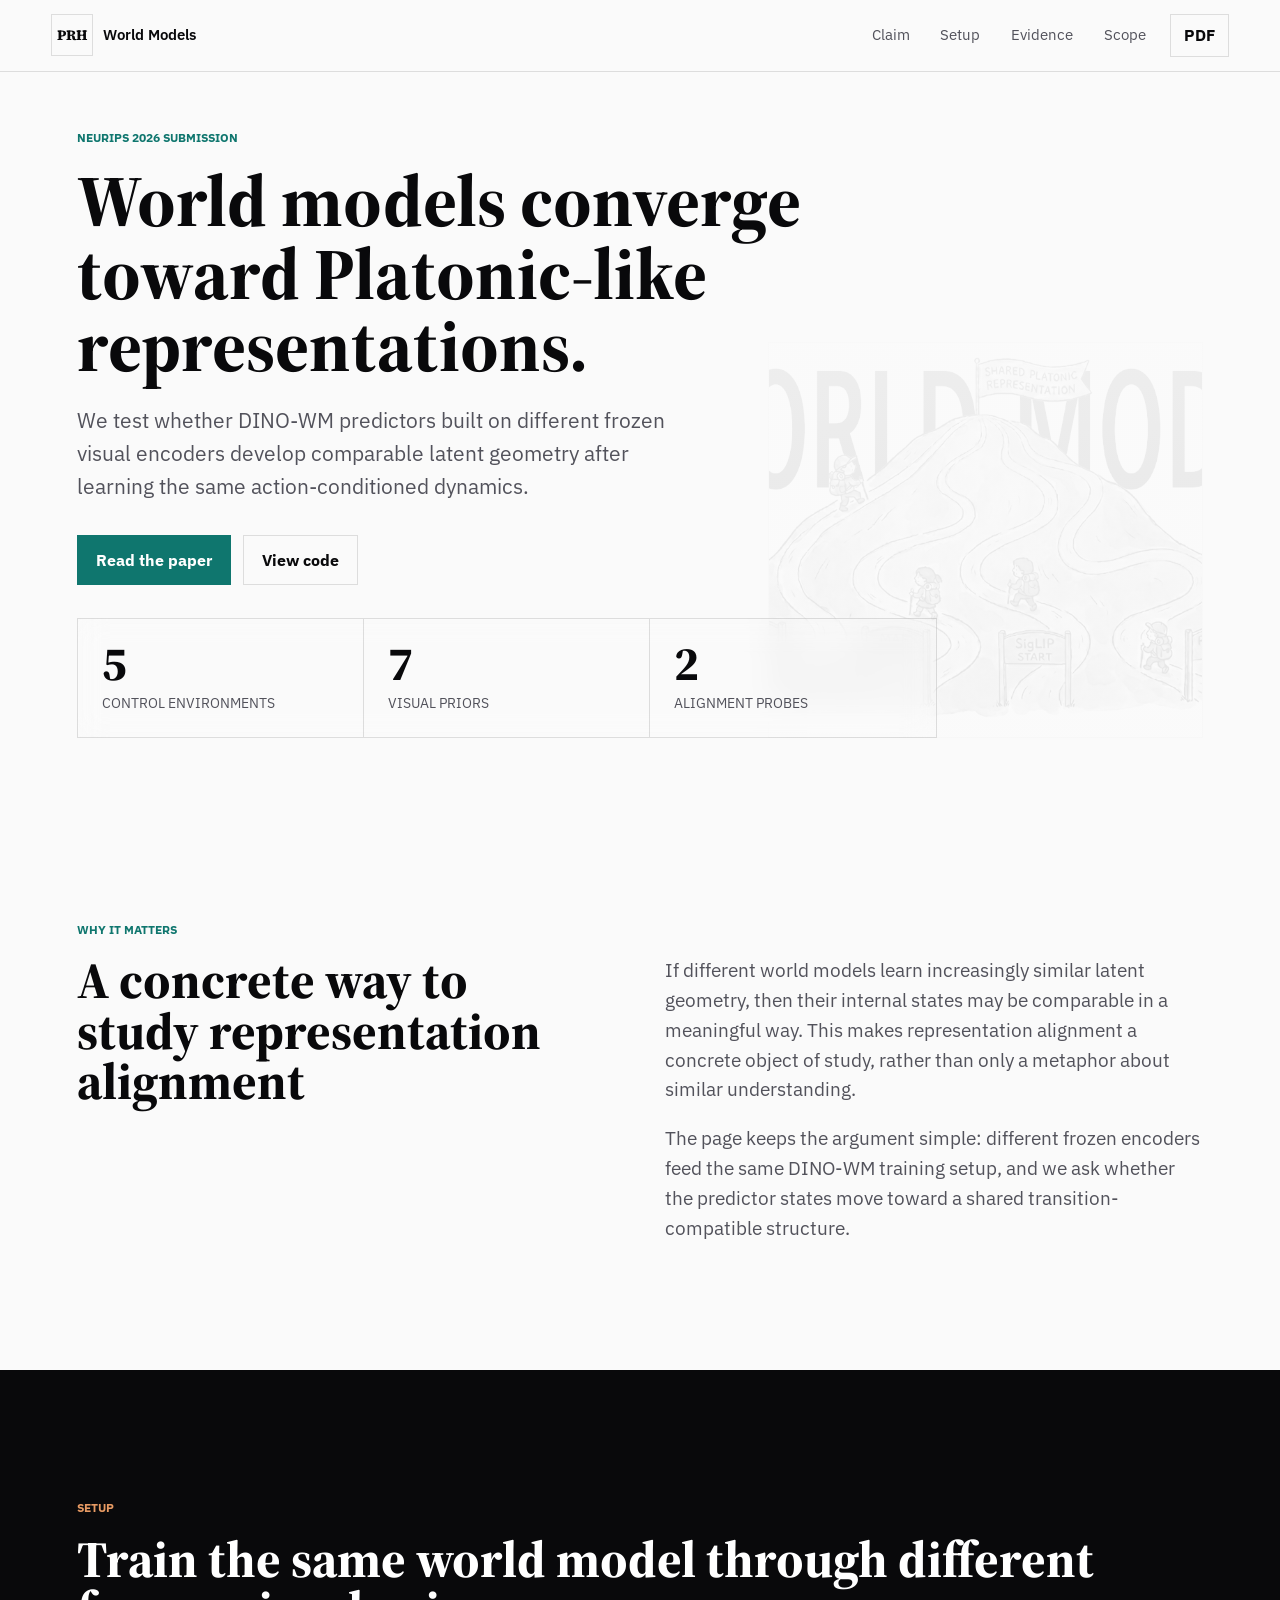
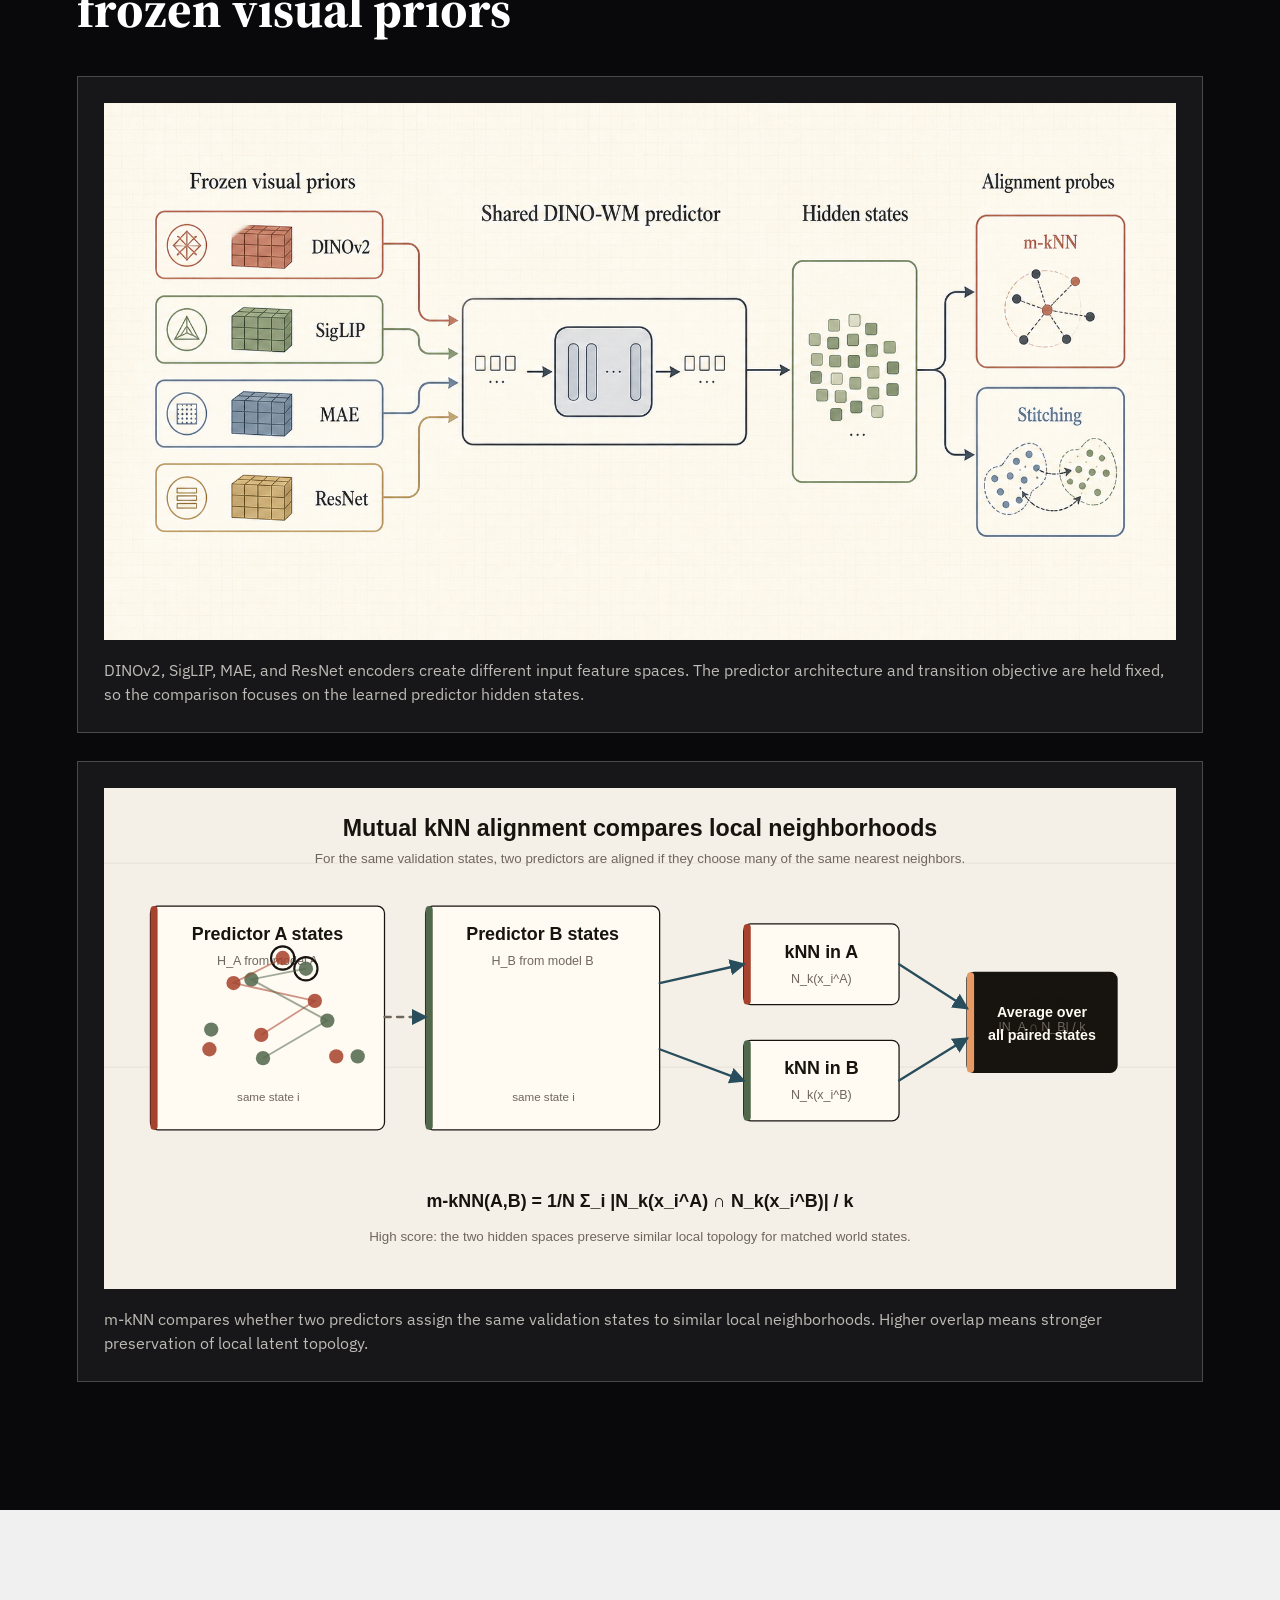
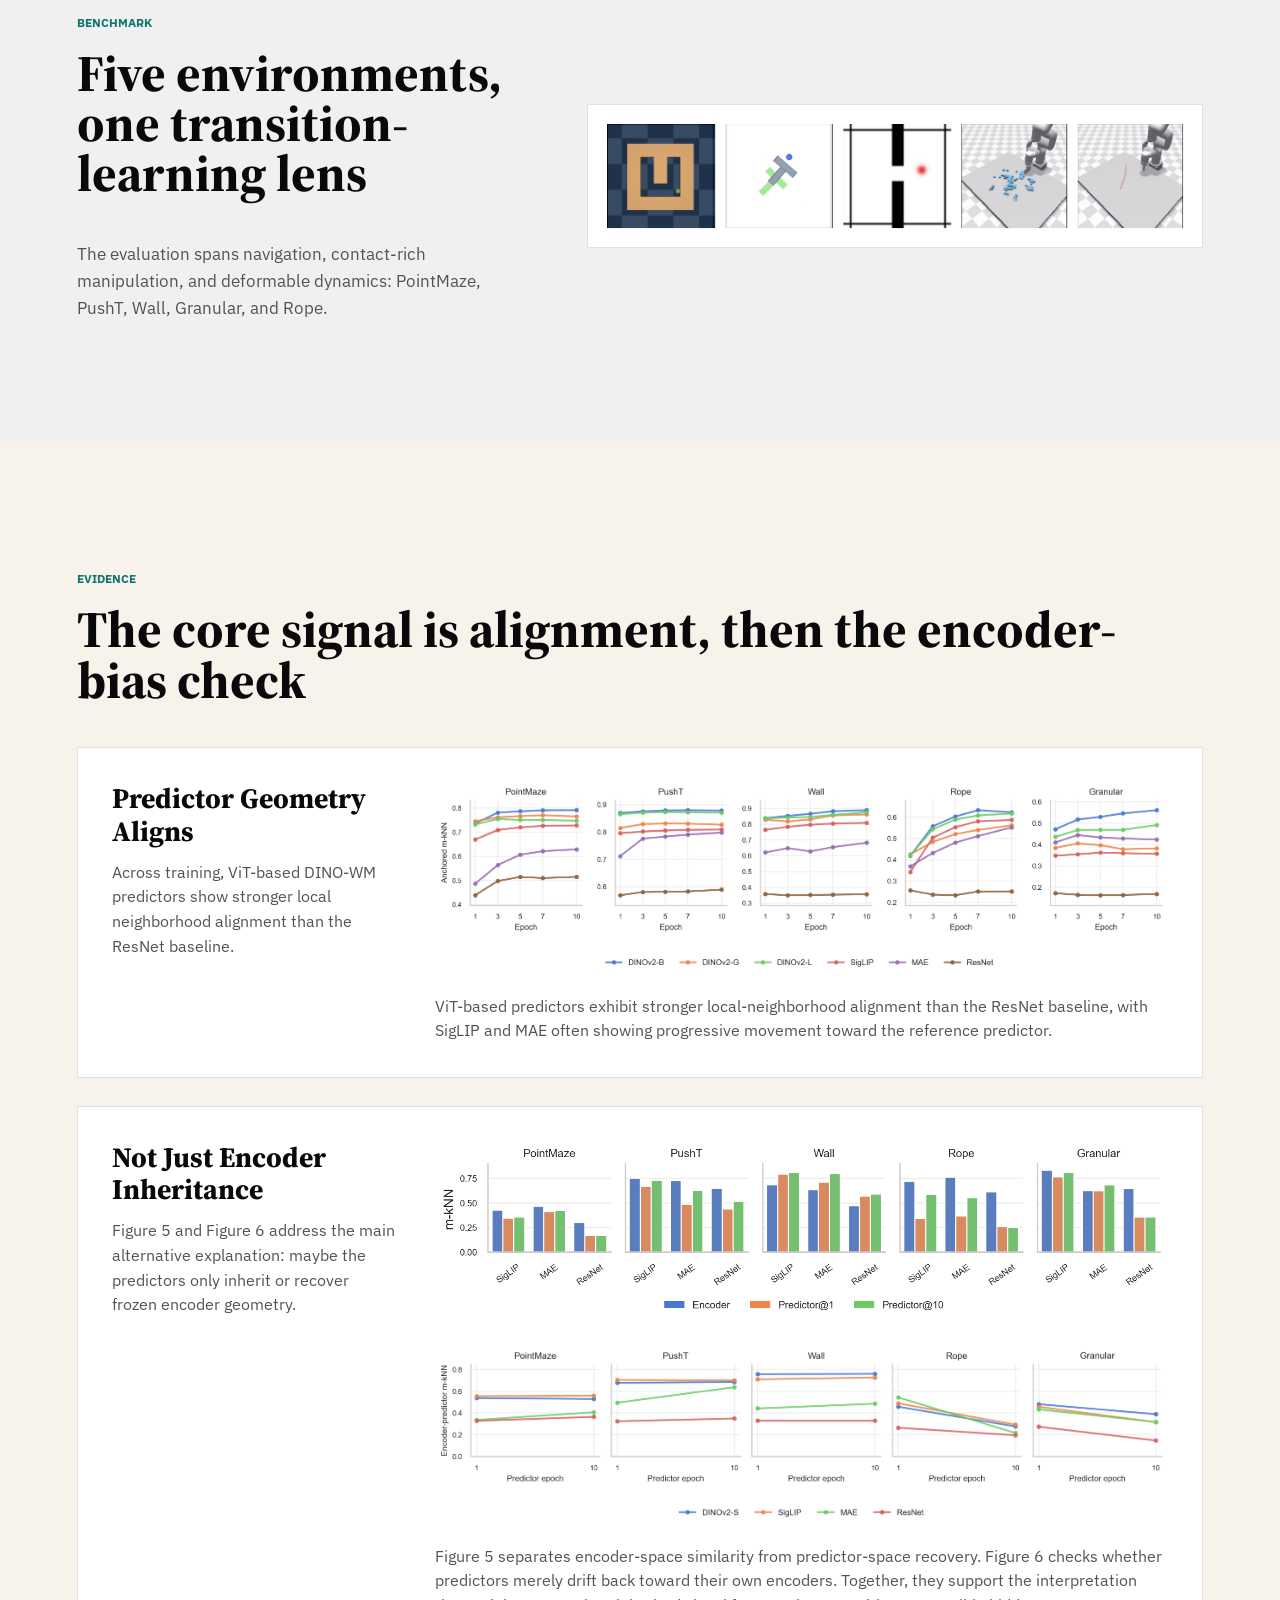
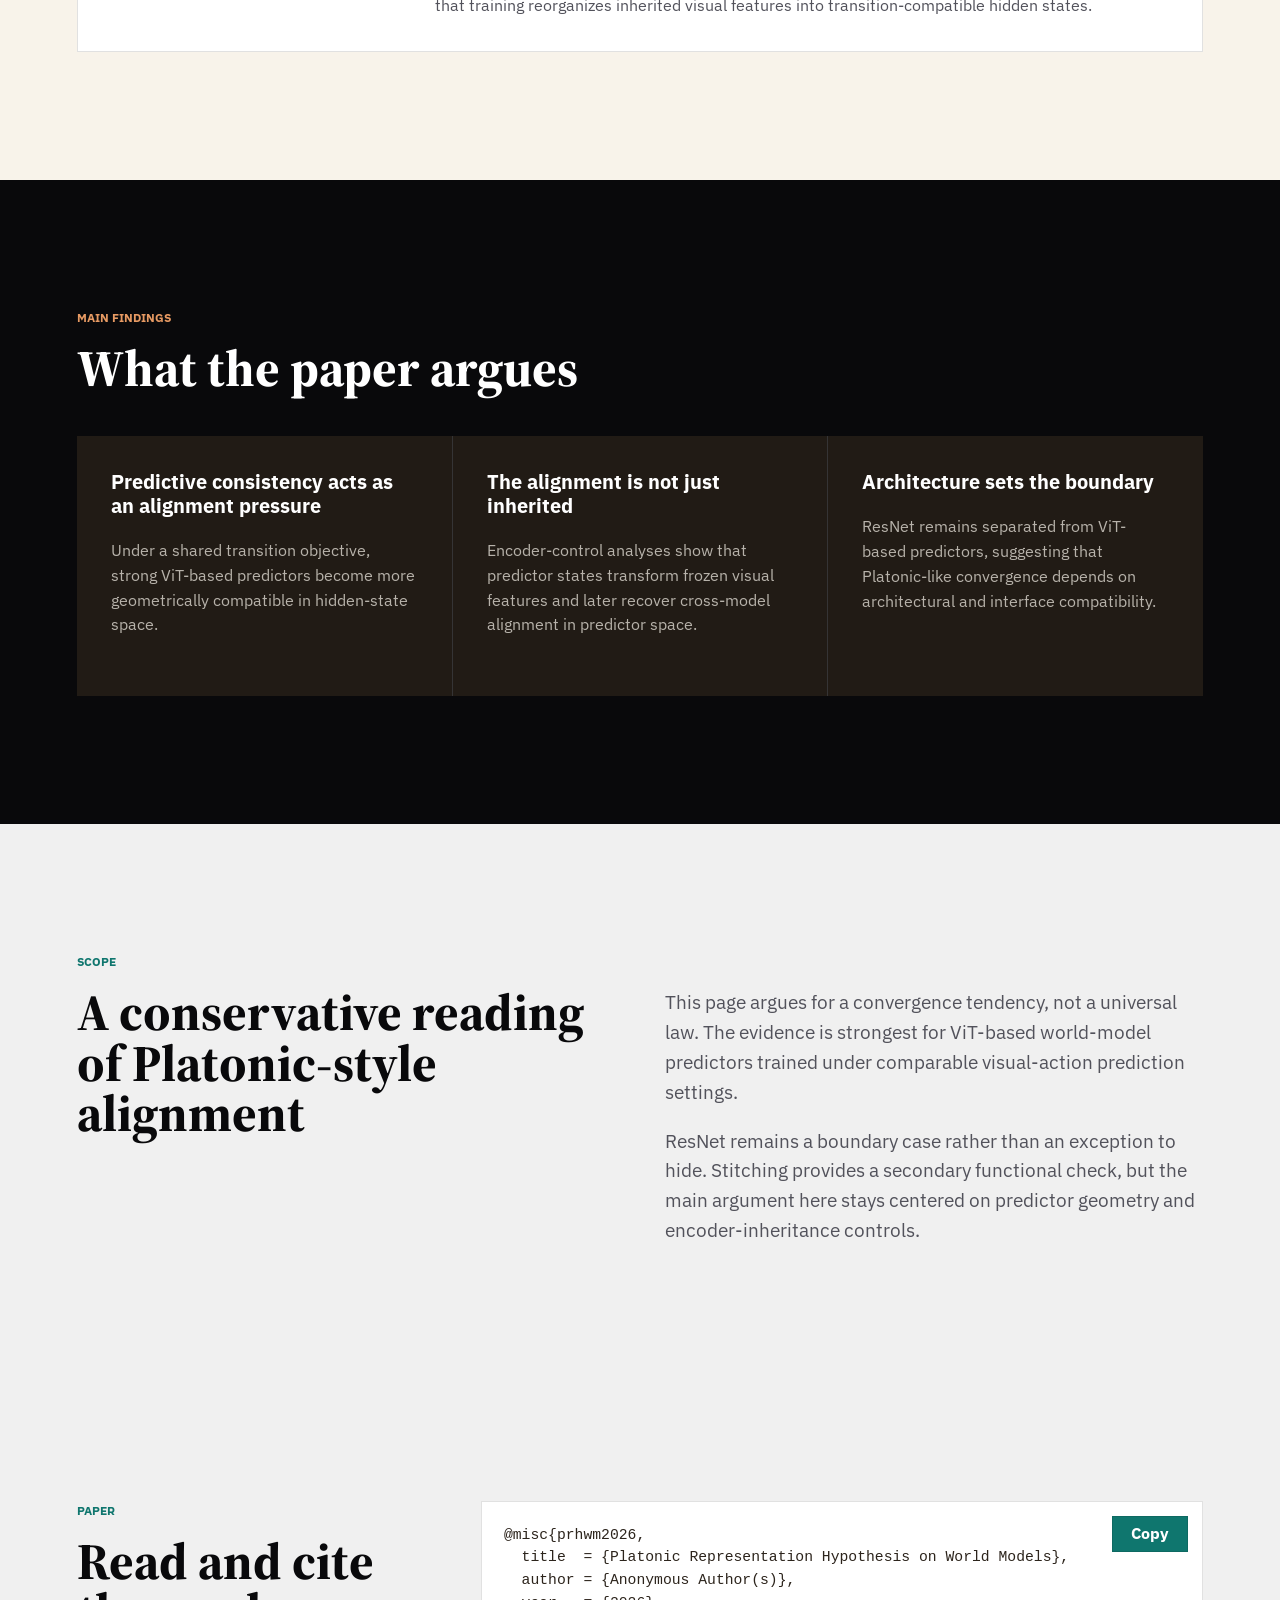
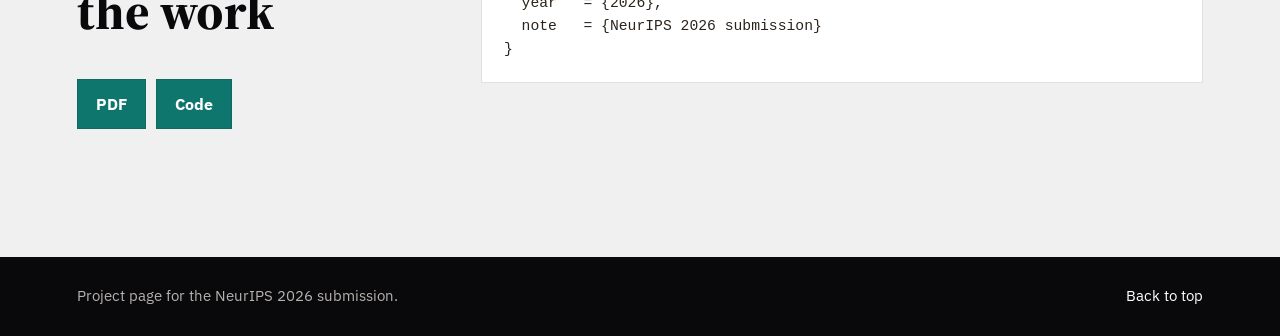
<file: v5/index.html>
<!doctype html>
<html lang="en">
  <head>
    <meta charset="utf-8">
    <meta name="viewport" content="width=device-width, initial-scale=1">
    <title>Platonic Representation Hypothesis on World Models</title>
    <meta
      name="description"
      content="Project page for the NeurIPS 2026 paper: Platonic Representation Hypothesis on World Models."
    >
    <meta property="og:title" content="Platonic Representation Hypothesis on World Models">
    <meta
      property="og:description"
      content="A study of whether action-conditioned world models trained with different visual priors develop shared latent transition structure."
    >
    <meta property="og:image" content="../assets/prh-wm/platonic-hypothesis.jpg">
    <meta property="og:type" content="website">
    <link
      rel="icon"
      href="data:image/svg+xml,%3Csvg xmlns='http://www.w3.org/2000/svg' viewBox='0 0 64 64'%3E%3Crect width='64' height='64' fill='%2317130f'/%3E%3Ctext x='32' y='39' text-anchor='middle' font-family='Georgia,serif' font-size='20' font-weight='700' fill='%23fffaf2'%3EPRH%3C/text%3E%3C/svg%3E"
    >
    <link rel="preconnect" href="https://fonts.googleapis.com">
    <link rel="preconnect" href="https://fonts.gstatic.com" crossorigin>
    <link
      href="https://fonts.googleapis.com/css2?family=IBM+Plex+Sans:wght@400;500;600;700&family=Source+Serif+4:opsz,wght@8..60,500;8..60,650;8..60,750&display=swap"
      rel="stylesheet"
    >
    <link rel="stylesheet" href="styles.css">
  </head>
  <body class="variant-page variant-5">
    <header class="site-header" aria-label="Primary navigation">
      <a class="mark" href="#top" aria-label="Back to top">
        <span class="mark-glyph">PRH</span>
        <span class="mark-text">World Models</span>
      </a>
      <nav class="nav-links" aria-label="Page sections">
        <a href="#claim">Claim</a>
        <a href="#setup">Setup</a>
        <a href="#evidence">Evidence</a>
        <a href="#limitations">Scope</a>
      </nav>
      <a class="nav-action" href="../assets/prh-wm/prh-wm-neurips2026.pdf">PDF</a>
    </header>

    <main id="top">
      <section class="hero" aria-labelledby="paper-title">
        <div class="hero-media" aria-hidden="true">
          <img src="../assets/prh-wm/platonic-hypothesis.jpg" alt="">
        </div>
        <div class="hero-overlay"></div>
        <div class="hero-content">
          <p class="venue">NeurIPS 2026 submission</p>
          <h1 id="paper-title">World models converge toward Platonic-like representations.</h1>
          <p class="hero-copy">
            We test whether DINO-WM predictors built on different frozen visual encoders
            develop comparable latent geometry after learning the same action-conditioned
            dynamics.
          </p>
          <div class="hero-actions" aria-label="Project links">
            <a class="button primary" href="../assets/prh-wm/prh-wm-neurips2026.pdf">Read the paper</a>
            <a class="button secondary" href="https://github.com/sellerbubble/dino_wm">View code</a>
          </div>
        </div>
        <aside class="hero-stats" aria-label="Study overview">
          <div>
            <span class="stat-value">5</span>
            <span class="stat-label">control environments</span>
          </div>
          <div>
            <span class="stat-value">7</span>
            <span class="stat-label">visual priors</span>
          </div>
          <div>
            <span class="stat-value">2</span>
            <span class="stat-label">alignment probes</span>
          </div>
        </aside>
      </section>

      <section id="claim" class="section question-section">
        <div class="section-kicker">Why It Matters</div>
        <div class="split">
          <div>
            <h2>A concrete way to study representation alignment</h2>
          </div>
          <div class="prose">
            <p>
              If different world models learn increasingly similar latent geometry, then
              their internal states may be comparable in a meaningful way. This makes
              representation alignment a concrete object of study, rather than only a
              metaphor about similar understanding.
            </p>
            <p>
              The page keeps the argument simple: different frozen encoders feed the same
              DINO-WM training setup, and we ask whether the predictor states move toward
              a shared transition-compatible structure.
            </p>
          </div>
        </div>
      </section>

      <section id="setup" class="section method-section" aria-labelledby="setup-title">
        <div class="section-kicker">Setup</div>
        <h2 id="setup-title">Train the same world model through different frozen visual priors</h2>
        <div class="diagram-stack">
          <figure class="diagram-card">
            <img
              src="../assets/prh-wm/setup-generated.png"
              alt="Conceptual diagram of frozen visual priors feeding a shared DINO-WM predictor."
            >
            <figcaption>
              DINOv2, SigLIP, MAE, and ResNet encoders create different input feature
              spaces. The predictor architecture and transition objective are held fixed,
              so the comparison focuses on the learned predictor hidden states.
            </figcaption>
          </figure>
          <figure class="diagram-card">
            <img
              src="../assets/prh-wm/mknn-method.svg"
              alt="Diagram showing mutual k-nearest-neighbor alignment between two predictor hidden-state spaces."
            >
            <figcaption>
              m-kNN compares whether two predictors assign the same validation states to
              similar local neighborhoods. Higher overlap means stronger preservation of
              local latent topology.
            </figcaption>
          </figure>
        </div>
      </section>

      <section class="figure-band" aria-labelledby="tasks-title">
        <div class="figure-copy">
          <div class="section-kicker">Benchmark</div>
          <h2 id="tasks-title">Five environments, one transition-learning lens</h2>
          <p>
            The evaluation spans navigation, contact-rich manipulation, and deformable
            dynamics: PointMaze, PushT, Wall, Granular, and Rope.
          </p>
        </div>
        <figure>
          <img src="../assets/prh-wm/tasks.png" alt="Five DINO-WM evaluation environments.">
        </figure>
      </section>

      <section id="evidence" class="section evidence-section" aria-labelledby="evidence-title">
        <div class="section-kicker">Evidence</div>
        <h2 id="evidence-title">The core signal is alignment, then the encoder-bias check</h2>
        <div class="evidence-stack">
          <article class="evidence-card">
            <div class="evidence-copy">
              <h3>Predictor Geometry Aligns</h3>
              <p>
                Across training, ViT-based DINO-WM predictors show stronger local
                neighborhood alignment than the ResNet baseline.
              </p>
            </div>
            <figure>
              <img src="../assets/prh-wm/knn-trends.png" alt="m-kNN similarity trends across environments.">
              <figcaption>
                ViT-based predictors exhibit stronger local-neighborhood alignment than the
                ResNet baseline, with SigLIP and MAE often showing progressive movement
                toward the reference predictor.
              </figcaption>
            </figure>
          </article>
          <article class="evidence-card">
            <div class="evidence-copy">
              <h3>Not Just Encoder Inheritance</h3>
              <p>
                Figure 5 and Figure 6 address the main alternative explanation: maybe the
                predictors only inherit or recover frozen encoder geometry.
              </p>
            </div>
            <figure>
              <img src="../assets/prh-wm/encoder-vs-predictor.png" alt="Figure 5: comparison of encoder-space and predictor-space alignment.">
              <img src="../assets/prh-wm/within-model-encoder-predictor.png" alt="Figure 6: within-model encoder-predictor geometry analysis.">
              <figcaption>
                Figure 5 separates encoder-space similarity from predictor-space recovery.
                Figure 6 checks whether predictors merely drift back toward their own
                encoders. Together, they support the interpretation that training
                reorganizes inherited visual features into transition-compatible hidden
                states.
              </figcaption>
            </figure>
          </article>
        </div>
      </section>

      <section class="section findings-section" aria-labelledby="findings-title">
        <div class="section-kicker">Main Findings</div>
        <h2 id="findings-title">What the paper argues</h2>
        <div class="findings-grid">
          <article>
            <h3>Predictive consistency acts as an alignment pressure</h3>
            <p>
              Under a shared transition objective, strong ViT-based predictors become
              more geometrically compatible in hidden-state space.
            </p>
          </article>
          <article>
            <h3>The alignment is not just inherited</h3>
            <p>
              Encoder-control analyses show that predictor states transform frozen visual
              features and later recover cross-model alignment in predictor space.
            </p>
          </article>
          <article>
            <h3>Architecture sets the boundary</h3>
            <p>
              ResNet remains separated from ViT-based predictors, suggesting that
              Platonic-like convergence depends on architectural and interface
              compatibility.
            </p>
          </article>
        </div>
      </section>

      <section id="limitations" class="section limitations-section">
        <div class="section-kicker">Scope</div>
        <div class="split">
          <h2>A conservative reading of Platonic-style alignment</h2>
          <div class="prose">
            <p>
              This page argues for a convergence tendency, not a universal law. The
              evidence is strongest for ViT-based world-model predictors trained under
              comparable visual-action prediction settings.
            </p>
            <p>
              ResNet remains a boundary case rather than an exception to hide. Stitching
              provides a secondary functional check, but the main argument here stays
              centered on predictor geometry and encoder-inheritance controls.
            </p>
          </div>
        </div>
      </section>

      <section id="paper" class="section citation-section" aria-labelledby="citation-title">
        <div>
          <div class="section-kicker">Paper</div>
          <h2 id="citation-title">Read and cite the work</h2>
          <div class="paper-links" aria-label="Paper resources">
            <a class="button paper-button" href="../assets/prh-wm/prh-wm-neurips2026.pdf">PDF</a>
            <a class="button paper-button" href="https://github.com/sellerbubble/dino_wm">Code</a>
          </div>
        </div>
        <div class="citation-box">
          <pre><code id="citation">@misc{prhwm2026,
  title  = {Platonic Representation Hypothesis on World Models},
  author = {Anonymous Author(s)},
  year   = {2026},
  note   = {NeurIPS 2026 submission}
}</code></pre>
          <button class="copy-button" type="button" data-copy-target="citation">Copy</button>
        </div>
      </section>
    </main>

    <footer class="footer">
      <p>Project page for the NeurIPS 2026 submission.</p>
      <a href="#top">Back to top</a>
    </footer>

    <script src="../script.js"></script>
  </body>
</html>
</file>
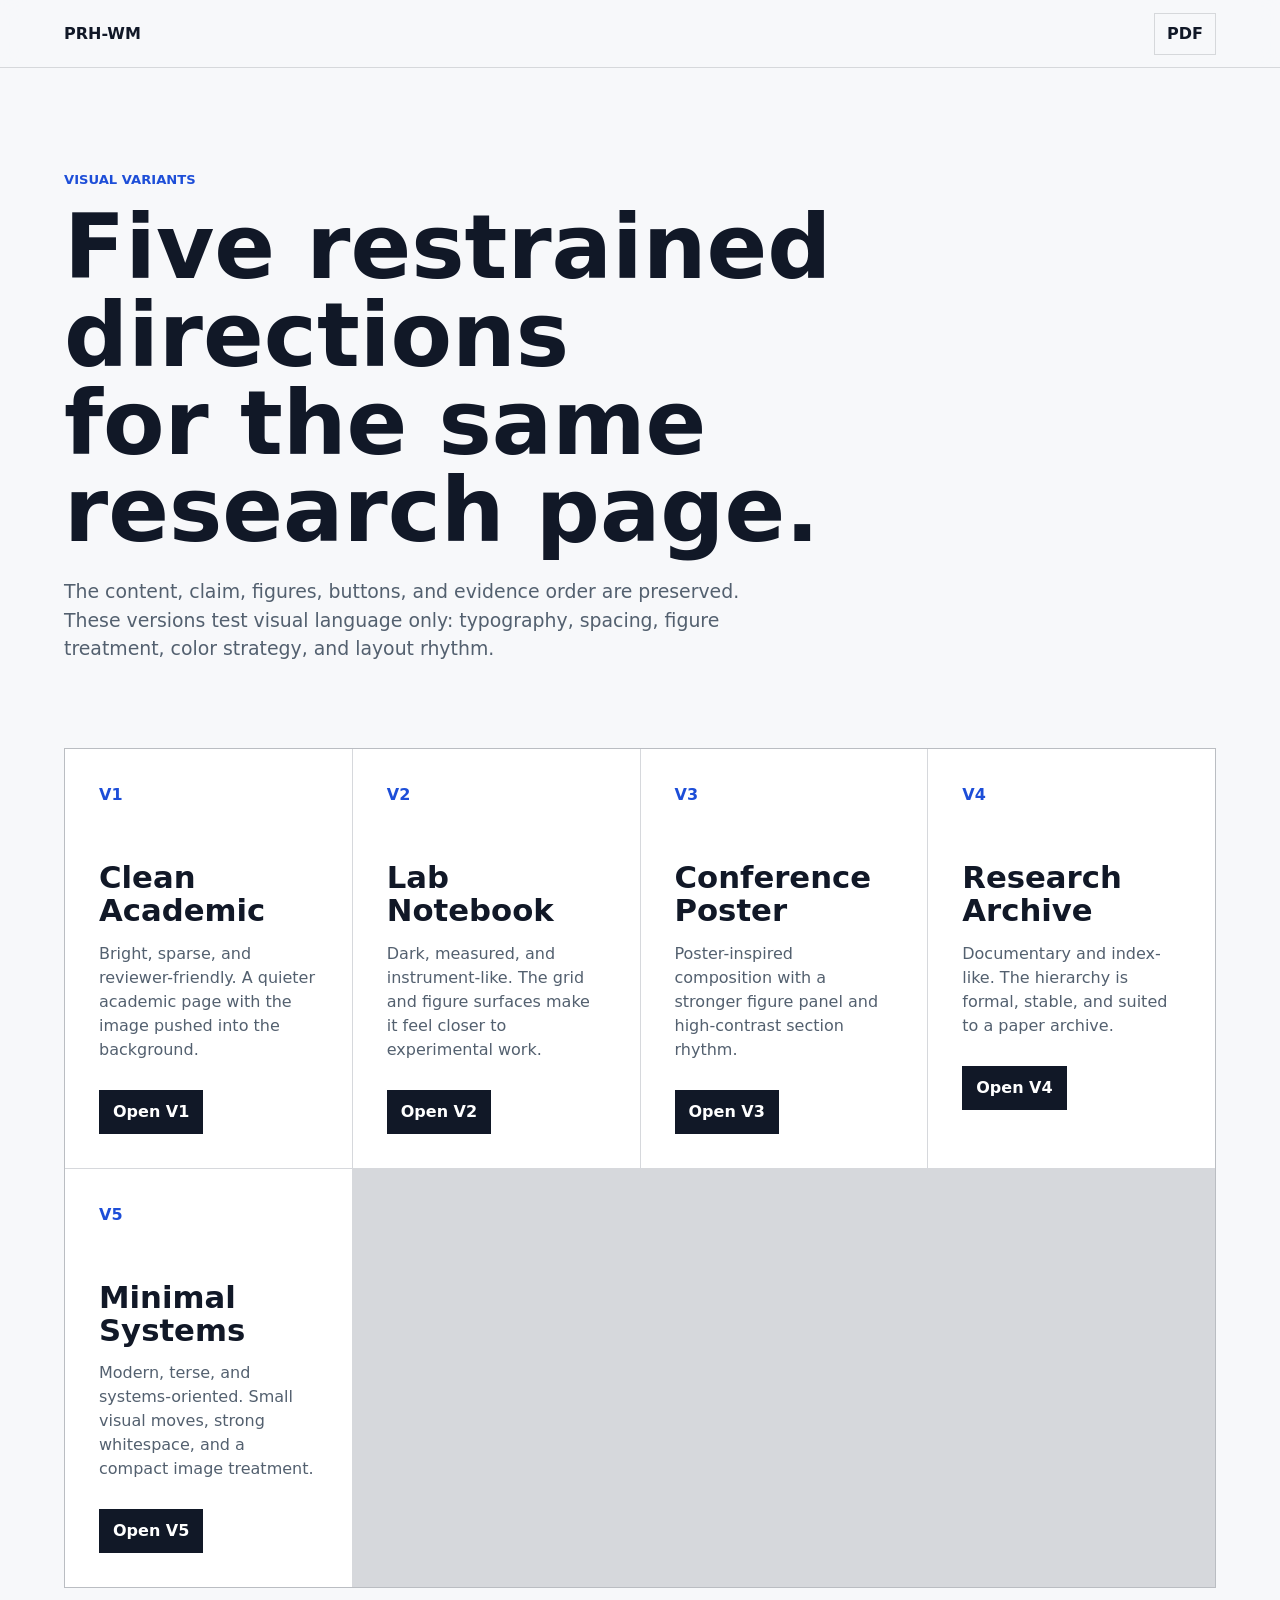
<file: variants/index.html>
<!doctype html>
<html lang="en">
  <head>
    <meta charset="utf-8">
    <meta name="viewport" content="width=device-width, initial-scale=1">
    <title>PRH-WM Project Page Variants</title>
    <meta
      name="description"
      content="Five visual variants for the PRH-WM NeurIPS project page."
    >
    <link
      rel="icon"
      href="data:image/svg+xml,%3Csvg xmlns='http://www.w3.org/2000/svg' viewBox='0 0 64 64'%3E%3Crect width='64' height='64' fill='%2317130f'/%3E%3Ctext x='32' y='39' text-anchor='middle' font-family='Georgia,serif' font-size='20' font-weight='700' fill='%23fffaf2'%3EPRH%3C/text%3E%3C/svg%3E"
    >
    <link rel="stylesheet" href="styles.css">
  </head>
  <body>
    <header class="variant-header">
      <a class="mark" href="../">PRH-WM</a>
      <a class="paper-link" href="../assets/prh-wm/prh-wm-neurips2026.pdf">PDF</a>
    </header>

    <main>
      <section class="intro">
        <p class="label">Visual variants</p>
        <h1>Five restrained directions for the same research page.</h1>
        <p>
          The content, claim, figures, buttons, and evidence order are preserved. These
          versions test visual language only: typography, spacing, figure treatment,
          color strategy, and layout rhythm.
        </p>
      </section>

      <section class="variant-grid" aria-label="Project page versions">
        <article>
          <span>V1</span>
          <h2>Clean Academic</h2>
          <p>Bright, sparse, and reviewer-friendly. A quieter academic page with the image pushed into the background.</p>
          <a href="../v1/">Open V1</a>
        </article>
        <article>
          <span>V2</span>
          <h2>Lab Notebook</h2>
          <p>Dark, measured, and instrument-like. The grid and figure surfaces make it feel closer to experimental work.</p>
          <a href="../v2/">Open V2</a>
        </article>
        <article>
          <span>V3</span>
          <h2>Conference Poster</h2>
          <p>Poster-inspired composition with a stronger figure panel and high-contrast section rhythm.</p>
          <a href="../v3/">Open V3</a>
        </article>
        <article>
          <span>V4</span>
          <h2>Research Archive</h2>
          <p>Documentary and index-like. The hierarchy is formal, stable, and suited to a paper archive.</p>
          <a href="../v4/">Open V4</a>
        </article>
        <article>
          <span>V5</span>
          <h2>Minimal Systems</h2>
          <p>Modern, terse, and systems-oriented. Small visual moves, strong whitespace, and a compact image treatment.</p>
          <a href="../v5/">Open V5</a>
        </article>
      </section>
    </main>
  </body>
</html>
</file>
<file: styles.css>
:root {
  --ink: #17130f;
  --muted: #6f665d;
  --paper: #f5f0e7;
  --paper-deep: #ebe1d2;
  --line: rgba(23, 19, 15, 0.16);
  --oxide: #a6422d;
  --oxide-dark: #702a20;
  --moss: #52684d;
  --steel: #284d5c;
  --white: #fffaf2;
  --shadow: 0 24px 60px rgba(36, 24, 12, 0.18);
  --serif: "Source Serif 4", Georgia, serif;
  --sans: "IBM Plex Sans", Helvetica, sans-serif;
}

* {
  box-sizing: border-box;
}

html {
  scroll-behavior: smooth;
}

body {
  margin: 0;
  overflow-x: hidden;
  color: var(--ink);
  background:
    linear-gradient(90deg, rgba(23, 19, 15, 0.04) 1px, transparent 1px) 0 0 / 72px 72px,
    linear-gradient(180deg, rgba(23, 19, 15, 0.035) 1px, transparent 1px) 0 0 / 72px 72px,
    var(--paper);
  font-family: var(--sans);
  line-height: 1.55;
}

img {
  display: block;
  max-width: 100%;
}

a {
  color: inherit;
}

.site-header {
  position: fixed;
  z-index: 30;
  top: 0;
  left: 0;
  right: 0;
  display: grid;
  grid-template-columns: auto 1fr auto;
  gap: 24px;
  align-items: center;
  padding: 14px clamp(18px, 4vw, 56px);
  border-bottom: 1px solid rgba(255, 250, 242, 0.22);
  background: rgba(23, 19, 15, 0.74);
  color: var(--white);
  backdrop-filter: blur(18px);
}

.mark {
  display: inline-flex;
  align-items: center;
  gap: 10px;
  text-decoration: none;
  white-space: nowrap;
}

.mark-glyph {
  display: grid;
  place-items: center;
  width: 42px;
  aspect-ratio: 1;
  border: 1px solid rgba(255, 250, 242, 0.5);
  font-family: var(--serif);
  font-size: 0.9rem;
  font-weight: 750;
}

.mark-text,
.nav-links,
.nav-action,
.button,
.section-kicker,
.stat-label,
.item-index,
.figure-tab small,
.footer {
  letter-spacing: 0;
}

.mark-text {
  font-size: 0.92rem;
  font-weight: 600;
}

.nav-links {
  justify-self: end;
  display: flex;
  gap: clamp(12px, 2.4vw, 32px);
  color: rgba(255, 250, 242, 0.78);
  font-size: 0.92rem;
}

.nav-links a,
.nav-action {
  text-decoration: none;
}

.nav-links a:hover,
.nav-action:hover {
  color: var(--white);
}

.nav-action {
  padding: 8px 13px;
  border: 1px solid rgba(255, 250, 242, 0.44);
  color: var(--white);
  font-weight: 700;
}

.hero {
  position: relative;
  min-height: 92vh;
  display: grid;
  grid-template-columns: minmax(0, 1fr) minmax(280px, 380px);
  align-items: end;
  gap: 32px;
  padding: 128px clamp(20px, 6vw, 84px) 54px;
  overflow: hidden;
  color: var(--white);
}

.hero-media,
.hero-overlay {
  position: absolute;
  inset: 0;
}

.hero-media img {
  width: 100%;
  height: 100%;
  object-fit: cover;
  filter: saturate(0.86) contrast(1.08);
}

.hero-overlay {
  background:
    linear-gradient(90deg, rgba(13, 11, 8, 0.9) 0%, rgba(13, 11, 8, 0.7) 42%, rgba(13, 11, 8, 0.28) 100%),
    linear-gradient(180deg, rgba(13, 11, 8, 0.12) 0%, rgba(13, 11, 8, 0.38) 100%);
}

.hero-content,
.hero-stats {
  position: relative;
  z-index: 1;
}

.venue,
.section-kicker {
  margin: 0 0 16px;
  color: var(--oxide);
  font-size: 0.78rem;
  font-weight: 800;
  text-transform: uppercase;
}

.hero .venue {
  color: #f0a35f;
}

h1,
h2,
h3,
p {
  margin-top: 0;
}

h1,
h2 {
  font-family: var(--serif);
  font-weight: 750;
  line-height: 0.98;
}

h1 {
  max-width: 970px;
  margin-bottom: 22px;
  font-size: clamp(3rem, 8.5vw, 8.4rem);
  overflow-wrap: break-word;
}

h2 {
  font-size: clamp(2.2rem, 5vw, 5.7rem);
}

h3 {
  font-size: clamp(1.05rem, 1.6vw, 1.28rem);
  line-height: 1.16;
}

.hero-copy {
  max-width: 760px;
  margin-bottom: 32px;
  color: rgba(255, 250, 242, 0.86);
  font-size: clamp(1.04rem, 2vw, 1.32rem);
}

.hero-actions {
  display: flex;
  flex-wrap: wrap;
  gap: 12px;
}

.button {
  display: inline-flex;
  align-items: center;
  justify-content: center;
  min-height: 46px;
  padding: 12px 18px;
  border: 1px solid transparent;
  text-decoration: none;
  font-weight: 800;
  transition: transform 180ms ease, background 180ms ease, color 180ms ease;
}

.button:hover {
  transform: translateY(-2px);
}

.button.primary {
  background: var(--white);
  color: var(--ink);
}

.button.secondary {
  border-color: rgba(255, 250, 242, 0.5);
  color: var(--white);
}

.hero-stats {
  align-self: end;
  display: grid;
  gap: 0;
  border: 1px solid rgba(255, 250, 242, 0.28);
  background: rgba(23, 19, 15, 0.46);
  backdrop-filter: blur(14px);
}

.hero-stats div {
  padding: 22px 24px;
  border-bottom: 1px solid rgba(255, 250, 242, 0.18);
}

.hero-stats div:last-child {
  border-bottom: 0;
}

.stat-value {
  display: block;
  font-family: var(--serif);
  font-size: 3rem;
  font-weight: 750;
  line-height: 0.92;
}

.stat-label {
  display: block;
  margin-top: 8px;
  color: rgba(255, 250, 242, 0.72);
  font-size: 0.88rem;
  text-transform: uppercase;
}

.section {
  padding: clamp(68px, 10vw, 132px) clamp(20px, 6vw, 84px);
}

.split {
  display: grid;
  grid-template-columns: minmax(260px, 0.95fr) minmax(280px, 1fr);
  gap: clamp(32px, 6vw, 92px);
  align-items: start;
}

.prose {
  color: var(--muted);
  font-size: clamp(1.02rem, 1.6vw, 1.2rem);
}

.prose p:last-child {
  margin-bottom: 0;
}

.method-section {
  background: var(--ink);
  color: var(--white);
}

.method-section .section-kicker {
  color: #e79a63;
}

.findings-grid {
  display: grid;
  grid-template-columns: repeat(4, minmax(0, 1fr));
  gap: 1px;
  margin-top: 38px;
  background: rgba(255, 250, 242, 0.18);
}

.findings-grid article {
  min-height: 260px;
  padding: clamp(22px, 3vw, 34px);
  background: #211b15;
}

.findings-grid p {
  margin-bottom: 0;
  color: rgba(255, 250, 242, 0.68);
}

.item-index {
  display: block;
  margin-bottom: 62px;
  color: #e79a63;
  font-weight: 800;
}

.diagram-stack {
  display: grid;
  gap: 28px;
  margin-top: 36px;
}

.diagram-card {
  margin: 0;
  padding: clamp(16px, 2.4vw, 26px);
  border: 1px solid rgba(255, 250, 242, 0.22);
  background: rgba(255, 250, 242, 0.06);
}

.diagram-card img {
  width: 100%;
  background: #f5f0e7;
}

.diagram-card figcaption {
  color: rgba(255, 250, 242, 0.72);
}

.figure-band {
  display: grid;
  grid-template-columns: minmax(280px, 0.42fr) minmax(320px, 0.58fr);
  gap: clamp(24px, 5vw, 70px);
  align-items: center;
  padding: clamp(64px, 8vw, 104px) clamp(20px, 6vw, 84px);
  background: var(--paper-deep);
}

.figure-copy p {
  color: var(--muted);
  font-size: 1.08rem;
}

.figure-band figure,
.figure-stage,
.citation-box {
  margin: 0;
  border: 1px solid var(--line);
  background: var(--white);
  box-shadow: var(--shadow);
}

.figure-band figure {
  padding: 18px;
}

.evidence-section {
  background: #f8f3ea;
}

.evidence-stack {
  display: grid;
  gap: 28px;
  margin-top: 34px;
}

.evidence-card {
  display: grid;
  grid-template-columns: minmax(220px, 0.26fr) minmax(0, 0.74fr);
  gap: clamp(20px, 3vw, 38px);
  align-items: start;
  margin: 0;
  padding: clamp(18px, 3vw, 34px);
  border: 1px solid var(--line);
  background: var(--white);
  box-shadow: var(--shadow);
}

.evidence-copy h3 {
  margin-bottom: 12px;
  font-family: var(--serif);
  font-size: clamp(1.45rem, 2.2vw, 2.2rem);
  font-weight: 750;
}

.evidence-copy p {
  margin-bottom: 0;
  color: var(--muted);
}

.evidence-card figure {
  margin: 0;
}

.evidence-card img {
  width: 100%;
  max-height: 430px;
  object-fit: contain;
  background: #fff;
}

.evidence-card img + img {
  margin-top: 24px;
}

figcaption {
  margin-top: 18px;
  color: var(--muted);
  font-size: 0.98rem;
}

.findings-section {
  background: var(--ink);
  color: var(--white);
}

.findings-section .section-kicker {
  color: #e79a63;
}

.findings-grid {
  grid-template-columns: repeat(3, minmax(0, 1fr));
}

.limitations-section {
  background: linear-gradient(90deg, rgba(82, 104, 77, 0.16), transparent 45%), var(--paper);
}

.citation-section {
  display: grid;
  grid-template-columns: minmax(240px, 0.34fr) minmax(320px, 0.66fr);
  gap: 32px;
  align-items: start;
  background: var(--paper-deep);
}

.citation-box {
  position: relative;
  padding: 22px;
}

.paper-links {
  display: flex;
  flex-wrap: wrap;
  gap: 10px;
  margin-top: 24px;
}

.paper-button {
  border-color: var(--line);
  background: var(--ink);
  color: var(--white);
}

pre {
  max-width: 100%;
  margin: 0;
  overflow-x: auto;
  color: #2c241c;
  font-family: "SFMono-Regular", Consolas, monospace;
  font-size: 0.92rem;
}

.copy-button {
  position: absolute;
  top: 14px;
  right: 14px;
  min-width: 76px;
  min-height: 36px;
  border: 1px solid var(--line);
  background: var(--ink);
  color: var(--white);
  font: inherit;
  font-weight: 800;
  cursor: pointer;
}

.footer {
  display: flex;
  justify-content: space-between;
  gap: 16px;
  padding: 28px clamp(20px, 6vw, 84px);
  background: var(--ink);
  color: rgba(255, 250, 242, 0.7);
  font-size: 0.92rem;
}

.footer p {
  margin: 0;
}

.footer a {
  color: var(--white);
  text-decoration: none;
}

@media (max-width: 980px) {
  .site-header {
    grid-template-columns: 1fr auto;
  }

  .nav-links {
    display: none;
  }

  .hero,
  .split,
  .figure-band,
  .evidence-card,
  .citation-section {
    grid-template-columns: 1fr;
  }

  .hero {
    min-height: auto;
    padding-top: 112px;
  }

  .hero-stats {
    grid-template-columns: repeat(3, 1fr);
  }

  .hero-stats div {
    border-bottom: 0;
    border-right: 1px solid rgba(255, 250, 242, 0.18);
  }

  .hero-stats div:last-child {
    border-right: 0;
  }

  .findings-grid {
    grid-template-columns: repeat(2, minmax(0, 1fr));
  }
}

@media (max-width: 640px) {
  .site-header {
    padding: 10px 14px;
  }

  .mark-text {
    display: none;
  }

  .hero {
    padding: 96px 18px 34px;
  }

  h1 {
    max-width: 100%;
    font-size: clamp(2.35rem, 11.6vw, 3.2rem);
    line-height: 1.04;
  }

  h2 {
    font-size: clamp(2rem, 11vw, 3.25rem);
  }

  .hero-stats,
  .findings-grid {
    grid-template-columns: 1fr;
  }

  .hero-stats div {
    border-right: 0;
    border-bottom: 1px solid rgba(255, 250, 242, 0.18);
  }

  .section,
  .figure-band {
    padding-left: 18px;
    padding-right: 18px;
  }

  .copy-button {
    position: static;
    margin-top: 18px;
  }

  .citation-box {
    min-width: 0;
  }

  pre {
    font-size: 0.76rem;
  }
}
</file>
<file: simple/styles.css>
:root {
  --bg: #f6f5f1;
  --ink: #111111;
  --muted: #68645f;
  --line: #d8d4cc;
  --soft-line: #e5e1da;
  --panel: #fbfaf7;
  --accent: #111111;
  --mono: "SFMono-Regular", "Roboto Mono", "Cascadia Mono", Consolas, monospace;
  --serif: Georgia, "Times New Roman", serif;
  --sans: ui-sans-serif, system-ui, -apple-system, BlinkMacSystemFont, "Segoe UI", sans-serif;
}

* {
  box-sizing: border-box;
}

html {
  scroll-behavior: smooth;
}

body {
  margin: 0;
  color: var(--ink);
  background: var(--bg);
  font-family: var(--sans);
  line-height: 1.55;
}

a {
  color: inherit;
  text-decoration-thickness: 1px;
  text-underline-offset: 4px;
}

img {
  display: block;
  max-width: 100%;
}

.site-header {
  display: grid;
  grid-template-columns: minmax(220px, 1fr) auto;
  gap: 28px;
  align-items: baseline;
  max-width: 1180px;
  margin: 0 auto;
  padding: 44px 32px 30px;
}

.brand {
  font-family: var(--serif);
  font-size: clamp(1.45rem, 2.6vw, 2.15rem);
  line-height: 1.1;
  text-decoration: none;
}

nav {
  display: flex;
  gap: 18px;
  font-family: var(--mono);
  font-size: 0.92rem;
}

nav a {
  text-decoration: none;
  border-bottom: 1px solid var(--ink);
}

main {
  max-width: 1180px;
  margin: 0 auto;
  padding: 0 32px 72px;
}

.hero {
  max-width: 760px;
  padding: clamp(42px, 7vw, 86px) 0 38px 32px;
}

.meta,
.section-label {
  margin: 0 0 14px;
  font-family: var(--mono);
  font-size: 0.86rem;
  font-weight: 700;
}

h1,
h2,
h3,
p {
  margin-top: 0;
}

h1,
h2 {
  font-family: var(--serif);
  font-weight: 400;
  letter-spacing: 0;
  text-wrap: balance;
}

h1 {
  margin-bottom: 24px;
  font-size: clamp(3.1rem, 7.2vw, 6rem);
  line-height: 0.98;
}

h2 {
  margin-bottom: 18px;
  font-size: clamp(2rem, 4.5vw, 4rem);
  line-height: 1.04;
}

h3 {
  margin-bottom: 10px;
  font-family: var(--mono);
  font-size: 1rem;
  line-height: 1.35;
}

.lead {
  max-width: 680px;
  color: var(--muted);
  font-family: var(--mono);
  font-size: clamp(1rem, 1.35vw, 1.12rem);
}

.actions {
  display: flex;
  flex-wrap: wrap;
  gap: 12px;
  margin-top: 26px;
}

.actions a,
.copy-button {
  display: inline-flex;
  min-height: 40px;
  align-items: center;
  padding: 9px 13px;
  border: 1px solid var(--ink);
  background: var(--panel);
  color: var(--ink);
  font: 700 0.92rem var(--mono);
  text-decoration: none;
  cursor: pointer;
}

.actions a:first-child {
  background: var(--ink);
  color: var(--bg);
}

.metrics {
  display: grid;
  grid-template-columns: repeat(3, 1fr);
  max-width: 760px;
  margin-left: 32px;
  border: 1px solid var(--line);
  background: var(--panel);
}

.metrics div {
  padding: 20px 22px;
  border-right: 1px solid var(--line);
}

.metrics div:last-child {
  border-right: 0;
}

.metrics strong {
  display: block;
  margin-bottom: 4px;
  font-family: var(--serif);
  font-size: 2.1rem;
  line-height: 1;
}

.metrics span {
  color: var(--muted);
  font-family: var(--mono);
  font-size: 0.8rem;
  text-transform: uppercase;
}

.entry {
  position: relative;
  display: grid;
  grid-template-columns: 32px minmax(0, 760px);
  gap: 0;
  padding-top: 34px;
}

.entry::before {
  content: "";
  position: absolute;
  top: 0;
  bottom: -34px;
  left: 16px;
  width: 1px;
  background: var(--soft-line);
}

.entry:last-of-type::before {
  bottom: 44px;
}

.marker {
  position: relative;
  z-index: 1;
  width: 9px;
  height: 9px;
  margin: 48px auto 0;
  border-radius: 999px;
  background: var(--ink);
}

article {
  padding: 38px 0 22px 28px;
}

article p {
  max-width: 68ch;
  color: var(--muted);
}

figure {
  margin: 26px 0 0;
  padding: 12px;
  border: 1px solid var(--line);
  background: var(--panel);
}

figure + figure {
  margin-top: 20px;
}

figure img {
  width: 100%;
  background: #fff;
}

figure img + img {
  margin-top: 12px;
}

figcaption {
  margin-top: 12px;
  color: var(--muted);
  font-family: var(--mono);
  font-size: 0.82rem;
  line-height: 1.45;
}

.evidence-item {
  padding-top: 18px;
  border-top: 1px solid var(--line);
}

.evidence-item + .evidence-item {
  margin-top: 32px;
}

.findings {
  display: grid;
  gap: 0;
  margin: 24px 0 0;
  padding: 0;
  list-style: none;
  border: 1px solid var(--line);
  background: var(--panel);
}

.findings li {
  padding: 18px 20px;
  color: var(--muted);
  border-bottom: 1px solid var(--line);
}

.findings li:last-child {
  border-bottom: 0;
}

.findings strong {
  display: block;
  margin-bottom: 6px;
  color: var(--ink);
  font-family: var(--mono);
  font-size: 0.92rem;
}

.inline-actions {
  margin: 2px 0 18px;
}

pre {
  margin: 20px 0 12px;
  padding: 16px;
  overflow-x: auto;
  border: 1px solid var(--line);
  background: var(--panel);
  color: var(--ink);
  font: 0.86rem/1.45 var(--mono);
}

footer {
  display: flex;
  justify-content: space-between;
  gap: 18px;
  max-width: 1180px;
  margin: 0 auto;
  padding: 30px 32px 44px 64px;
  color: var(--muted);
  font-family: var(--mono);
  font-size: 0.82rem;
}

@media (max-width: 760px) {
  .site-header {
    grid-template-columns: 1fr;
    padding: 28px 18px 18px;
  }

  nav {
    flex-wrap: wrap;
    gap: 12px;
  }

  main {
    padding: 0 18px 56px;
  }

  .hero {
    padding-left: 0;
  }

  h1 {
    font-size: clamp(2.65rem, 12vw, 4.1rem);
  }

  .metrics {
    grid-template-columns: 1fr;
    margin-left: 0;
  }

  .metrics div {
    border-right: 0;
    border-bottom: 1px solid var(--line);
  }

  .metrics div:last-child {
    border-bottom: 0;
  }

  .entry {
    grid-template-columns: 18px minmax(0, 1fr);
  }

  .entry::before {
    left: 8px;
  }

  .marker {
    width: 7px;
    height: 7px;
  }

  article {
    padding-left: 16px;
  }

  figure {
    padding: 8px;
  }

  footer {
    flex-direction: column;
    padding: 28px 18px 40px 34px;
  }
}
</file>
<file: v1/styles.css>
@import url("../styles.css");

:root {
  --ink: #111827;
  --muted: #4b5563;
  --paper: #f8fafc;
  --paper-deep: #e5e7eb;
  --line: rgba(17, 24, 39, 0.14);
  --oxide: #1d4ed8;
  --white: #ffffff;
  --shadow: none;
}

body {
  background: var(--paper);
}

.site-header {
  background: rgba(248, 250, 252, 0.92);
  color: var(--ink);
  border-bottom: 1px solid var(--line);
  backdrop-filter: blur(14px);
}

.mark-glyph,
.nav-action {
  border-color: var(--line);
  color: var(--ink);
}

.nav-links {
  color: var(--muted);
}

.hero {
  min-height: 88vh;
  grid-template-columns: minmax(0, 1fr) 300px;
  padding-top: 110px;
  color: var(--ink);
  background: var(--white);
}

.hero-media {
  left: auto;
  width: min(42vw, 620px);
  opacity: 0.22;
}

.hero-media img {
  filter: grayscale(1) contrast(1.02);
}

.hero-overlay {
  background: linear-gradient(90deg, #fff 0%, rgba(255, 255, 255, 0.92) 54%, rgba(255, 255, 255, 0.52) 100%);
}

.hero .venue {
  color: var(--oxide);
}

h1 {
  max-width: 900px;
  font-size: clamp(3rem, 6.4vw, 6rem);
  line-height: 1;
}

h2 {
  font-size: clamp(2rem, 4.2vw, 4.8rem);
  line-height: 1.02;
}

.hero-copy {
  max-width: 680px;
  color: var(--muted);
}

.button.primary,
.paper-button,
.copy-button {
  background: var(--ink);
  color: var(--white);
}

.button.secondary {
  border-color: var(--line);
  color: var(--ink);
}

.hero-stats {
  background: #f9fafb;
  color: var(--ink);
  border-color: var(--line);
  backdrop-filter: none;
}

.hero-stats div {
  border-color: var(--line);
}

.stat-label {
  color: var(--muted);
}

.method-section,
.findings-section,
.footer {
  background: #111827;
}

.diagram-card,
.evidence-card,
.figure-band figure,
.citation-box {
  border: 1px solid var(--line);
  box-shadow: none;
}

.evidence-card {
  grid-template-columns: minmax(240px, 0.3fr) minmax(0, 0.7fr);
}

@media (max-width: 980px) {
  .hero {
    grid-template-columns: 1fr;
  }

  .hero-media {
    width: 100%;
  }
}
</file>
<file: v2/styles.css>
@import url("../styles.css");

:root {
  --ink: #dbeafe;
  --muted: #93a4b7;
  --paper: #07111f;
  --paper-deep: #0e1b2d;
  --line: rgba(147, 164, 183, 0.22);
  --oxide: #7dd3fc;
  --white: #f8fbff;
  --shadow: none;
}

body {
  background:
    linear-gradient(90deg, rgba(125, 211, 252, 0.07) 1px, transparent 1px) 0 0 / 36px 36px,
    linear-gradient(180deg, rgba(125, 211, 252, 0.05) 1px, transparent 1px) 0 0 / 36px 36px,
    var(--paper);
  color: var(--ink);
}

.site-header {
  background: rgba(7, 17, 31, 0.9);
  border-bottom-color: var(--line);
}

.hero {
  min-height: 88vh;
  grid-template-columns: minmax(0, 0.68fr) minmax(260px, 0.32fr);
  color: var(--ink);
  background: #07111f;
}

.hero-media {
  left: 52%;
  opacity: 0.28;
}

.hero-media img {
  filter: grayscale(1) hue-rotate(150deg) saturate(0.8) contrast(1.25);
}

.hero-overlay {
  background: linear-gradient(90deg, rgba(7, 17, 31, 0.98) 0%, rgba(7, 17, 31, 0.86) 52%, rgba(7, 17, 31, 0.35) 100%);
}

h1 {
  max-width: 820px;
  font-size: clamp(2.9rem, 6vw, 5.8rem);
}

h2 {
  font-size: clamp(2rem, 4vw, 4.6rem);
}

.hero-copy {
  color: #bfdbfe;
}

.button.primary {
  background: var(--oxide);
  color: #07111f;
}

.button.secondary {
  border-color: var(--line);
  color: var(--white);
}

.hero-stats,
.diagram-card,
.evidence-card,
.citation-box,
.figure-band figure {
  background: rgba(14, 27, 45, 0.84);
  border-color: var(--line);
  box-shadow: none;
}

.stat-label,
.prose,
.figure-copy p,
.evidence-copy p,
figcaption {
  color: var(--muted);
}

.question-section,
.evidence-section,
.limitations-section,
.citation-section {
  background: var(--paper);
}

.method-section,
.findings-section,
.footer {
  background: #0b1424;
}

.figure-band {
  background: var(--paper-deep);
}

.paper-button,
.copy-button {
  background: var(--oxide);
  color: #07111f;
}

@media (max-width: 980px) {
  .hero {
    grid-template-columns: 1fr;
  }
}
</file>
<file: v3/styles.css>
@import url("../styles.css");

:root {
  --ink: #101010;
  --muted: #515151;
  --paper: #ffffff;
  --paper-deep: #ededed;
  --line: rgba(16, 16, 16, 0.18);
  --oxide: #c2410c;
  --white: #ffffff;
  --shadow: none;
}

body {
  background: var(--paper);
}

.site-header {
  position: sticky;
  background: #101010;
}

.hero {
  min-height: 86vh;
  grid-template-columns: minmax(0, 0.62fr) minmax(320px, 0.38fr);
  align-items: center;
  color: var(--ink);
  background: var(--paper);
}

.hero-media {
  position: relative;
  inset: auto;
  order: 2;
  height: min(64vh, 620px);
  border: 1px solid var(--line);
}

.hero-media img {
  object-position: center;
  filter: grayscale(0.9) contrast(1.12);
}

.hero-overlay {
  display: none;
}

.hero-content {
  order: 1;
}

.hero .venue {
  color: var(--oxide);
}

h1 {
  max-width: 820px;
  font-size: clamp(3rem, 6.1vw, 6rem);
  line-height: 0.96;
}

h2 {
  font-size: clamp(2.1rem, 4.8vw, 5.2rem);
}

.hero-copy {
  max-width: 620px;
  color: var(--muted);
}

.button.primary,
.paper-button,
.copy-button {
  background: var(--oxide);
  color: var(--white);
}

.button.secondary {
  border-color: var(--line);
  color: var(--ink);
}

.hero-stats {
  grid-column: 1 / -1;
  grid-template-columns: repeat(3, 1fr);
  background: #101010;
  color: var(--white);
  border-color: #101010;
}

.hero-stats div {
  border-bottom: 0;
  border-right: 1px solid rgba(255, 255, 255, 0.22);
}

.hero-stats div:last-child {
  border-right: 0;
}

.question-section,
.evidence-section {
  background: var(--white);
}

.method-section,
.findings-section,
.footer {
  background: #101010;
}

.figure-band,
.citation-section,
.limitations-section {
  background: var(--paper-deep);
}

.evidence-card,
.diagram-card,
.figure-band figure,
.citation-box {
  box-shadow: none;
}

.evidence-card {
  grid-template-columns: 1fr;
}

@media (max-width: 980px) {
  .hero {
    grid-template-columns: 1fr;
  }

  .hero-media {
    order: 2;
    height: 360px;
  }

  .hero-content {
    order: 1;
  }

  .hero-stats {
    order: 3;
    grid-template-columns: 1fr;
  }

  .hero-stats div {
    border-right: 0;
    border-bottom: 1px solid rgba(255, 255, 255, 0.22);
  }
}
</file>
<file: v4/styles.css>
@import url("../styles.css");

:root {
  --ink: #1f2933;
  --muted: #52606d;
  --paper: #f4f6f8;
  --paper-deep: #e4e7eb;
  --line: rgba(31, 41, 51, 0.2);
  --oxide: #2f5f8f;
  --white: #ffffff;
  --shadow: none;
}

body {
  background: var(--paper);
  color: var(--ink);
}

.site-header {
  position: sticky;
  background: var(--white);
  color: var(--ink);
  border-bottom: 1px solid var(--line);
}

.mark-glyph,
.nav-action {
  border-color: var(--line);
  color: var(--ink);
}

.nav-links {
  color: var(--muted);
}

.hero {
  min-height: auto;
  grid-template-columns: 1fr;
  padding-top: 112px;
  padding-bottom: 64px;
  color: var(--ink);
  background: var(--paper);
}

.hero-media,
.hero-overlay {
  display: none;
}

.hero-content {
  max-width: 1120px;
}

.hero .venue {
  color: var(--oxide);
}

h1 {
  max-width: 980px;
  font-size: clamp(3rem, 6vw, 5.8rem);
  line-height: 1.02;
}

h2 {
  font-size: clamp(2rem, 4.2vw, 4.6rem);
}

.hero-copy {
  color: var(--muted);
}

.button.primary,
.paper-button,
.copy-button {
  background: var(--ink);
  color: var(--white);
}

.button.secondary {
  border-color: var(--line);
  color: var(--ink);
}

.hero-stats {
  width: 100%;
  max-width: 1120px;
  grid-template-columns: repeat(3, 1fr);
  background: var(--white);
  color: var(--ink);
  border-color: var(--line);
}

.hero-stats div {
  border-bottom: 0;
  border-right: 1px solid var(--line);
}

.hero-stats div:last-child {
  border-right: 0;
}

.stat-label,
.prose,
.figure-copy p,
.evidence-copy p,
figcaption {
  color: var(--muted);
}

.method-section,
.findings-section,
.footer {
  background: #1f2933;
}

.figure-band,
.citation-section,
.limitations-section {
  background: var(--paper-deep);
}

.evidence-card,
.diagram-card,
.figure-band figure,
.citation-box {
  box-shadow: none;
  border-style: solid;
}

.evidence-card {
  grid-template-columns: minmax(260px, 0.34fr) minmax(0, 0.66fr);
}

@media (max-width: 980px) {
  .hero-stats,
  .evidence-card {
    grid-template-columns: 1fr;
  }
}
</file>
<file: v5/styles.css>
@import url("../styles.css");

:root {
  --ink: #09090b;
  --muted: #52525b;
  --paper: #fafafa;
  --paper-deep: #f0f0f0;
  --line: rgba(9, 9, 11, 0.12);
  --oxide: #0f766e;
  --white: #ffffff;
  --shadow: none;
}

body {
  background: var(--paper);
}

.site-header {
  background: rgba(250, 250, 250, 0.94);
  color: var(--ink);
  border-bottom: 1px solid var(--line);
}

.mark-glyph,
.nav-action {
  border-color: var(--line);
  color: var(--ink);
}

.nav-links {
  color: var(--muted);
}

.hero {
  min-height: 88vh;
  grid-template-columns: minmax(0, 1fr);
  align-items: center;
  color: var(--ink);
  background: var(--paper);
}

.hero-media {
  inset: auto clamp(20px, 6vw, 84px) 54px auto;
  width: min(34vw, 440px);
  height: min(44vh, 420px);
  border: 1px solid var(--line);
  opacity: 0.9;
}

.hero-media img {
  filter: grayscale(1) contrast(1.08);
}

.hero-overlay {
  background: linear-gradient(180deg, rgba(250, 250, 250, 0.98), rgba(250, 250, 250, 0.9));
}

.hero-content {
  max-width: 860px;
}

.hero .venue {
  color: var(--oxide);
}

h1 {
  max-width: 820px;
  font-size: clamp(2.8rem, 5.7vw, 5.6rem);
  line-height: 1;
}

h2 {
  font-size: clamp(2rem, 4vw, 4.4rem);
}

.hero-copy {
  max-width: 620px;
  color: var(--muted);
}

.button.primary,
.paper-button,
.copy-button {
  background: var(--oxide);
  color: var(--white);
}

.button.secondary {
  border-color: var(--line);
  color: var(--ink);
}

.hero-stats {
  max-width: 860px;
  grid-template-columns: repeat(3, 1fr);
  background: transparent;
  color: var(--ink);
  border: 1px solid var(--line);
}

.hero-stats div {
  border-bottom: 0;
  border-right: 1px solid var(--line);
}

.hero-stats div:last-child {
  border-right: 0;
}

.stat-label,
.prose,
.figure-copy p,
.evidence-copy p,
figcaption {
  color: var(--muted);
}

.method-section,
.findings-section,
.footer {
  background: #09090b;
}

.figure-band,
.citation-section,
.limitations-section {
  background: var(--paper-deep);
}

.diagram-card,
.evidence-card,
.figure-band figure,
.citation-box {
  box-shadow: none;
  border-radius: 0;
}

.evidence-card {
  grid-template-columns: minmax(220px, 0.28fr) minmax(0, 0.72fr);
}

@media (max-width: 980px) {
  .hero-media {
    display: none;
  }

  .hero-stats,
  .evidence-card {
    grid-template-columns: 1fr;
  }
}
</file>
<file: variants/styles.css>
:root {
  --ink: #111827;
  --muted: #53606f;
  --paper: #f7f8fa;
  --line: rgba(17, 24, 39, 0.14);
  --accent: #1d4ed8;
}

* {
  box-sizing: border-box;
}

body {
  margin: 0;
  color: var(--ink);
  background: var(--paper);
  font-family: ui-sans-serif, system-ui, -apple-system, BlinkMacSystemFont, "Segoe UI", sans-serif;
  line-height: 1.5;
}

a {
  color: inherit;
}

.variant-header {
  display: flex;
  justify-content: space-between;
  align-items: center;
  min-height: 68px;
  padding: 0 clamp(18px, 5vw, 72px);
  border-bottom: 1px solid var(--line);
  background: rgba(247, 248, 250, 0.9);
  backdrop-filter: blur(12px);
}

.mark,
.paper-link {
  text-decoration: none;
  font-weight: 800;
}

.paper-link {
  padding: 8px 12px;
  border: 1px solid var(--line);
}

main {
  padding: clamp(56px, 8vw, 112px) clamp(18px, 5vw, 72px);
}

.intro {
  max-width: 920px;
}

.label {
  margin: 0 0 14px;
  color: var(--accent);
  font-size: 0.82rem;
  font-weight: 800;
  text-transform: uppercase;
}

h1 {
  max-width: 850px;
  margin: 0 0 22px;
  font-size: clamp(2.6rem, 7vw, 6rem);
  line-height: 0.98;
  text-wrap: balance;
}

.intro p:last-child {
  max-width: 680px;
  margin: 0;
  color: var(--muted);
  font-size: clamp(1rem, 1.6vw, 1.18rem);
}

.variant-grid {
  display: grid;
  grid-template-columns: repeat(auto-fit, minmax(260px, 1fr));
  gap: 1px;
  margin-top: clamp(42px, 7vw, 86px);
  background: var(--line);
  border: 1px solid var(--line);
}

article {
  min-height: 320px;
  padding: clamp(22px, 3vw, 34px);
  background: #fff;
}

article span {
  display: inline-block;
  margin-bottom: 54px;
  color: var(--accent);
  font-weight: 900;
}

h2 {
  margin: 0 0 14px;
  font-size: clamp(1.45rem, 2.4vw, 2.1rem);
  line-height: 1.08;
}

article p {
  max-width: 36ch;
  margin: 0 0 28px;
  color: var(--muted);
}

article a {
  display: inline-flex;
  min-height: 42px;
  align-items: center;
  padding: 9px 13px;
  border: 1px solid var(--ink);
  background: var(--ink);
  color: #fff;
  text-decoration: none;
  font-weight: 800;
}

@media (max-width: 640px) {
  main {
    padding-top: 42px;
  }

  article {
    min-height: 260px;
  }
}
</file>
